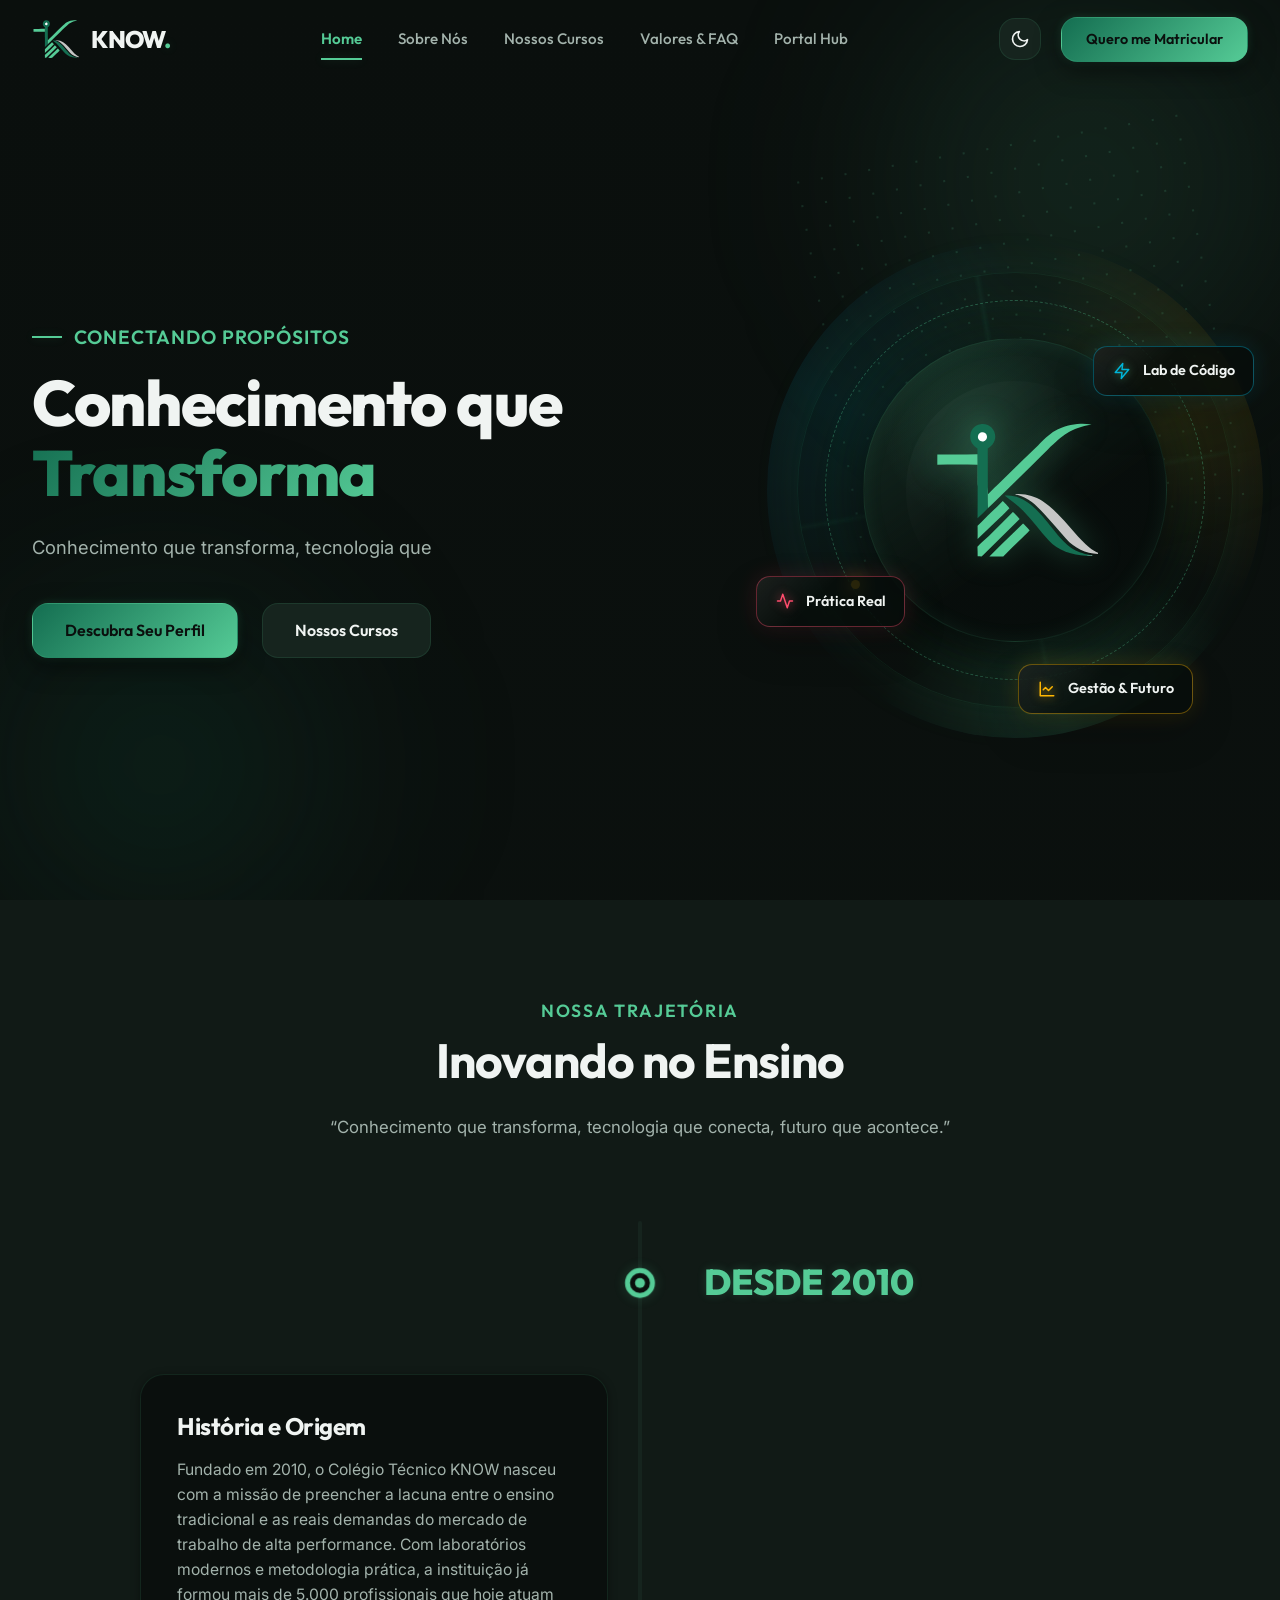
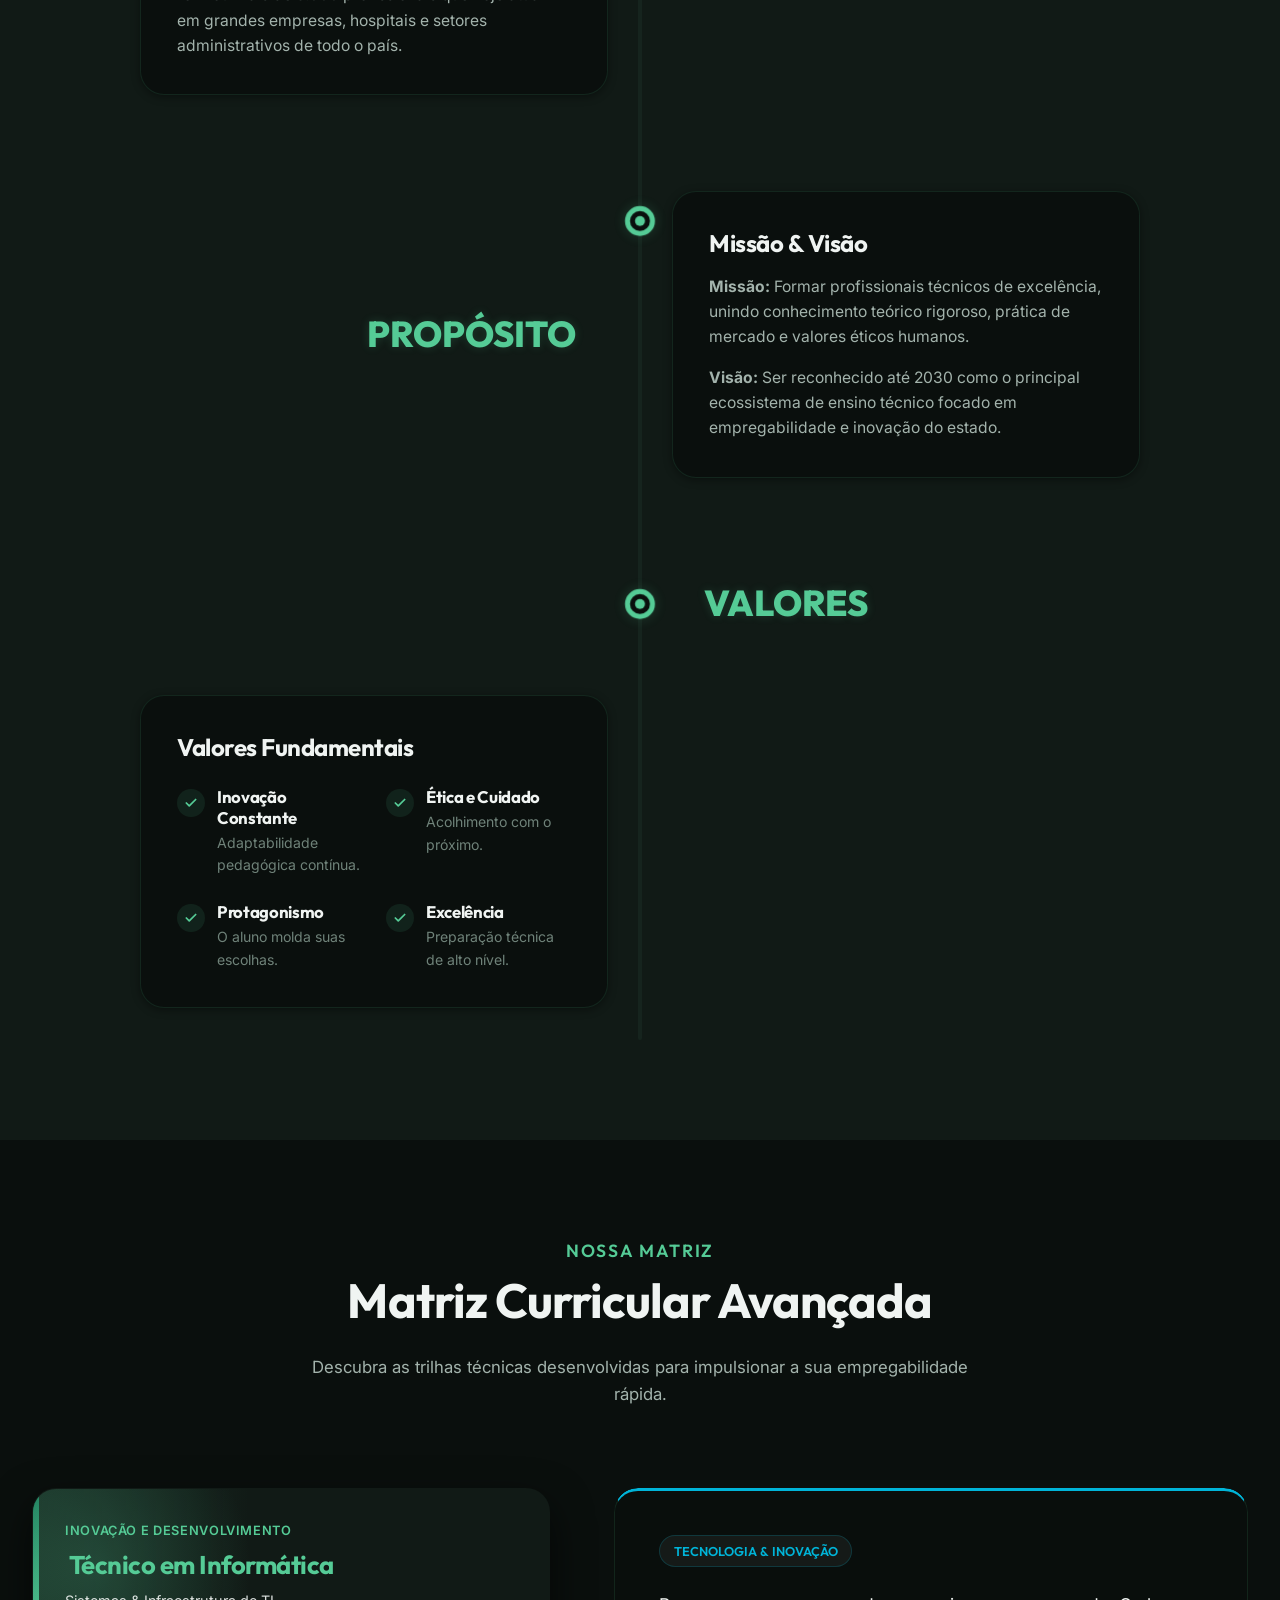
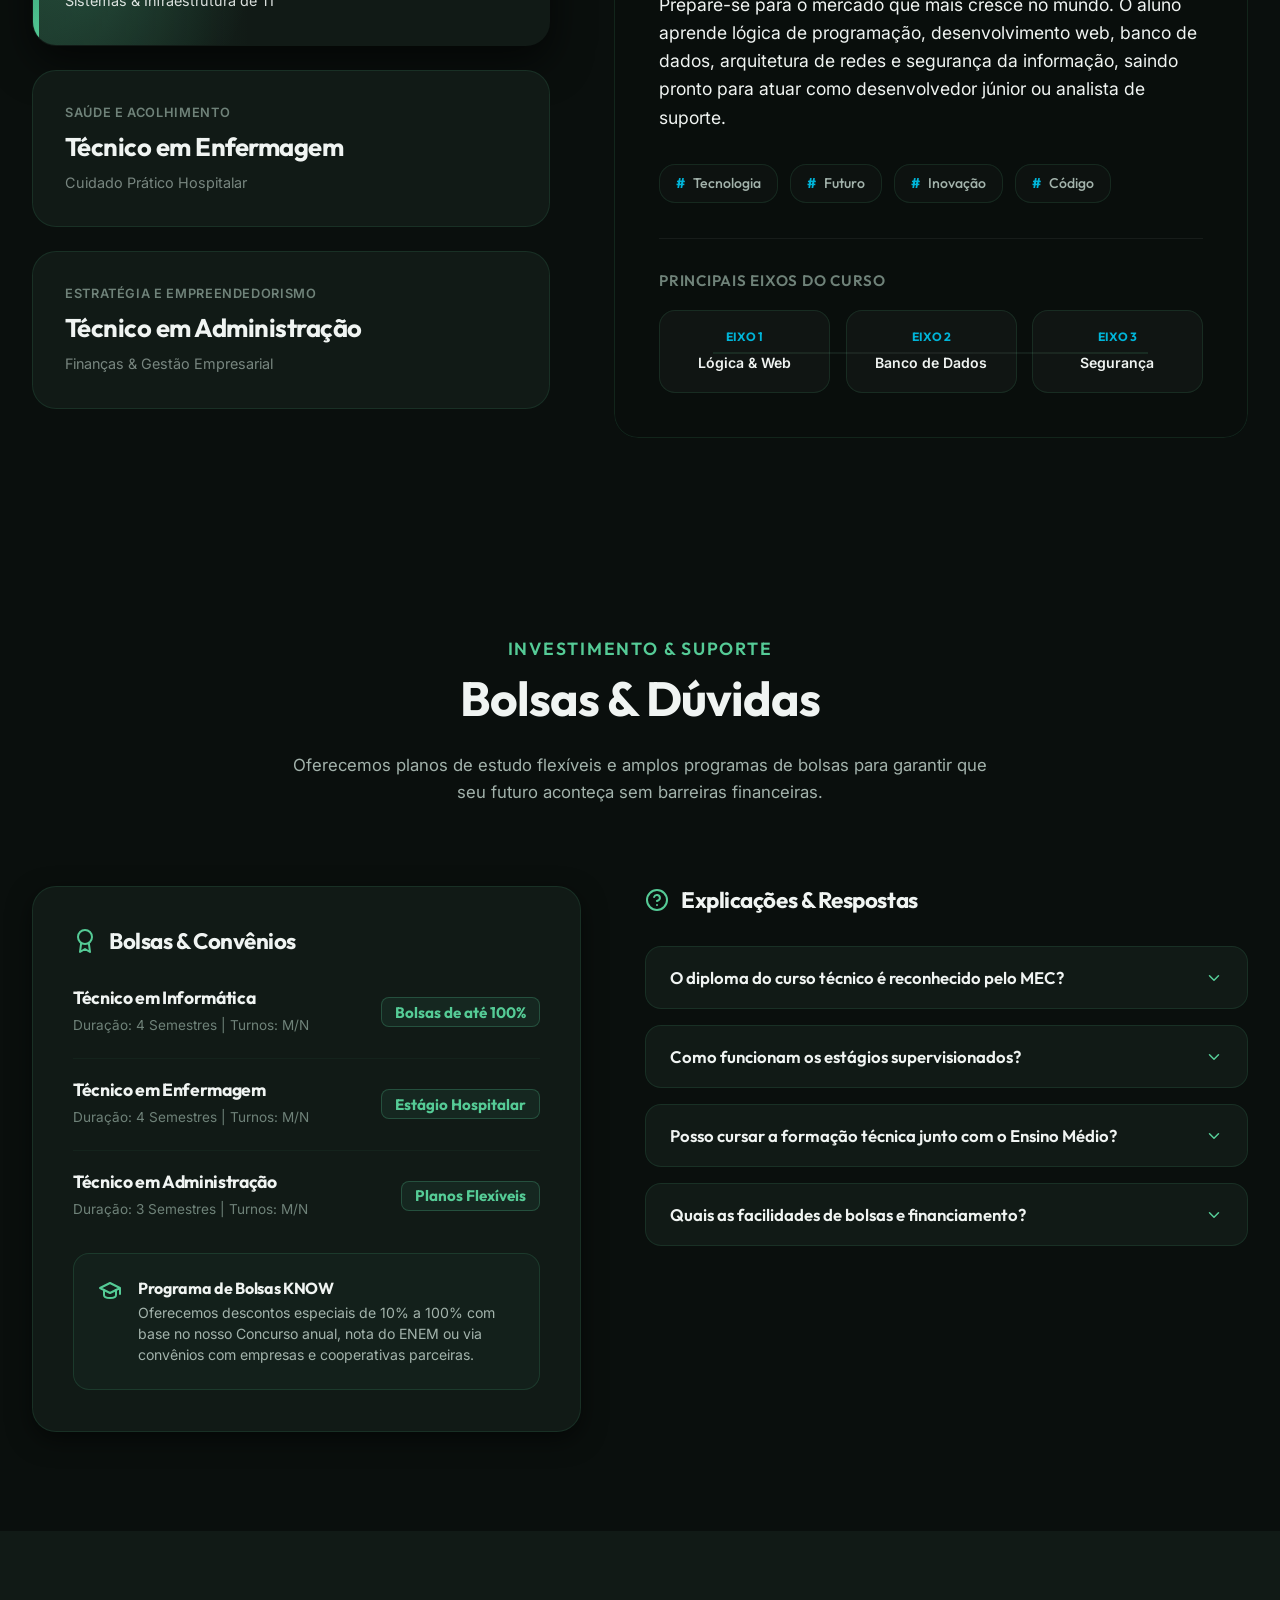
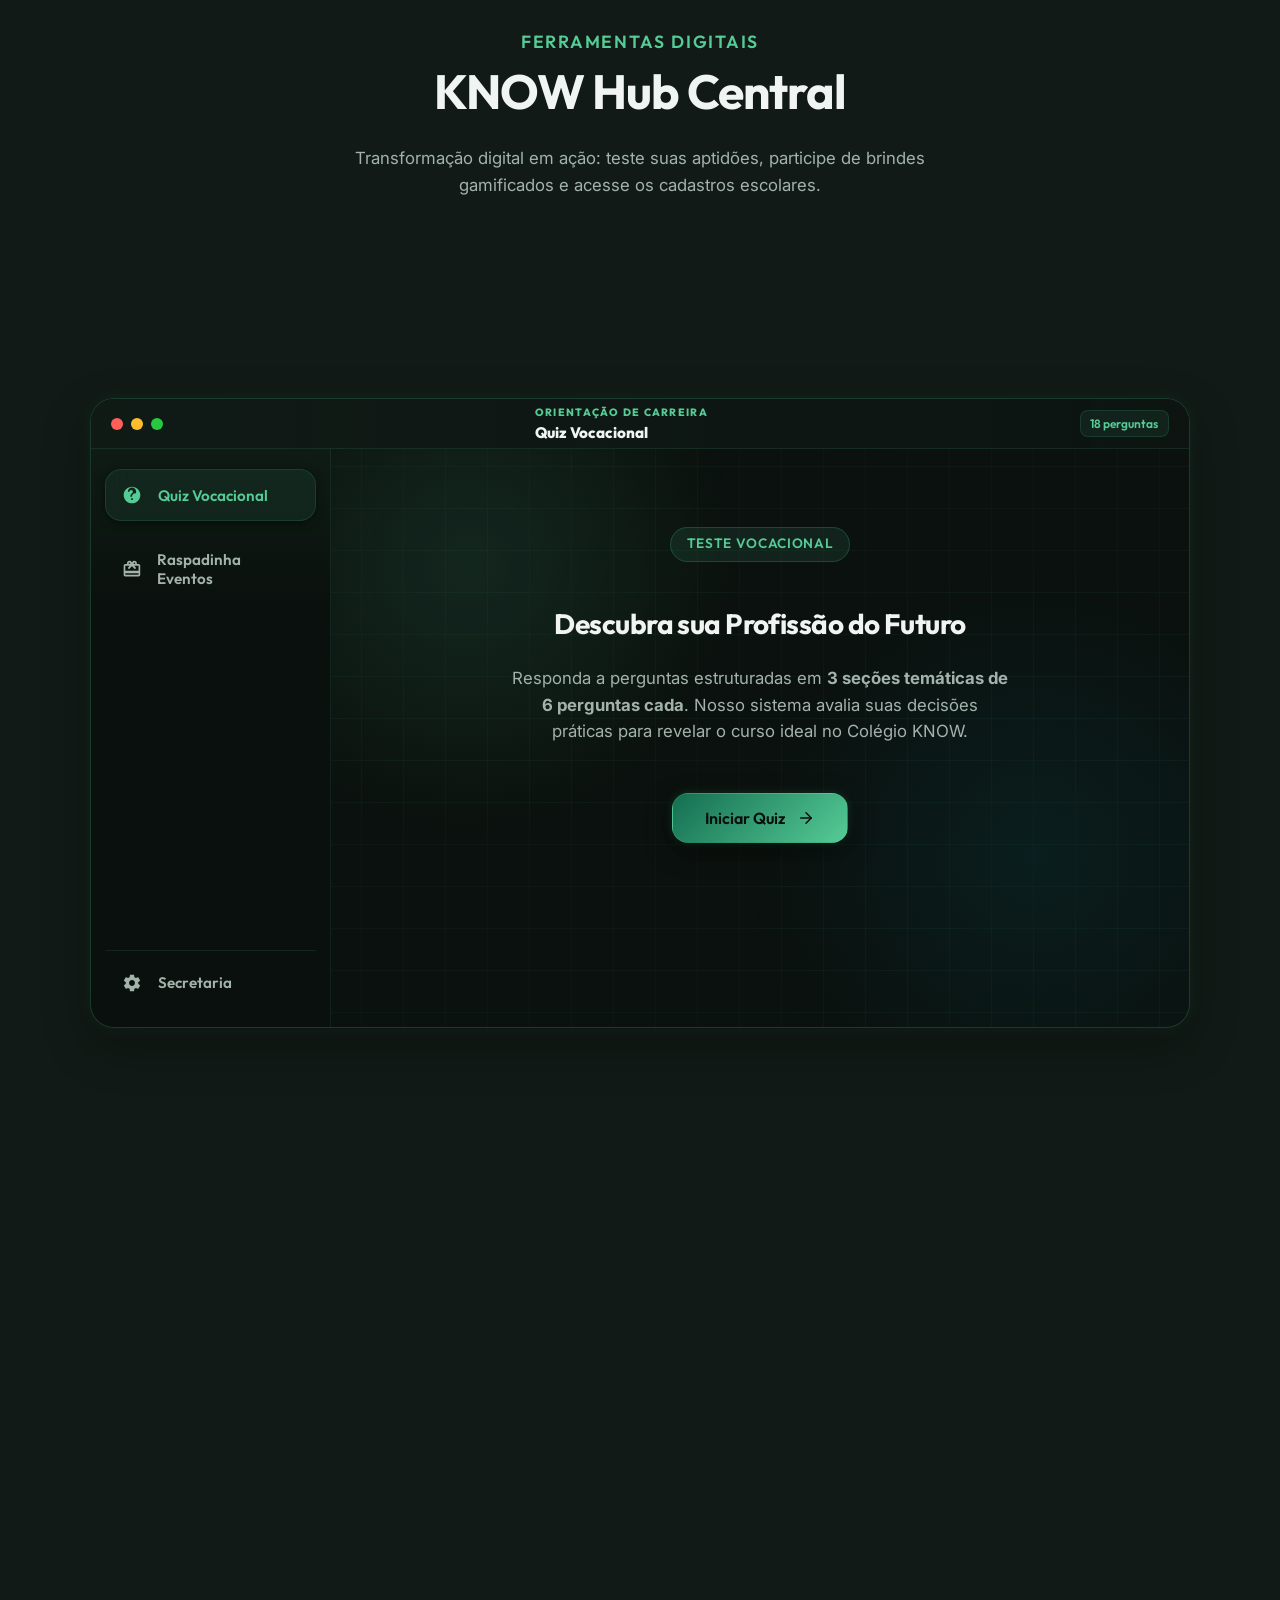
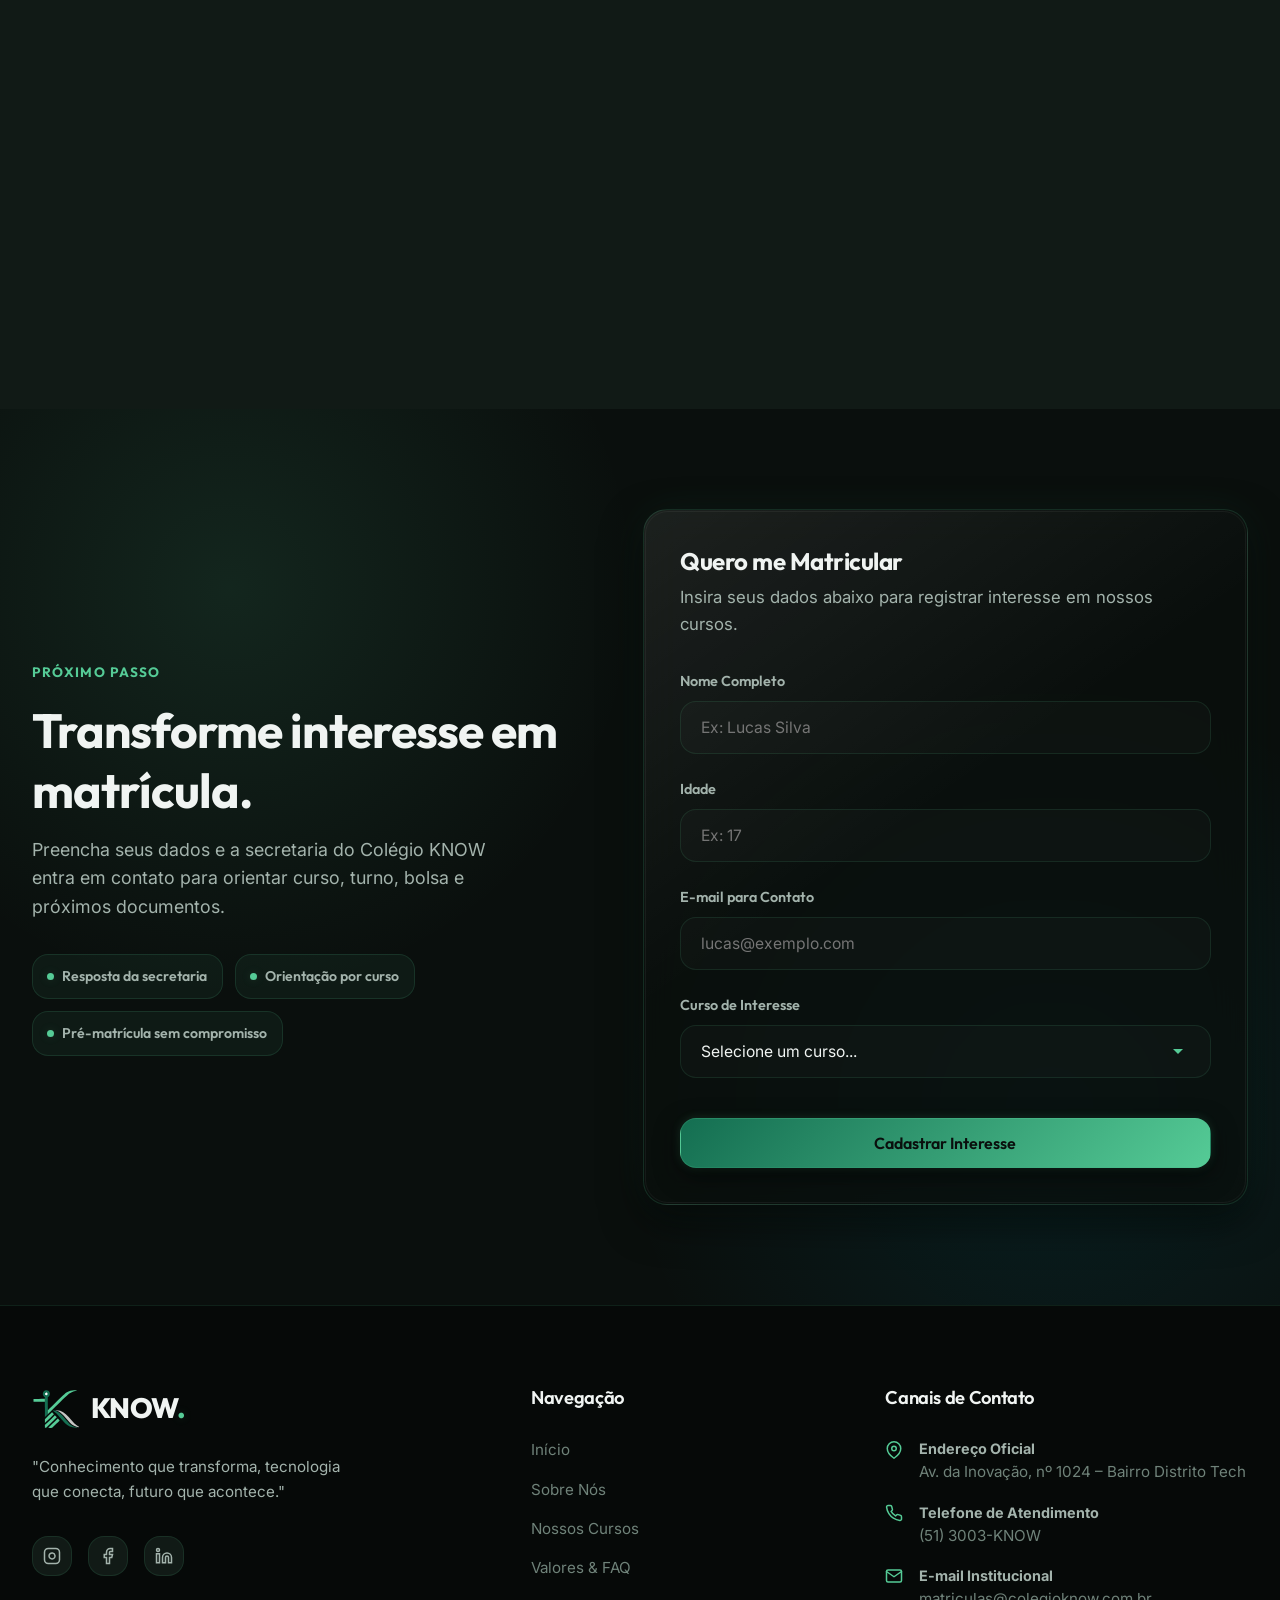
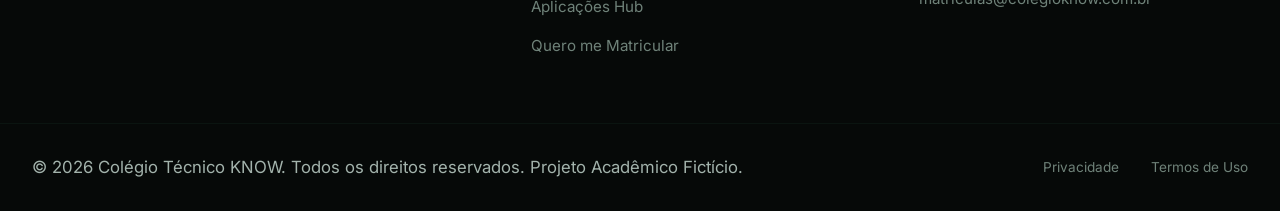
<file: index.html>
<!DOCTYPE html>
<html lang="pt-BR" data-theme="dark">
<head>
  <meta charset="UTF-8">
  <meta name="viewport" content="width=device-width, initial-scale=1.0">
  <meta name="description" content="Colégio Técnico KNOW - Conhecimento que transforma, tecnologia que conecta, futuro que acontece. Cursos técnicos em Informática, Enfermagem e Administração.">
  <link rel="icon" type="image/x-icon" href="/assets/logo-icon.svg">
  <title>Colégio Técnico KNOW | Ensino Técnico de Alta Performance</title>
  
  <!-- CSS Stylesheets -->
  <link rel="stylesheet" href="css/variables.css">
  <link rel="stylesheet" href="css/base.css">
  <link rel="stylesheet" href="css/layout.css">
  <link rel="stylesheet" href="css/courses.css">
  <link rel="stylesheet" href="css/widgets.css">

  <!-- Core Page Animation Helpers -->
  <style>
    /* Global scroll animation visibility utilities */
    .animate-in {
      opacity: 0;
      transform:
        translate3d(var(--reveal-x, 0), var(--reveal-y, 22px), 0)
        scale(var(--reveal-scale, 0.985));
      filter: blur(var(--reveal-blur, 5px));
      transition:
        opacity 0.85s cubic-bezier(0.16, 1, 0.3, 1),
        transform 0.85s cubic-bezier(0.16, 1, 0.3, 1),
        filter 0.85s cubic-bezier(0.16, 1, 0.3, 1);
      transition-delay: var(--reveal-delay, 0s);
      will-change: opacity, transform, filter;
    }
    .animate-in.fade-visible {
      opacity: 1;
      transform: translate3d(0, 0, 0) scale(1);
      filter: blur(0);
    }

    .courses-header,
    .finance-header,
    .hub-header,
    .about-header {
      --reveal-y: 18px;
      --reveal-blur: 4px;
    }

    .courses-nav-list,
    .tuition-card {
      --reveal-x: -26px;
      --reveal-y: 10px;
      --reveal-delay: 0.08s;
    }

    .courses-display,
    .faq-wrapper {
      --reveal-x: 26px;
      --reveal-y: 10px;
      --reveal-delay: 0.16s;
      --reveal-scale: 0.975;
    }

    .dashboard-window {
      --reveal-y: 32px;
      --reveal-scale: 0.975;
      --reveal-delay: 0.12s;
    }

    .enrollment-copy {
      --reveal-x: -24px;
      --reveal-y: 12px;
    }

    .enrollment-card {
      --reveal-x: 24px;
      --reveal-y: 12px;
      --reveal-delay: 0.12s;
      --reveal-scale: 0.975;
    }

    .fade-visible.courses-nav-list .courses-nav-item,
    .fade-visible.faq-wrapper .faq-item,
    .fade-visible.tuition-card .tuition-item,
    .fade-visible.dashboard-window .sidebar-btn {
      animation: revealChildItem 0.72s cubic-bezier(0.16, 1, 0.3, 1) both;
    }

    .fade-visible.courses-nav-list .courses-nav-item:nth-child(2),
    .fade-visible.faq-wrapper .faq-item:nth-of-type(2),
    .fade-visible.tuition-card .tuition-item:nth-child(2),
    .fade-visible.dashboard-window .sidebar-btn:nth-child(2) {
      animation-delay: 0.08s;
    }

    .fade-visible.courses-nav-list .courses-nav-item:nth-child(3),
    .fade-visible.faq-wrapper .faq-item:nth-of-type(3),
    .fade-visible.tuition-card .tuition-item:nth-child(3),
    .fade-visible.dashboard-window .sidebar-btn:nth-child(3) {
      animation-delay: 0.16s;
    }

    .fade-visible.faq-wrapper .faq-item:nth-of-type(4),
    .fade-visible.dashboard-window .sidebar-btn:nth-child(4) {
      animation-delay: 0.24s;
    }

    .fade-visible.tuition-card .scholarship-box,
    .fade-visible.dashboard-window .dashboard-canvas {
      animation: revealChildPanel 0.78s cubic-bezier(0.16, 1, 0.3, 1) 0.2s both;
    }

    @keyframes revealChildItem {
      from {
        opacity: 0;
        transform: translateY(14px);
        filter: blur(3px);
      }
      to {
        opacity: 1;
        transform: translateY(0);
        filter: blur(0);
      }
    }

    @keyframes revealChildPanel {
      from {
        opacity: 0;
        transform: translateY(18px) scale(0.985);
        filter: blur(4px);
      }
      to {
        opacity: 1;
        transform: translateY(0) scale(1);
        filter: blur(0);
      }
    }

    @media (prefers-reduced-motion: reduce) {
      .animate-in,
      .fade-visible.courses-nav-list .courses-nav-item,
      .fade-visible.faq-wrapper .faq-item,
      .fade-visible.tuition-card .tuition-item,
      .fade-visible.dashboard-window .sidebar-btn,
      .fade-visible.tuition-card .scholarship-box,
      .fade-visible.dashboard-window .dashboard-canvas {
        animation: none;
        transition: none;
        opacity: 1;
        transform: none;
        filter: none;
      }
    }
    
    /* Global course panel transition styling */
    .course-pane {
      display: none;
    }
    .course-pane.active {
      display: flex;
    }
  </style>
</head>
<body>

  <!-- ==========================================================================
       HEADER & NAVIGATION
       ========================================================================== -->
  <header class="header" id="main-header">
    <div class="container">
      <a class="logo" href="#home" id="nav-brand-logo">
        <img src="assets/logo-icon.svg" alt="Ícone Colégio KNOW" id="logo-icon-img">
        <span class="logo-text">KNOW<span>.</span></span>
      </a>
      
      <!-- Mobile menu trigger -->
      <div class="menu-btn" id="menu-btn" aria-label="Abrir Menu">
        <span></span>
        <span></span>
        <span></span>
      </div>

      <nav class="nav-menu" id="nav-menu">
        <a class="nav-link active" href="#home" id="link-home">Home</a>
        <a class="nav-link" href="#sobre" id="link-sobre">Sobre Nós</a>
        <a class="nav-link" href="#cursos" id="link-cursos">Nossos Cursos</a>
        <a class="nav-link" href="#financeiro" id="link-financeiro">Valores & FAQ</a>
        <a class="nav-link" href="#hub" id="link-hub">Portal Hub</a>
      </nav>

      <div class="nav-actions">
        <button class="theme-toggle" id="theme-toggle" title="Alternar Tema" aria-label="Alternar Tema Escuro e Claro">
          <!-- Sun Icon -->
          <svg class="sun-icon" width="20" height="20" viewBox="0 0 24 24" fill="none" stroke="currentColor" stroke-width="2" stroke-linecap="round" stroke-linejoin="round"><circle cx="12" cy="12" r="5"></circle><line x1="12" y1="1" x2="12" y2="3"></line><line x1="12" y1="21" x2="12" y2="23"></line><line x1="4.22" y1="4.22" x2="5.64" y2="5.64"></line><line x1="18.36" y1="18.36" x2="19.78" y2="19.78"></line><line x1="1" y1="12" x2="3" y2="12"></line><line x1="21" y1="12" x2="23" y2="12"></line><line x1="4.22" y1="19.78" x2="5.64" y2="18.36"></line><line x1="18.36" y1="5.64" x2="19.78" y2="4.22"></line></svg>
          <!-- Moon Icon -->
          <svg class="moon-icon" width="20" height="20" viewBox="0 0 24 24" fill="none" stroke="currentColor" stroke-width="2" stroke-linecap="round" stroke-linejoin="round"><path d="M21 12.79A9 9 0 1 1 11.21 3 7 7 0 0 0 21 12.79z"></path></svg>
        </button>
        <a class="btn btn-primary" href="#matricula" id="btn-header-cta" style="padding: 0.65rem 1.5rem; font-size: 0.9rem;">
          <span>Quero me Matricular</span>
        </a>
      </div>
    </div>
  </header>

  <main>
    <!-- ==========================================================================
         HOME (HERO BANNER)
         ========================================================================== -->
    <section class="hero-section" id="home">
      <div class="hero-bg">
        <div class="hero-glow-1"></div>
        <div class="hero-glow-2"></div>
        <div class="hero-grid"></div>
      </div>

      <div class="container hero-container">
        <div class="hero-content">
          <div class="hero-slogan">CONECTANDO PROPÓSITOS</div>
          <h1 class="hero-title">
            Conhecimento que <span class="text-gradient">Transforma</span>
          </h1>
          <p class="hero-description">
            <span id="hero-typing-text">Conhecimento que transforma...</span>
          </p>
          <div class="hero-actions">
            <a class="btn btn-primary" href="#hub" id="hero-btn-primary">
              <span>Descubra Seu Perfil</span>
            </a>
            <a class="btn btn-secondary" href="#cursos" id="hero-btn-secondary">
              <span>Nossos Cursos</span>
            </a>
          </div>
        </div>

        <div class="hero-graphic">
          <div class="hero-graphic-shell">
            <div class="hero-orbit-ring ring-outer"></div>
            <div class="hero-orbit-ring ring-inner"></div>
            <span class="hero-orbit-dot dot-3"></span>
            <div class="hero-graphic-circle"></div>
            <div class="hero-graphic-core">
              <img src="assets/logo-icon.svg" alt="Símbolo Colégio KNOW" id="hero-core-logo">
            </div>
            <!-- Floating Tech tags -->
            <div class="hero-floating-badge badge-1">
              <svg width="18" height="18" viewBox="0 0 24 24" fill="none" stroke="var(--brand-mint)" stroke-width="2" stroke-linecap="round" stroke-linejoin="round" style="filter: drop-shadow(0 0 4px rgba(85,203,150,0.5))"><polygon points="13 2 3 14 12 14 11 22 21 10 12 10 13 2"></polygon></svg>
              <span>Lab de Código</span>
            </div>
            <div class="hero-floating-badge badge-2">
              <svg width="18" height="18" viewBox="0 0 24 24" fill="none" stroke="var(--theme-enferm)" stroke-width="2" stroke-linecap="round" stroke-linejoin="round"><path d="M22 12h-4l-3 9L9 3l-3 9H2"></path></svg>
              <span>Prática Real</span>
            </div>
            <div class="hero-floating-badge badge-3">
              <svg width="18" height="18" viewBox="0 0 24 24" fill="none" stroke="var(--theme-admin)" stroke-width="2" stroke-linecap="round" stroke-linejoin="round"><path d="M3 3v18h18"></path><path d="m19 9-5 5-4-4-3 3"></path></svg>
              <span>Gestão & Futuro</span>
            </div>
          </div>
        </div>
      </div>
    </section>

    <!-- ==========================================================================
         SOBRE NÓS (HISTORY & VALUES STORYTELLING TIMELINE)
         ========================================================================== -->
    <section class="about-section section-padding" id="sobre">
      <div class="container">
        <div class="about-header animate-in">
          <h2><span>Nossa Trajetória</span>Inovando no Ensino</h2>
          <p>“Conhecimento que transforma, tecnologia que conecta, futuro que acontece.”</p>
        </div>

        <div class="storytelling-container" id="storytelling-container">
          <!-- Neon visual tracking track line -->
          <div class="storytelling-line"></div>
          <div class="storytelling-line-progress" id="storytelling-progress"></div>

          <!-- Chapter 1: História -->
          <div class="story-chapter">
            <div class="story-meta">
              <div class="story-date">DESDE 2010</div>
            </div>
            <div class="story-node"></div>
            <div class="story-content-box">
              <h3 class="story-title">História e Origem</h3>
              <p class="story-desc">Fundado em 2010, o Colégio Técnico KNOW nasceu com a missão de preencher a lacuna entre o ensino tradicional e as reais demandas do mercado de trabalho de alta performance. Com laboratórios modernos e metodologia prática, a instituição já formou mais de 5.000 profissionais que hoje atuam em grandes empresas, hospitais e setores administrativos de todo o país.</p>
            </div>
          </div>

          <!-- Chapter 2: Missão & Visão -->
          <div class="story-chapter">
            <div class="story-meta">
              <div class="story-date">PROPÓSITO</div>
            </div>
            <div class="story-node"></div>
            <div class="story-content-box">
              <h3 class="story-title">Missão & Visão</h3>
              <p class="story-desc" style="margin-bottom: 1rem;"><strong>Missão:</strong> Formar profissionais técnicos de excelência, unindo conhecimento teórico rigoroso, prática de mercado e valores éticos humanos.</p>
              <p class="story-desc"><strong>Visão:</strong> Ser reconhecido até 2030 como o principal ecossistema de ensino técnico focado em empregabilidade e inovação do estado.</p>
            </div>
          </div>

          <!-- Chapter 3: Valores -->
          <div class="story-chapter">
            <div class="story-meta">
              <div class="story-date">VALORES</div>
            </div>
            <div class="story-node"></div>
            <div class="story-content-box">
              <h3 class="story-title">Valores Fundamentais</h3>
              <div class="values-grid">
                <div class="value-item">
                  <div class="value-icon">
                    <svg width="14" height="14" viewBox="0 0 24 24" fill="none" stroke="currentColor" stroke-width="3" stroke-linecap="round" stroke-linejoin="round"><polyline points="20 6 9 17 4 12"></polyline></svg>
                  </div>
                  <div>
                    <h4>Inovação Constante</h4>
                    <p>Adaptabilidade pedagógica contínua.</p>
                  </div>
                </div>
                <div class="value-item">
                  <div class="value-icon">
                    <svg width="14" height="14" viewBox="0 0 24 24" fill="none" stroke="currentColor" stroke-width="3" stroke-linecap="round" stroke-linejoin="round"><polyline points="20 6 9 17 4 12"></polyline></svg>
                  </div>
                  <div>
                    <h4>Ética e Cuidado</h4>
                    <p>Acolhimento com o próximo.</p>
                  </div>
                </div>
                <div class="value-item">
                  <div class="value-icon">
                    <svg width="14" height="14" viewBox="0 0 24 24" fill="none" stroke="currentColor" stroke-width="3" stroke-linecap="round" stroke-linejoin="round"><polyline points="20 6 9 17 4 12"></polyline></svg>
                  </div>
                  <div>
                    <h4>Protagonismo</h4>
                    <p>O aluno molda suas escolhas.</p>
                  </div>
                </div>
                <div class="value-item">
                  <div class="value-icon">
                    <svg width="14" height="14" viewBox="0 0 24 24" fill="none" stroke="currentColor" stroke-width="3" stroke-linecap="round" stroke-linejoin="round"><polyline points="20 6 9 17 4 12"></polyline></svg>
                  </div>
                  <div>
                    <h4>Excelência</h4>
                    <p>Preparação técnica de alto nível.</p>
                  </div>
                </div>
              </div>
            </div>
          </div>
        </div>
      </div>
    </section>

    <!-- ==========================================================================
         NOSSOS CURSOS (INTERACTIVE ASYMMETRIC SPLIT SHOWCASE)
         ========================================================================== -->
    <section class="courses-section section-padding" id="cursos">
      <div class="container">
        <div class="courses-header animate-in">
          <h2><span>Nossa Matriz</span>Matriz Curricular Avançada</h2>
          <p>Descubra as trilhas técnicas desenvolvidas para impulsionar a sua empregabilidade rápida.</p>
        </div>

        <div class="courses-showcase">
          <!-- Course Selection Navigator (Left) -->
          <ul class="courses-nav-list animate-in">
            <li class="courses-nav-item active" data-target="pane-informatic" id="nav-item-info">
              <span class="courses-nav-tag">Inovação e Desenvolvimento</span>
              <h3 class="courses-nav-title">Técnico em Informática</h3>
              <span class="courses-nav-focus">Sistemas & Infraestrutura de TI</span>
            </li>
            <li class="courses-nav-item" data-target="pane-nursing" id="nav-item-nursing">
              <span class="courses-nav-tag">Saúde e Acolhimento</span>
              <h3 class="courses-nav-title">Técnico em Enfermagem</h3>
              <span class="courses-nav-focus">Cuidado Prático Hospitalar</span>
            </li>
            <li class="courses-nav-item" data-target="pane-admin" id="nav-item-admin">
              <span class="courses-nav-tag">Estratégia e Empreendedorismo</span>
              <h3 class="courses-nav-title">Técnico em Administração</h3>
              <span class="courses-nav-focus">Finanças & Gestão Empresarial</span>
            </li>
          </ul>

          <!-- Course Details Dynamic Screen (Right) -->
          <div class="courses-display animate-in">
            <!-- Pane 1: Informática -->
            <div class="course-pane pane-informatic active" id="pane-informatic">
              <div class="pane-card">
                <span class="pane-badge">TECNOLOGIA & INOVAÇÃO</span>
                <p class="pane-desc">Prepare-se para o mercado que mais cresce no mundo. O aluno aprende lógica de programação, desenvolvimento web, banco de dados, arquitetura de redes e segurança da informação, saindo pronto para atuar como desenvolvedor júnior ou analista de suporte.</p>
                
                <div class="pane-keywords">
                  <span class="keyword-tag">Tecnologia</span>
                  <span class="keyword-tag">Futuro</span>
                  <span class="keyword-tag">Inovação</span>
                  <span class="keyword-tag">Código</span>
                </div>

                <div class="curriculum-map">
                  <h4 class="curriculum-title">Principais Eixos do Curso</h4>
                  <div class="curriculum-steps">
                    <div class="curriculum-step">
                      <span class="step-num">Eixo 1</span>
                      <span class="step-name">Lógica & Web</span>
                    </div>
                    <div class="curriculum-step">
                      <span class="step-num">Eixo 2</span>
                      <span class="step-name">Banco de Dados</span>
                    </div>
                    <div class="curriculum-step">
                      <span class="step-num">Eixo 3</span>
                      <span class="step-name">Segurança</span>
                    </div>
                  </div>
                </div>
              </div>
            </div>

            <!-- Pane 2: Enfermagem -->
            <div class="course-pane pane-nursing" id="pane-nursing">
              <div class="pane-card">
                <span class="pane-badge">SAÚDE & CUIDADO</span>
                <p class="pane-desc">Formação técnica completa voltada para o cuidado e bem-estar do paciente. Com aulas práticas em laboratórios de última geração simulando ambientes hospitalares, o aluno aprende procedimentos de enfermagem, primeiros socorros, administração de medicamentos e biossegurança.</p>
                
                <div class="pane-keywords">
                  <span class="keyword-tag">Saúde</span>
                  <span class="keyword-tag">Cuidado</span>
                  <span class="keyword-tag">Confiança</span>
                  <span class="keyword-tag">Humanidade</span>
                </div>

                <div class="curriculum-map">
                  <h4 class="curriculum-title">Principais Eixos do Curso</h4>
                  <div class="curriculum-steps">
                    <div class="curriculum-step">
                      <span class="step-num">Eixo 1</span>
                      <span class="step-name">Fundamentos</span>
                    </div>
                    <div class="curriculum-step">
                      <span class="step-num">Eixo 2</span>
                      <span class="step-name">Enfermagem Clínica</span>
                    </div>
                    <div class="curriculum-step">
                      <span class="step-num">Eixo 3</span>
                      <span class="step-name">Prática Hospitalar</span>
                    </div>
                  </div>
                </div>
              </div>
            </div>

            <!-- Pane 3: Administração -->
            <div class="course-pane pane-admin" id="pane-admin">
              <div class="pane-card">
                <span class="pane-badge">GESTÃO & LIDERANÇA</span>
                <p class="pane-desc">O alicerce de qualquer empresa de sucesso. O curso capacita o aluno para gerenciar processos administrativos, planejar estratégias de marketing, controlar fluxo de caixa, coordenar equipes e desenvolver o espírito empreendedor para criar seu próprio negócio.</p>
                
                <div class="pane-keywords">
                  <span class="keyword-tag">Liderança</span>
                  <span class="keyword-tag">Estratégia</span>
                  <span class="keyword-tag">Organização</span>
                  <span class="keyword-tag">Finanças</span>
                </div>

                <div class="curriculum-map">
                  <h4 class="curriculum-title">Principais Eixos do Curso</h4>
                  <div class="curriculum-steps">
                    <div class="curriculum-step">
                      <span class="step-num">Eixo 1</span>
                      <span class="step-name">Empreendedorismo</span>
                    </div>
                    <div class="curriculum-step">
                      <span class="step-num">Eixo 2</span>
                      <span class="step-name">Finanças & Controles</span>
                    </div>
                    <div class="curriculum-step">
                      <span class="step-num">Eixo 3</span>
                      <span class="step-name">Gestão Estratégica</span>
                    </div>
                  </div>
                </div>
              </div>
            </div>
          </div>
        </div>
      </div>
    </section>

    <!-- ==========================================================================
         TUITION & FAQ SECTION (MENSALIDADES E EXPLICAÇÕES)
         ========================================================================== -->
    <section class="finance-section section-padding" id="financeiro">
      <div class="container">
        <div class="finance-header animate-in">
          <h2><span>Investimento & Suporte</span>Bolsas & Dúvidas</h2>
          <p>Oferecemos planos de estudo flexíveis e amplos programas de bolsas para garantir que seu futuro aconteça sem barreiras financeiras.</p>
        </div>

        <div class="finance-container">
          <!-- Left: Tuition & Scholarships info -->
          <div class="tuition-card animate-in">
            <h3 class="tuition-title">
              <svg width="24" height="24" viewBox="0 0 24 24" fill="none" stroke="var(--brand-mint)" stroke-width="2" stroke-linecap="round" stroke-linejoin="round"><circle cx="12" cy="8" r="7"></circle><polyline points="8.21 13.89 7 23 12 20 17 23 15.79 13.88"></polyline></svg>
              <span>Bolsas & Convênios</span>
            </h3>
            
            <div class="tuition-list">
              <div class="tuition-item">
                <div class="tuition-item-info">
                  <h4>Técnico em Informática</h4>
                  <span>Duração: 4 Semestres | Turnos: M/N</span>
                </div>
                <div class="tuition-price">
                  <span class="tuition-value" style="font-size: 0.95rem; font-weight: 700; background: rgba(85, 203, 150, 0.08); border: 1px solid rgba(85, 203, 150, 0.25); padding: 0.4rem 0.8rem; border-radius: 8px; color: var(--brand-mint); display: inline-block; white-space: nowrap;">Bolsas de até 100%</span>
                </div>
              </div>

              <div class="tuition-item">
                <div class="tuition-item-info">
                  <h4>Técnico em Enfermagem</h4>
                  <span>Duração: 4 Semestres | Turnos: M/N</span>
                </div>
                <div class="tuition-price">
                  <span class="tuition-value" style="font-size: 0.95rem; font-weight: 700; background: rgba(85, 203, 150, 0.08); border: 1px solid rgba(85, 203, 150, 0.25); padding: 0.4rem 0.8rem; border-radius: 8px; color: var(--brand-mint); display: inline-block; white-space: nowrap;">Estágio Hospitalar</span>
                </div>
              </div>

              <div class="tuition-item">
                <div class="tuition-item-info">
                  <h4>Técnico em Administração</h4>
                  <span>Duração: 3 Semestres | Turnos: M/N</span>
                </div>
                <div class="tuition-price">
                  <span class="tuition-value" style="font-size: 0.95rem; font-weight: 700; background: rgba(85, 203, 150, 0.08); border: 1px solid rgba(85, 203, 150, 0.25); padding: 0.4rem 0.8rem; border-radius: 8px; color: var(--brand-mint); display: inline-block; white-space: nowrap;">Planos Flexíveis</span>
                </div>
              </div>
            </div>

            <!-- Scholarship Box -->
            <div class="scholarship-box">
              <div class="scholarship-icon" style="color: var(--brand-mint)">
                <svg width="24" height="24" viewBox="0 0 24 24" fill="none" stroke="currentColor" stroke-width="2" stroke-linecap="round" stroke-linejoin="round"><path d="M22 10v6M2 10l10-5 10 5-10 5z"></path><path d="M6 12v5c0 2 2 3 6 3s6-1 6-3v-5"></path></svg>
              </div>
              <div class="scholarship-text">
                <h5>Programa de Bolsas KNOW</h5>
                <p>Oferecemos descontos especiais de 10% a 100% com base no nosso Concurso anual, nota do ENEM ou via convênios com empresas e cooperativas parceiras.</p>
              </div>
            </div>
          </div>

          <!-- Right: Interactive Accordion FAQ -->
          <div class="faq-wrapper animate-in">
            <h3 class="faq-title">
              <svg width="24" height="24" viewBox="0 0 24 24" fill="none" stroke="var(--brand-mint)" stroke-width="2" stroke-linecap="round" stroke-linejoin="round"><circle cx="12" cy="12" r="10"></circle><path d="M9.09 9a3 3 0 0 1 5.83 1c0 2-3 3-3 3"></path><line x1="12" y1="17" x2="12.01" y2="17"></line></svg>
              <span>Explicações & Respostas</span>
            </h3>

            <div class="faq-item">
              <button class="faq-trigger">
                <span>O diploma do curso técnico é reconhecido pelo MEC?</span>
                <svg class="faq-icon-arrow" width="18" height="18" viewBox="0 0 24 24" fill="none" stroke="currentColor" stroke-width="2" stroke-linecap="round" stroke-linejoin="round"><polyline points="6 9 12 15 18 9"></polyline></svg>
              </button>
              <div class="faq-content">
                <div class="faq-content-inner">
                  <p>Sim! Todos os cursos do Colégio Técnico KNOW são 100% autorizados e devidamente credenciados perante os órgãos estaduais de educação e o MEC. Nossos diplomas possuem validade nacional plena para fins profissionais e acadêmicos.</p>
                </div>
              </div>
            </div>

            <div class="faq-item">
              <button class="faq-trigger">
                <span>Como funcionam os estágios supervisionados?</span>
                <svg class="faq-icon-arrow" width="18" height="18" viewBox="0 0 24 24" fill="none" stroke="currentColor" stroke-width="2" stroke-linecap="round" stroke-linejoin="round"><polyline points="6 9 12 15 18 9"></polyline></svg>
              </button>
              <div class="faq-content">
                <div class="faq-content-inner">
                  <p>Mantemos parcerias e convênios formais com mais de 200 grandes empresas de tecnologia, hospitais de ponta e corporações locais. A escola auxilia na inserção rápida e faz a supervisão técnica completa para consolidar sua empregabilidade.</p>
                </div>
              </div>
            </div>

            <div class="faq-item">
              <button class="faq-trigger">
                <span>Posso cursar a formação técnica junto com o Ensino Médio?</span>
                <svg class="faq-icon-arrow" width="18" height="18" viewBox="0 0 24 24" fill="none" stroke="currentColor" stroke-width="2" stroke-linecap="round" stroke-linejoin="round"><polyline points="6 9 12 15 18 9"></polyline></svg>
              </button>
              <div class="faq-content">
                <div class="faq-content-inner">
                  <p>Com certeza! Nossa grade curricular e turnos flexíveis (matutino e noturno) foram estrategicamente estruturados para permitir que você estude em sua escola regular e concilie com o curso técnico simultaneamente, saindo formado em duas frentes.</p>
                </div>
              </div>
            </div>

            <div class="faq-item">
              <button class="faq-trigger">
                <span>Quais as facilidades de bolsas e financiamento?</span>
                <svg class="faq-icon-arrow" width="18" height="18" viewBox="0 0 24 24" fill="none" stroke="currentColor" stroke-width="2" stroke-linecap="round" stroke-linejoin="round"><polyline points="6 9 12 15 18 9"></polyline></svg>
              </button>
              <div class="faq-content">
                <div class="faq-content-inner">
                  <p>Além dos cupons instantâneos da nossa Raspadinha de Marketing (como descontos de 10% ou isenção da matrícula), você pode participar de provas de bolsas semestrais baseadas em mérito e usufruir de parcelamentos flexíveis sem juros.</p>
                </div>
              </div>
            </div>
          </div>
        </div>
      </div>
    </section>

    <!-- ==========================================================================
         HUB DE APLICAÇÕES INTERNAS (OS WINDOW STYLE DASHBOARD)
         ========================================================================== -->
    <section class="hub-section section-padding" id="hub">
      <div class="container">
        <div class="hub-header animate-in">
          <h2><span>Ferramentas Digitais</span>KNOW Hub Central</h2>
          <p>Transformação digital em ação: teste suas aptidões, participe de brindes gamificados e acesse os cadastros escolares.</p>
        </div>

        <div class="dashboard-pin-stage">
          <div class="dashboard-window animate-in" id="dashboard-window">
          <!-- OS Window Topbar -->
          <div class="window-bar">
            <div class="window-dots">
              <div class="window-dot red"></div>
              <div class="window-dot yellow"></div>
              <div class="window-dot green"></div>
            </div>
            <div class="window-title" id="window-title-text">
              <span class="window-title-kicker" id="window-title-kicker">KNOW Hub</span>
              <strong id="window-module-title">Quiz Vocacional</strong>
            </div>
            <div class="window-status" id="window-status">18 perguntas</div>
          </div>

          <!-- OS Window Body Grid -->
          <div class="window-body">
            <!-- Sidebar Navigation -->
            <aside class="dashboard-sidebar">
              <button class="sidebar-btn active" data-target="quiz-pane" data-title="Quiz Vocacional" data-kicker="Orientação de carreira" data-status="18 perguntas" id="sidebar-btn-quiz" aria-label="Quiz Vocacional">
                <svg viewBox="0 0 24 24"><path d="M12 2C6.48 2 2 6.48 2 12s4.48 10 10 10 10-4.48 10-10S17.52 2 12 2zm1 16h-2v-2h2v2zm1.07-7.75l-.9.92C12.45 11.9 12 12.5 12 14h-2v-.5c0-1.1.45-2.1 1.17-2.83l1.24-1.26c.37-.36.59-.86.59-1.41 0-1.1-.9-2-2-2s-2 .9-2 2H7c0-2.76 2.24-5 5-5s5 2.24 5 5c0 1.04-.42 1.99-1.07 2.25z"/></svg>
                <span>Quiz Vocacional</span>
              </button>
              
              <button class="sidebar-btn" data-target="scratch-pane" data-title="Raspadinha Eventos" data-kicker="Ativação presencial" data-status="Brindes KNOW" id="sidebar-btn-scratch" aria-label="Raspadinha Eventos">
                <svg viewBox="0 0 24 24"><path d="M20 6h-2.18c.11-.31.18-.65.18-1 0-1.66-1.34-3-3-3-1.05 0-1.96.54-2.5 1.35l-.5.67-.5-.68C10.96 2.54 10.05 2 9 2 7.34 2 6 3.34 6 5c0 .35.07.69.18 1H4c-1.11 0-1.99.89-1.99 2L2 19c0 1.11.89 2 2 2h16c1.11 0 2-.89 2-2V8c0-1.11-.89-2-2-2zm-5-2c.55 0 1 .45 1 1s-.45 1-1 1-1-.45-1-1 .45-1 1-1zM9 4c.55 0 1 .45 1 1s-.45 1-1 1-1-.45-1-1 .45-1 1-1zm11 15H4v-2h16v2zm0-5H4V8h5.08L7 10.83l1.41 1.42L12 8.67l3.59 3.58L17 10.83 14.92 8H20v6z"/></svg>
                <span>Raspadinha Eventos</span>
              </button>
              <button class="sidebar-btn sidebar-btn-admin" data-href="secretaria.html" data-title="Secretaria" data-kicker="Painel administrativo" data-status="Leads em tempo real" id="sidebar-btn-admin" aria-label="Secretaria">
                <svg viewBox="0 0 24 24"><path d="M19.43 12.98c.04-.32.07-.64.07-.98s-.03-.66-.07-.98l2.11-1.65c.19-.15.24-.42.12-.64l-2-3.46c-.12-.22-.39-.3-.61-.22l-2.49 1c-.52-.4-1.08-.73-1.69-.98l-.38-2.65C14.46 2.18 14.25 2 14 2h-4c-.25 0-.46.18-.49.42l-.38 2.65c-.61.25-1.17.59-1.69.98l-2.49-1c-.23-.09-.49 0-.61.22l-2 3.46c-.13.22-.07.49.12.64l2.11 1.65c-.04.32-.07.65-.07.98s.03.66.07.98l-2.11 1.65c-.19.15-.24.42-.12.64l2 3.46c.12.22.39.3.61.22l2.49-1c.52.4 1.08.73 1.69.98l.38 2.65c.03.24.24.42.49.42h4c.25 0 .46-.18.49-.42l.38-2.65c.61-.25 1.17-.59 1.69-.98l2.49 1c.23.09.49 0 .61-.22l2-3.46c.12-.22.07-.49-.12-.64l-2.11-1.65zM12 15.5c-1.93 0-3.5-1.57-3.5-3.5s1.57-3.5 3.5-3.5 3.5 1.57 3.5 3.5-1.57 3.5-3.5 3.5z"/></svg>
                <span>Secretaria</span>
              </button>
            </aside>

            <!-- Main Widget Panel Canvas -->
            <main class="dashboard-canvas">
              
              <!-- Tab 1: Quiz Vocacional -->
              <div class="widget-pane active" id="quiz-pane">
                <div class="quiz-widget" id="quiz-app">
                  <!-- Generated Reactively via js/quiz.js -->
                </div>
              </div>

              <!-- Tab 2: Raspadinha -->
              <div class="widget-pane" id="scratch-pane">
                <div class="scratch-widget" id="scratch-card-app">
                  <!-- Generated Reactively via js/scratchcard.js -->
                </div>
              </div>

            </main>
          </div>
          </div>
        </div>
      </div>
    </section>

    <!-- ==========================================================================
         FINAL CTA / MATRÍCULA
         ========================================================================== -->
    <section class="enrollment-section section-padding" id="matricula">
      <div class="container enrollment-container">
        <div class="enrollment-copy animate-in">
          <span class="enrollment-eyebrow">Próximo passo</span>
          <h2>Transforme interesse em matrícula.</h2>
          <p>Preencha seus dados e a secretaria do Colégio KNOW entra em contato para orientar curso, turno, bolsa e próximos documentos.</p>
          <div class="enrollment-points">
            <span>Resposta da secretaria</span>
            <span>Orientação por curso</span>
            <span>Pré-matrícula sem compromisso</span>
          </div>
        </div>

        <div class="enrollment-card animate-in">
          <div class="leads-widget">
            <div class="leads-header">
              <h3>Quero me Matricular</h3>
              <p>Insira seus dados abaixo para registrar interesse em nossos cursos.</p>
            </div>
            <div class="leads-form-wrapper">
              <form class="leads-form" id="leads-capture-form" novalidate>
                <div class="form-group">
                  <label class="form-label" for="lead-name">Nome Completo</label>
                  <div class="input-wrapper">
                    <input class="form-input" id="lead-name" type="text" placeholder="Ex: Lucas Silva" required>
                  </div>
                  <span class="error-message"></span>
                </div>
                <div class="form-group">
                  <label class="form-label" for="lead-age">Idade</label>
                  <div class="input-wrapper">
                    <input class="form-input" id="lead-age" type="number" placeholder="Ex: 17" required>
                  </div>
                  <span class="error-message"></span>
                </div>
                <div class="form-group">
                  <label class="form-label" for="lead-email">E-mail para Contato</label>
                  <div class="input-wrapper">
                    <input class="form-input" id="lead-email" type="email" placeholder="lucas@exemplo.com" required>
                  </div>
                  <span class="error-message"></span>
                </div>
                <div class="form-group">
                  <label class="form-label" for="lead-course">Curso de Interesse</label>
                  <div class="input-wrapper">
                    <select class="form-input" id="lead-course" required>
                      <option value="" disabled selected hidden>Selecione um curso...</option>
                      <option value="Técnico em Informática">Técnico em Informática</option>
                      <option value="Técnico em Enfermagem">Técnico em Enfermagem</option>
                      <option value="Técnico em Administração">Técnico em Administração</option>
                      <option value="Orientação de Carreira">Orientação de Carreira</option>
                    </select>
                  </div>
                  <span class="error-message"></span>
                </div>
                <button class="btn btn-primary" type="submit" style="margin-top: 1rem;">
                  <span>Cadastrar Interesse</span>
                </button>
              </form>
            </div>
          </div>
        </div>
      </div>
    </section>
  </main>

  <!-- ==========================================================================
       FOOTER
       ========================================================================== -->
  <footer class="footer">
    <div class="container footer-grid">
      
      <div class="footer-brand">
        <a class="logo" href="#home" id="footer-brand-logo">
          <img src="assets/logo-icon.svg" alt="Logo Colégio KNOW" id="footer-logo-img">
          <span class="logo-text">KNOW<span>.</span></span>
        </a>
        <p class="footer-slogan">"Conhecimento que transforma, tecnologia que conecta, futuro que acontece."</p>
        <div class="footer-socials">
          <a class="social-link" href="#" aria-label="Acesse nosso Instagram" title="Instagram">
            <svg width="18" height="18" viewBox="0 0 24 24" fill="none" stroke="currentColor" stroke-width="2"><rect x="2" y="2" width="20" height="20" rx="5" ry="5"></rect><path d="M16 11.37A4 4 0 1 1 12.63 8 4 4 0 0 1 16 11.37z"></path><line x1="17.5" y1="6.5" x2="17.51" y2="6.5"></line></svg>
          </a>
          <a class="social-link" href="#" aria-label="Acesse nosso Facebook" title="Facebook">
            <svg width="18" height="18" viewBox="0 0 24 24" fill="none" stroke="currentColor" stroke-width="2"><path d="M18 2h-3a5 5 0 0 0-5 5v3H7v4h3v8h4v-8h3l1-4h-4V7a1 1 0 0 1 1-1h3z"></path></svg>
          </a>
          <a class="social-link" href="#" aria-label="Acesse nosso LinkedIn" title="LinkedIn">
            <svg width="18" height="18" viewBox="0 0 24 24" fill="none" stroke="currentColor" stroke-width="2"><path d="M16 8a6 6 0 0 1 6 6v7h-4v-7a2 2 0 0 0-2-2 2 2 0 0 0-2 2v7h-4v-7a6 6 0 0 1 6-6z"></path><rect x="2" y="9" width="4" height="12"></rect><circle cx="4" cy="4" r="2"></circle></svg>
          </a>
        </div>
      </div>

      <div class="footer-nav">
        <h4 class="footer-title">Navegação</h4>
        <ul class="footer-links">
          <li><a href="#home">Início</a></li>
          <li><a href="#sobre">Sobre Nós</a></li>
          <li><a href="#cursos">Nossos Cursos</a></li>
          <li><a href="#financeiro">Valores & FAQ</a></li>
          <li><a href="#hub">Aplicações Hub</a></li>
          <li><a href="#matricula">Quero me Matricular</a></li>
        </ul>
      </div>

      <div class="footer-contact">
        <h4 class="footer-title">Canais de Contato</h4>
        <ul class="contact-list">
          <li class="contact-item">
            <span class="contact-icon" style="color: var(--brand-mint); display: flex; margin-top: 0.2rem;">
              <svg width="18" height="18" viewBox="0 0 24 24" fill="none" stroke="currentColor" stroke-width="2" stroke-linecap="round" stroke-linejoin="round"><path d="M21 10c0 7-9 13-9 13s-9-6-9-13a9 9 0 0 1 18 0z"></path><circle cx="12" cy="10" r="3"></circle></svg>
            </span>
            <div class="contact-text">
              <strong>Endereço Oficial</strong>
              Av. da Inovação, nº 1024 – Bairro Distrito Tech
            </div>
          </li>
          <li class="contact-item">
            <span class="contact-icon" style="color: var(--brand-mint); display: flex; margin-top: 0.2rem;">
              <svg width="18" height="18" viewBox="0 0 24 24" fill="none" stroke="currentColor" stroke-width="2" stroke-linecap="round" stroke-linejoin="round"><path d="M22 16.92v3a2 2 0 0 1-2.18 2 19.79 19.79 0 0 1-8.63-3.07 19.5 19.5 0 0 1-6-6 19.79 19.79 0 0 1-3.07-8.67A2 2 0 0 1 4.11 2h3a2 2 0 0 1 2 1.72 12.84 12.84 0 0 0 .7 2.81 2 2 0 0 1-.45 2.11L8.09 9.91a16 16 0 0 0 6 6l1.27-1.27a2 2 0 0 1 2.11-.45 12.84 12.84 0 0 0 2.81.7A2 2 0 0 1 22 16.92z"></path></svg>
            </span>
            <div class="contact-text">
              <strong>Telefone de Atendimento</strong>
              (51) 3003-KNOW
            </div>
          </li>
          <li class="contact-item">
            <span class="contact-icon" style="color: var(--brand-mint); display: flex; margin-top: 0.2rem;">
              <svg width="18" height="18" viewBox="0 0 24 24" fill="none" stroke="currentColor" stroke-width="2" stroke-linecap="round" stroke-linejoin="round"><path d="M4 4h16c1.1 0 2 .9 2 2v12c0 1.1-.9 2-2 2H4c-1.1 0-2-.9-2-2V6c0-1.1.9-2 2-2z"></path><polyline points="22,6 12,13 2,6"></polyline></svg>
            </span>
            <div class="contact-text">
              <strong>E-mail Institucional</strong>
              matriculas@colegioknow.com.br
            </div>
          </li>
        </ul>
      </div>
    </div>

    <div class="container footer-bottom">
      <p>&copy; 2026 Colégio Técnico KNOW. Todos os direitos reservados. Projeto Acadêmico Fictício.</p>
      <div class="footer-legal-links">
        <a href="#">Privacidade</a>
        <a href="#">Termos de Uso</a>
      </div>
    </div>
  </footer>

  <!-- Core JavaScript Modules -->
  <script src="js/quiz.js"></script>
  <script src="js/scratchcard.js"></script>
  <script src="js/leads.js"></script>
  <script src="js/app.js"></script>
</body>
</html>
</file>
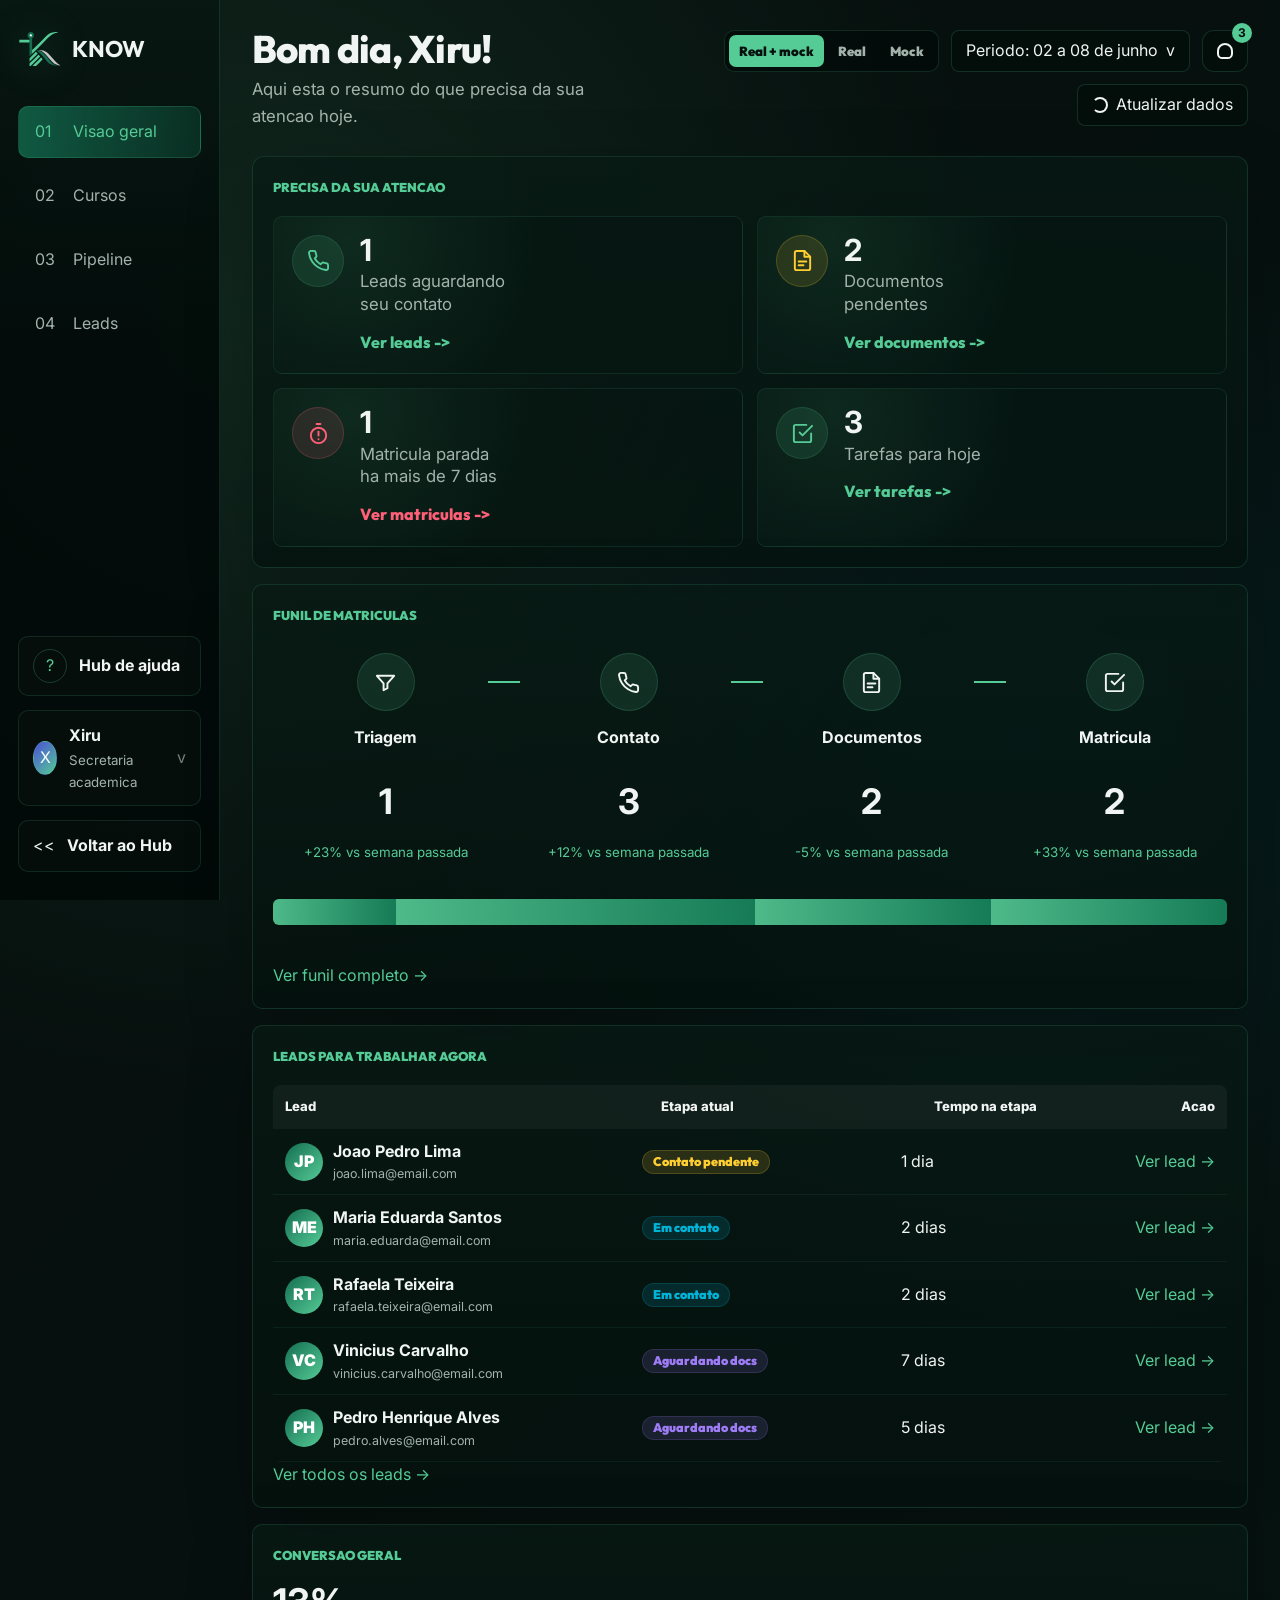
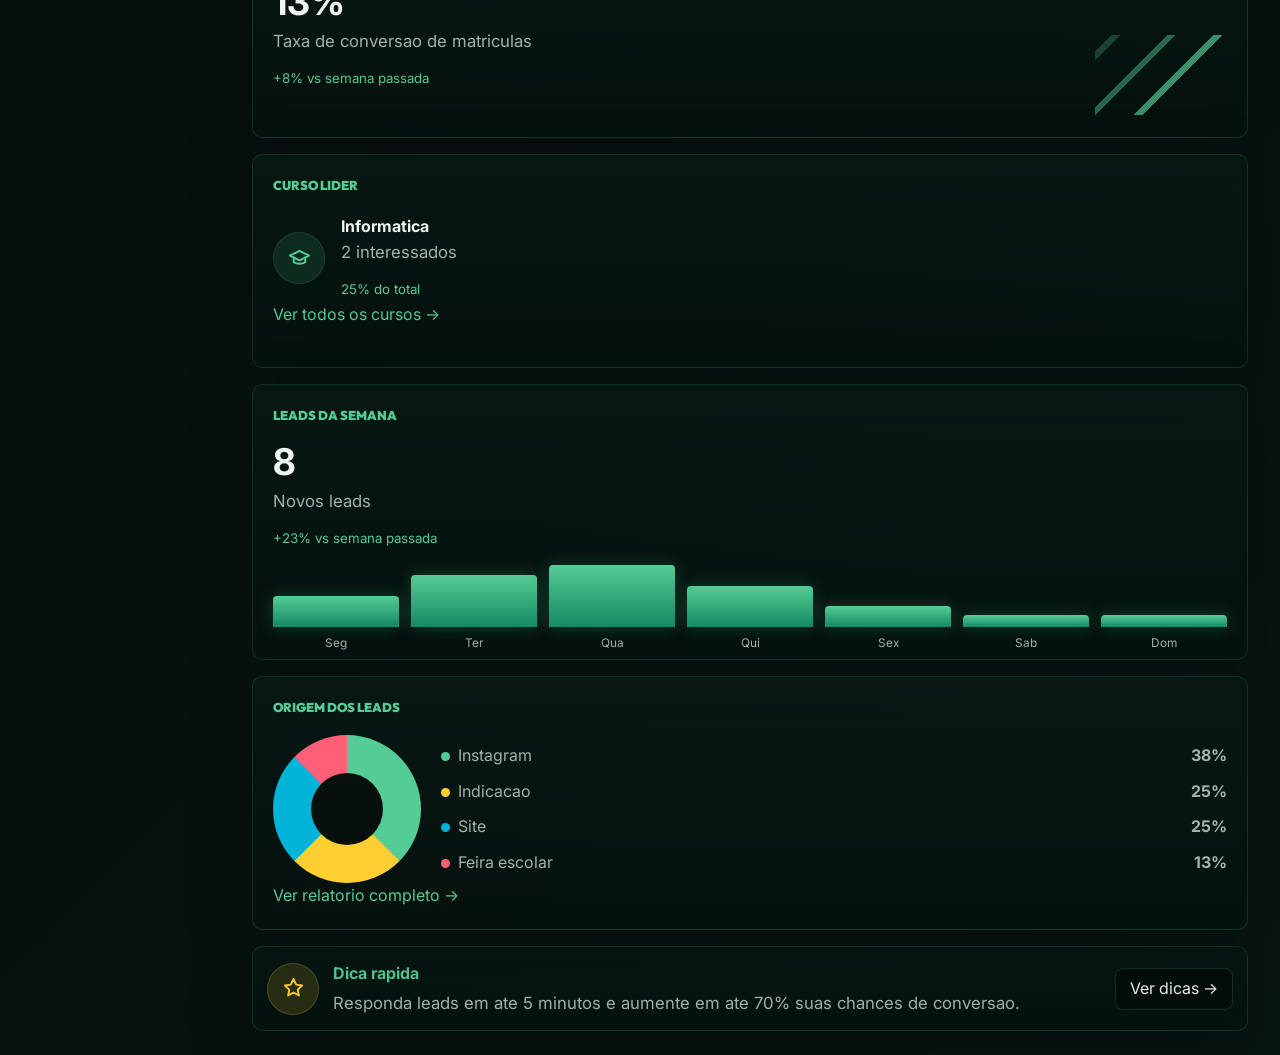
<file: secretaria.html>
<!DOCTYPE html>
<html lang="pt-BR">
<head>
  <meta charset="UTF-8">
  <meta name="viewport" content="width=device-width, initial-scale=1.0">
  <title>Secretaria KNOW | Painel de Leads</title>
  <link rel="stylesheet" href="css/variables.css">
  <link rel="stylesheet" href="css/base.css">
  <link rel="stylesheet" href="css/secretaria.css">
</head>
<body class="secretary-page">
  <div class="secretary-app">
    <aside class="secretary-sidebar" aria-label="Menu da Secretaria">
      <a class="secretary-logo" href="index.html#hub" aria-label="Voltar para o KNOW Hub">
        <span class="logo-symbol">
          <img src="assets/logo-icon.svg" alt="" aria-hidden="true">
        </span>
        <strong>KNOW</strong>
      </a>

      <nav class="secretary-menu" aria-label="Navegacao principal">
        <button class="menu-item active" type="button" data-view="overview">
          <span class="menu-index">01</span>
          <span>Visao geral</span>
        </button>
        <button class="menu-item" type="button" data-view="courses">
          <span class="menu-index">02</span>
          <span>Cursos</span>
        </button>
        <button class="menu-item" type="button" data-view="pipeline">
          <span class="menu-index">03</span>
          <span>Pipeline</span>
        </button>
        <button class="menu-item" type="button" data-view="leads">
          <span class="menu-index">04</span>
          <span>Leads</span>
        </button>
      </nav>

      <div class="sidebar-bottom">
        <button class="sidebar-card help-card" type="button">
          <span class="card-icon">?</span>
          <strong>Hub de ajuda</strong>
        </button>

        <div class="sidebar-card user-card">
          <span class="user-avatar">X</span>
          <div>
            <strong>Xiru</strong>
            <small>Secretaria academica</small>
          </div>
          <span class="chevron">v</span>
        </div>

        <a class="sidebar-card collapse-card hub-return-card" href="index.html#hub" aria-label="Voltar para o KNOW Hub">
          <span>&lt;&lt;</span>
          <strong>Voltar ao Hub</strong>
        </a>
      </div>
    </aside>

    <main class="secretary-content">
      <section class="secretary-view active" id="overview-view" data-view-panel="overview">
        <header class="overview-header">
          <div>
            <h1>Bom dia, Xiru!</h1>
            <p>Aqui esta o resumo do que precisa da sua atencao hoje.</p>
          </div>

          <div class="overview-actions">
            <div class="source-switch" role="group" aria-label="Fonte de dados">
              <button class="active" type="button" data-source="hybrid">Real + mock</button>
              <button type="button" data-source="real">Real</button>
              <button type="button" data-source="mock">Mock</button>
            </div>
            <button class="period-select" type="button">
              <span>Periodo: 02 a 08 de junho</span>
              <span>v</span>
            </button>
            <button class="notify-btn" type="button" aria-label="Notificacoes">
              <span class="icon-bell"></span>
              <strong>3</strong>
            </button>
            <button class="refresh-btn" type="button" id="refresh-data">
              <span class="icon-refresh"></span>
              Atualizar dados
            </button>
          </div>
        </header>

        <section class="attention-panel">
          <span class="section-label">Precisa da sua atencao</span>
          <div class="attention-grid">
            <article class="attention-card">
              <span class="attention-icon phone" aria-hidden="true">
                <svg viewBox="0 0 24 24"><path d="M22 16.9v3a2 2 0 0 1-2.2 2 19.8 19.8 0 0 1-8.6-3.1 19.5 19.5 0 0 1-6-6A19.8 19.8 0 0 1 2.1 4.2 2 2 0 0 1 4.1 2h3a2 2 0 0 1 2 1.7c.1 1 .4 2 .7 2.8a2 2 0 0 1-.5 2.1L8.1 9.9a16 16 0 0 0 6 6l1.3-1.2a2 2 0 0 1 2.1-.5c.9.3 1.8.6 2.8.7A2 2 0 0 1 22 16.9z"/></svg>
              </span>
              <div>
                <strong id="attention-contact">0</strong>
                <p>Leads aguardando<br>seu contato</p>
                <button type="button" data-jump-leads>Ver leads -></button>
              </div>
            </article>
            <article class="attention-card">
              <span class="attention-icon docs" aria-hidden="true">
                <svg viewBox="0 0 24 24"><path d="M14 2H6a2 2 0 0 0-2 2v16a2 2 0 0 0 2 2h12a2 2 0 0 0 2-2V8z"/><path d="M14 2v6h6"/><path d="M8 13h8"/><path d="M8 17h5"/></svg>
              </span>
              <div>
                <strong id="attention-docs">0</strong>
                <p>Documentos<br>pendentes</p>
                <button type="button">Ver documentos -></button>
              </div>
            </article>
            <article class="attention-card danger">
              <span class="attention-icon alert" aria-hidden="true">
                <svg viewBox="0 0 24 24"><path d="M10 2h4"/><path d="M12 14v-4"/><path d="M12 22a8 8 0 1 0 0-16 8 8 0 0 0 0 16z"/><path d="M12 18h.01"/></svg>
              </span>
              <div>
                <strong id="attention-stalled">0</strong>
                <p>Matricula parada<br>ha mais de 7 dias</p>
                <button type="button">Ver matriculas -></button>
              </div>
            </article>
            <article class="attention-card">
              <span class="attention-icon task" aria-hidden="true">
                <svg viewBox="0 0 24 24"><path d="M9 11l3 3L22 4"/><path d="M21 12v7a2 2 0 0 1-2 2H5a2 2 0 0 1-2-2V5a2 2 0 0 1 2-2h11"/></svg>
              </span>
              <div>
                <strong id="attention-tasks">3</strong>
                <p>Tarefas para hoje</p>
                <button type="button">Ver tarefas -></button>
              </div>
            </article>
          </div>
        </section>

        <section class="overview-grid">
          <article class="panel funnel-panel">
            <span class="section-label">Funil de matriculas</span>
            <div class="funnel-steps" id="funnel-steps"></div>
            <div class="funnel-bar" id="funnel-bar"></div>
            <button class="inline-link" type="button">Ver funil completo -></button>
          </article>

          <article class="panel work-panel">
            <span class="section-label">Leads para trabalhar agora</span>
            <div class="work-table">
              <div class="work-head">
                <span>Lead</span>
                <span>Etapa atual</span>
                <span>Tempo na etapa</span>
                <span>Acao</span>
              </div>
              <div id="work-leads"></div>
            </div>
            <button class="inline-link" type="button" data-jump-leads>Ver todos os leads -></button>
          </article>

          <article class="panel mini-panel">
            <span class="section-label">Conversao geral</span>
            <strong id="conversion-rate">0%</strong>
            <p>Taxa de conversao de matriculas</p>
            <small id="conversion-note">+8% vs semana passada</small>
            <div class="sparkline" aria-hidden="true"></div>
          </article>

          <article class="panel mini-panel course-leader">
            <span class="section-label">Curso lider</span>
            <div class="leader-row">
              <span class="leader-icon" aria-hidden="true">
                <svg viewBox="0 0 24 24"><path d="M22 10L12 5 2 10l10 5 10-5z"/><path d="M6 12v5c3 2 9 2 12 0v-5"/></svg>
              </span>
              <div>
                <strong id="leader-course">-</strong>
                <p id="leader-count">0 interessados</p>
                <small id="leader-percent">0% do total</small>
              </div>
            </div>
            <button class="inline-link" type="button">Ver todos os cursos -></button>
          </article>

          <article class="panel mini-panel week-panel">
            <span class="section-label">Leads da semana</span>
            <strong id="week-total">0</strong>
            <p>Novos leads</p>
            <small>+23% vs semana passada</small>
            <div class="week-bars" id="week-bars"></div>
          </article>

          <article class="panel mini-panel origin-panel">
            <span class="section-label">Origem dos leads</span>
            <div class="origin-wrap">
              <div class="origin-donut" id="origin-donut"></div>
              <div class="origin-legend" id="origin-legend"></div>
            </div>
            <button class="inline-link" type="button">Ver relatorio completo -></button>
          </article>
        </section>

        <section class="quick-tip">
          <span class="tip-icon" aria-hidden="true">
            <svg viewBox="0 0 24 24"><path d="M12 2l2.8 6 6.2.8-4.6 4.4 1.2 6.1L12 16.2 6.4 19.3l1.2-6.1L3 8.8 9.2 8z"/></svg>
          </span>
          <div>
            <strong>Dica rapida</strong>
            <p>Responda leads em ate 5 minutos e aumente em ate 70% suas chances de conversao.</p>
          </div>
          <button class="outline-action" type="button">Ver dicas -></button>
        </section>
      </section>

      <section class="secretary-view" id="courses-view" data-view-panel="courses">
        <div class="courses-layout">
          <div class="courses-main">
            <header class="leads-header">
              <div>
                <h1>Cursos</h1>
                <p>Acompanhe o desempenho dos cursos da escola e tome decisoes com base nos dados reais.</p>
              </div>
              <div class="leads-actions">
                <div class="source-switch compact" role="group" aria-label="Fonte de dados">
                  <button class="active" type="button" data-source="hybrid">Real + mock</button>
                  <button type="button" data-source="real">Real</button>
                  <button type="button" data-source="mock">Mock</button>
                </div>
                <button class="primary-action" type="button">+ Novo curso</button>
                <button class="ghost-action" type="button">Exportar relatorio</button>
              </div>
            </header>

            <section class="lead-kpis admin-kpis">
              <article>
                <span class="kpi-icon trend" aria-hidden="true">
                  <svg viewBox="0 0 24 24"><path d="M22 10L12 5 2 10l10 5 10-5z"/><path d="M6 12v5c3 2 9 2 12 0v-5"/></svg>
                </span>
                <span>Total de cursos</span>
                <strong id="course-total">3</strong>
                <small>ativos</small>
              </article>
              <article>
                <span class="kpi-icon user" aria-hidden="true">
                  <svg viewBox="0 0 24 24"><path d="M17 21v-2a4 4 0 0 0-4-4H7a4 4 0 0 0-4 4v2"/><path d="M10 11a4 4 0 1 0 0-8 4 4 0 0 0 0 8z"/><path d="M21 21v-2a4 4 0 0 0-3-3.9"/><path d="M16 3.1a4 4 0 0 1 0 7.8"/></svg>
                </span>
                <span>Total de interessados</span>
                <strong id="course-interested">0</strong>
                <small>leads no periodo</small>
              </article>
              <article>
                <span class="kpi-icon plus" aria-hidden="true">
                  <svg viewBox="0 0 24 24"><path d="M9 11l3 3L22 4"/><path d="M21 12v7a2 2 0 0 1-2 2H5a2 2 0 0 1-2-2V5a2 2 0 0 1 2-2h11"/></svg>
                </span>
                <span>Matriculas realizadas</span>
                <strong id="course-enrollments">0</strong>
                <small>no periodo</small>
              </article>
              <article>
                <span class="kpi-icon trend" aria-hidden="true">
                  <svg viewBox="0 0 24 24"><path d="M3 17l6-6 4 4 8-8"/><path d="M14 7h7v7"/></svg>
                </span>
                <span>Taxa de conversao media</span>
                <strong id="course-conversion">0%</strong>
                <small>+6% vs mes passado</small>
              </article>
            </section>

            <section class="course-toolbar">
              <button class="ghost-action" type="button">Periodo: Este mes</button>
              <select id="course-status-filter">
                <option value="all">Todos os status</option>
                <option value="Presencial">Presencial</option>
              </select>
              <select id="course-modality-filter">
                <option value="all">Todas as modalidades</option>
                <option value="Presencial">Presencial</option>
              </select>
              <label class="search-field">
                <input id="course-search" type="search" placeholder="Buscar curso...">
                <span>Buscar</span>
              </label>
            </section>

            <section class="course-table-card">
              <div class="course-table-head">
                <span>Curso</span>
                <span>Interessados</span>
                <span>Matriculas</span>
                <span>Taxa de conversao</span>
                <span>Desempenho</span>
                <span></span>
              </div>
              <div id="course-rows"></div>
              <div class="table-footer">
                <span id="course-table-count">Mostrando 0 cursos</span>
                <div class="pager">
                  <button type="button">&lt;</button>
                  <button class="active" type="button">1</button>
                  <button type="button">&gt;</button>
                </div>
              </div>
            </section>

            <section class="course-bottom-grid">
              <article class="panel course-chart-panel">
                <h2>Comparativo de desempenho</h2>
                <p>Visao geral da performance dos cursos</p>
                <div class="chart-legend">
                  <span style="--legend-color:#55cb96">Interessados</span>
                  <span style="--legend-color:#4d8dff">Matriculas</span>
                  <span style="--legend-color:#ff4d6d">Taxa de conversao</span>
                </div>
                <div class="course-compare" id="course-compare"></div>
              </article>
              <article class="panel course-chart-panel">
                <h2>Distribuicao de interessados</h2>
                <div class="course-donut-layout">
                  <div class="course-donut" id="course-donut"></div>
                  <div class="origin-legend" id="course-distribution"></div>
                </div>
              </article>
            </section>
          </div>

          <aside class="course-detail lead-detail" id="course-detail">
            <button class="close-detail" type="button" aria-label="Fechar painel">x</button>
            <div class="course-detail-head">
              <span class="course-detail-icon" id="course-detail-icon"></span>
              <div>
                <h2 id="course-detail-name">Enfermagem</h2>
                <span class="status-pill" id="course-detail-modality">Presencial</span>
              </div>
            </div>

            <div class="detail-tabs course-tabs" aria-label="Abas visuais do curso">
              <button class="active" type="button">Resumo</button>
              <span>Turmas</span>
              <span>Conteudo</span>
              <span>Desempenho</span>
              <span>Acoes</span>
            </div>

            <section class="summary-card">
              <div class="summary-row">
                <span>Sobre o curso</span>
                <p id="course-detail-about">Formacao completa para atuar na promocao, prevencao, recuperacao e reabilitacao.</p>
              </div>
              <div class="course-facts" id="course-detail-facts"></div>
            </section>

            <section class="next-step course-month-card">
              <span>Desempenho deste mes</span>
              <div class="course-month-stats">
                <div><strong id="course-month-interested">0</strong><small>Interessados</small></div>
                <div><strong id="course-month-enrollments">0</strong><small>Matriculas</small></div>
                <div><strong id="course-month-conversion">0%</strong><small>Conversao</small></div>
              </div>
              <div class="course-line-chart" id="course-line-chart"></div>
            </section>

            <section class="next-step">
              <span>Acoes rapidas</span>
              <div class="quick-actions-grid">
                <button class="ghost-action" type="button">Criar turma</button>
                <button class="ghost-action" type="button">Editar curso</button>
                <button class="ghost-action" type="button">Ver relatorio completo</button>
              </div>
            </section>
          </aside>
        </div>
      </section>

      <section class="secretary-view" id="pipeline-view" data-view-panel="pipeline">
        <header class="leads-header">
          <div>
            <h1>Pipeline</h1>
            <p>Acompanhe o funil de matriculas e movimente os leads pelas etapas.</p>
          </div>
          <div class="leads-actions">
            <button class="period-select" type="button">Periodo: Este mes <span>v</span></button>
            <button class="ghost-action" type="button">Filtros</button>
          </div>
        </header>

        <section class="lead-kpis admin-kpis">
          <article>
            <span class="kpi-icon user" aria-hidden="true">
              <svg viewBox="0 0 24 24"><path d="M17 21v-2a4 4 0 0 0-4-4H7a4 4 0 0 0-4 4v2"/><path d="M10 11a4 4 0 1 0 0-8 4 4 0 0 0 0 8z"/><path d="M21 21v-2a4 4 0 0 0-3-3.9"/><path d="M16 3.1a4 4 0 0 1 0 7.8"/></svg>
            </span>
            <span>Total de leads no funil</span>
            <strong id="pipeline-total">218</strong>
            <small>+18% vs mes passado</small>
          </article>
          <article>
            <span class="kpi-icon trend" aria-hidden="true">
              <svg viewBox="0 0 24 24"><path d="M3 17l6-6 4 4 8-8"/><path d="M14 7h7v7"/></svg>
            </span>
            <span>Taxa de conversao geral</span>
            <strong id="pipeline-rate">29%</strong>
            <small>+6% vs mes passado</small>
          </article>
          <article>
            <span class="kpi-icon plus" aria-hidden="true">
              <svg viewBox="0 0 24 24"><path d="M22 10L12 5 2 10l10 5 10-5z"/><path d="M6 12v5c3 2 9 2 12 0v-5"/></svg>
            </span>
            <span>Matriculas realizadas</span>
            <strong id="pipeline-enrollments">64</strong>
            <small>+12% vs mes passado</small>
          </article>
          <article>
            <span class="kpi-icon phone" aria-hidden="true">
              <svg viewBox="0 0 24 24"><path d="M10 2h4"/><path d="M12 14v-4"/><path d="M12 22a8 8 0 1 0 0-16 8 8 0 0 0 0 16z"/><path d="M12 18h.01"/></svg>
            </span>
            <span>Leads parados ha +7 dias</span>
            <strong id="pipeline-stalled">23</strong>
            <button class="inline-link" type="button" data-jump-leads>Ver leads -></button>
          </article>
        </section>

        <div class="pipeline-layout">
          <div class="pipeline-main">
            <section class="pipeline-board" id="pipeline-board"></section>
            <section class="pipeline-bottom-grid">
              <article class="panel stalled-panel">
                <h2>Leads parados ha mais de 7 dias</h2>
                <p>Leads que precisam de atencao imediata.</p>
                <div id="pipeline-stalled-list"></div>
                <button class="inline-link" type="button" data-jump-leads>Ver todos os leads parados -></button>
              </article>
              <article class="panel conversion-panel">
                <div class="panel-heading-inline">
                  <div>
                    <h2>Conversao ao longo do tempo</h2>
                    <p>Acompanhe a evolucao da taxa de conversao geral.</p>
                  </div>
                  <strong>29%</strong>
                </div>
                <div class="pipeline-line-chart" id="pipeline-line-chart"></div>
              </article>
            </section>
          </div>

          <aside class="pipeline-aside">
            <section class="panel">
              <h2>Resumo do funil</h2>
              <div class="funnel-summary" id="pipeline-summary"></div>
            </section>
            <section class="panel">
              <h2>Conversao por etapa</h2>
              <div class="stage-conversion" id="stage-conversion"></div>
            </section>
            <section class="panel bottleneck-panel">
              <h2>Gargalos do funil</h2>
              <p>Etapas que precisam de atencao</p>
              <div class="bottleneck-item warning">
                <strong>Muitos parados em Documentos</strong>
                <span>34 leads estao nesta etapa ha mais de 7 dias.</span>
                <button class="inline-link" type="button" data-jump-leads>Ver leads -></button>
              </div>
              <div class="bottleneck-item info">
                <strong>Queda na conversao</strong>
                <span>A conversao de Interessado para Documentos caiu 8%.</span>
                <button class="inline-link" type="button">Ver relatorio -></button>
              </div>
            </section>
          </aside>
        </div>
      </section>

      <section class="secretary-view" id="leads-view" data-view-panel="leads">
        <div class="leads-layout">
          <div class="leads-main">
            <header class="leads-header">
              <div>
                <h1>Leads</h1>
                <p>Gerencie e acompanhe todos os leads captados pela escola.</p>
              </div>
              <div class="leads-actions">
                <div class="source-switch compact" role="group" aria-label="Fonte de dados">
                  <button class="active" type="button" data-source="hybrid">Real + mock</button>
                  <button type="button" data-source="real">Real</button>
                  <button type="button" data-source="mock">Mock</button>
                </div>
                <button class="primary-action" type="button">+ Novo lead</button>
                <button class="ghost-action" type="button">Importar leads</button>
                <button class="ghost-action" type="button">Filtros</button>
              </div>
            </header>

            <section class="lead-kpis">
              <article>
                <span class="kpi-icon user" aria-hidden="true">
                  <svg viewBox="0 0 24 24"><path d="M20 21a8 8 0 0 0-16 0"/><path d="M12 11a4 4 0 1 0 0-8 4 4 0 0 0 0 8z"/></svg>
                </span>
                <span>Total de leads</span>
                <strong id="lead-total">0</strong>
                <small>+18% vs mes passado</small>
              </article>
              <article>
                <span class="kpi-icon plus" aria-hidden="true">
                  <svg viewBox="0 0 24 24"><path d="M12 5v14"/><path d="M5 12h14"/></svg>
                </span>
                <span>Novos esta semana</span>
                <strong id="lead-new-week">0</strong>
                <small>+12% vs semana passada</small>
              </article>
              <article>
                <span class="kpi-icon phone" aria-hidden="true">
                  <svg viewBox="0 0 24 24"><path d="M22 16.9v3a2 2 0 0 1-2.2 2 19.8 19.8 0 0 1-8.6-3.1 19.5 19.5 0 0 1-6-6A19.8 19.8 0 0 1 2.1 4.2 2 2 0 0 1 4.1 2h3a2 2 0 0 1 2 1.7c.1 1 .4 2 .7 2.8a2 2 0 0 1-.5 2.1L8.1 9.9a16 16 0 0 0 6 6l1.3-1.2a2 2 0 0 1 2.1-.5c.9.3 1.8.6 2.8.7A2 2 0 0 1 22 16.9z"/></svg>
                </span>
                <span>Em contato</span>
                <strong id="lead-in-contact">0</strong>
                <small id="lead-contact-percent">0% do total</small>
              </article>
              <article>
                <span class="kpi-icon trend" aria-hidden="true">
                  <svg viewBox="0 0 24 24"><path d="M3 17l6-6 4 4 8-8"/><path d="M14 7h7v7"/></svg>
                </span>
                <span>Conversao geral</span>
                <strong id="lead-conversion">0%</strong>
                <small>+8% vs mes passado</small>
              </article>
            </section>

            <section class="lead-filters">
              <label class="search-field">
                <input id="lead-search" type="search" placeholder="Buscar por nome, telefone, email ou curso...">
                <span>Buscar</span>
              </label>
              <select id="status-filter">
                <option value="all">Todos os status</option>
                <option value="Contato pendente">Contato pendente</option>
                <option value="Em contato">Em contato</option>
                <option value="Aguardando docs">Aguardando docs</option>
                <option value="Interessado">Interessado</option>
                <option value="Triagem">Triagem</option>
              </select>
              <select id="course-filter">
                <option value="all">Todos os cursos</option>
                <option value="Informatica">Informatica</option>
                <option value="Enfermagem">Enfermagem</option>
                <option value="Administracao">Administracao</option>
                <option value="Design Grafico">Design Grafico</option>
              </select>
              <select id="origin-filter">
                <option value="all">Todas as origens</option>
                <option value="Instagram">Instagram</option>
                <option value="Indicacao">Indicacao</option>
                <option value="Site">Site</option>
                <option value="Feira escolar">Feira escolar</option>
              </select>
              <button class="ghost-action" type="button">Mais filtros</button>
            </section>

            <section class="lead-table-card">
              <table class="leads-table">
                <thead>
                  <tr>
                    <th>Lead</th>
                    <th>Curso de interesse</th>
                    <th>Origem</th>
                    <th>Status</th>
                    <th>Ultimo contato</th>
                    <th>Acoes</th>
                  </tr>
                </thead>
                <tbody id="lead-table-body"></tbody>
              </table>
              <div class="table-footer">
                <span id="table-count">Mostrando 0 leads</span>
                <div class="pager">
                  <button type="button">&lt;</button>
                  <button class="active" type="button">1</button>
                  <button type="button">2</button>
                  <button type="button">3</button>
                  <span>...</span>
                  <button type="button">28</button>
                  <button type="button">&gt;</button>
                </div>
                <button type="button">8 por pagina v</button>
              </div>
            </section>
          </div>

          <aside class="lead-detail" id="lead-detail">
            <button class="close-detail" type="button" aria-label="Fechar painel">x</button>
            <div class="detail-person">
              <span class="detail-avatar" id="detail-avatar">JL</span>
              <button class="star-btn" type="button">*</button>
              <h2 id="detail-name">Joao Pedro Lima</h2>
              <span class="status-pill yellow" id="detail-status">Contato pendente</span>
              <p class="contact-line"><span>Tel</span><span id="detail-phone">(11) 98765-4321</span></p>
              <p class="contact-line"><span>Email</span><span id="detail-email">joao.lima@email.com</span></p>
              <p class="contact-line"><span>Origem</span><span id="detail-origin">Instagram</span></p>
              <small id="detail-date">Cadastrado em 02/06/2025 as 09:15</small>
            </div>

            <div class="detail-actions">
              <button class="outline-action" type="button">Registrar contato</button>
              <button class="ghost-action" type="button">Agendar retorno</button>
              <button class="ghost-action" type="button">...</button>
            </div>

            <div class="detail-tabs" aria-label="Abas visuais do lead">
              <button class="active" type="button">Resumo</button>
              <span>Historico</span>
              <span>Observacoes</span>
              <span>Documentos</span>
            </div>

            <section class="summary-card">
              <div class="summary-row">
                <span>Curso de interesse</span>
                <strong id="detail-course">Informatica</strong>
                <small>1 opcao</small>
              </div>
              <div class="summary-grid">
                <div>
                  <span>Etapa atual</span>
                  <strong id="detail-stage">Contato pendente</strong>
                </div>
                <div>
                  <span>Tempo na etapa</span>
                  <strong id="detail-time">1 dia</strong>
                </div>
              </div>
              <div class="summary-row">
                <span>Interesse</span>
                <strong class="stars">* * * * -</strong>
              </div>
              <div class="summary-row">
                <span>Observacoes rapidas</span>
                <p id="detail-note">Interessado no periodo noturno. Perguntou sobre bolsas.</p>
                <button class="ghost-action visual-only" type="button">Ver todas as observacoes -></button>
              </div>
            </section>

            <section class="next-step">
              <span>Proximo passo sugerido</span>
              <p id="detail-next">Fazer primeiro contato por WhatsApp</p>
              <button class="primary-action" type="button">Marcar como contactado</button>
            </section>
          </aside>
        </div>
      </section>
    </main>
  </div>

  <script src="js/secretaria-dashboard.js"></script>
</body>
</html>
</file>
<file: css/variables.css>
/* css/variables.css - Colégio Técnico KNOW Design Tokens */

@import url('https://fonts.googleapis.com/css2?family=Inter:wght@300;400;500;600;700&family=Outfit:wght@400;500;600;700;800&display=swap');

:root {
  /* Color Palette - HSL values based on the official Logo */
  --hue-green-deep: 160;
  --hue-green-mint: 152;
  --hue-gray-sage: 168;
  
  /* Fonts */
  --font-headings: 'Outfit', -apple-system, BlinkMacSystemFont, "Segoe UI", Roboto, sans-serif;
  --font-body: 'Inter', -apple-system, BlinkMacSystemFont, "Segoe UI", Roboto, sans-serif;

  /* Animation Timings */
  --transition-fast: 0.2s cubic-bezier(0.4, 0, 0.2, 1);
  --transition-normal: 0.35s cubic-bezier(0.4, 0, 0.2, 1);
  --transition-slow: 0.6s cubic-bezier(0.4, 0, 0.2, 1);
  --transition-spring: 0.5s cubic-bezier(0.175, 0.885, 0.32, 1.275);

  /* Layout Constants */
  --nav-height: 80px;
  --nav-height-shrunk: 65px;
  --border-radius-sm: 8px;
  --border-radius-md: 16px;
  --border-radius-lg: 24px;
  --border-radius-full: 9999px;
  
  /* Shadows & Glows */
  --glow-mint-sm: 0 0 10px hsla(152, 53%, 56%, 0.2);
  --glow-mint-md: 0 0 20px hsla(152, 53%, 56%, 0.4);
  --glow-mint-lg: 0 0 35px hsla(152, 53%, 56%, 0.6);
  --glow-deep-sm: 0 0 10px hsla(160, 69%, 26%, 0.3);
  
  /* Theme Settings - Dark Mode (Default Premium Theme) */
  --bg-primary: #0a0f0d;
  --bg-secondary: #111a16;
  --bg-tertiary: #16241e;
  --bg-glass: rgba(10, 15, 13, 0.75);
  --border-glass: rgba(85, 203, 150, 0.12);
  --border-glass-hover: rgba(85, 203, 150, 0.3);
  
  --text-primary: #f0f4f2;
  --text-secondary: #a3b3ac;
  --text-muted: #6f8279;
  
  --brand-deep: #146E51;
  --brand-mint: #55CB96;
  --brand-mint-hover: #6ae0ab;
  --brand-sage: #7C9993;
  --brand-light: #C2CBCC;
  
  --gradient-brand: linear-gradient(135deg, #146E51 0%, #55CB96 100%);
  --gradient-dark: linear-gradient(180deg, #0a0f0d 0%, #111a16 100%);
  --gradient-glass: linear-gradient(135deg, rgba(20, 110, 81, 0.1) 0%, rgba(85, 203, 150, 0.05) 100%);
  
  --shadow-sm: 0 2px 8px rgba(0, 0, 0, 0.4);
  --shadow-md: 0 8px 24px rgba(0, 0, 0, 0.5);
  --shadow-lg: 0 16px 40px rgba(0, 0, 0, 0.6);
  
  /* Specific Course Subtheme Colors */
  --theme-info: #00b4d8;
  --theme-info-rgb: 0, 180, 216;
  --theme-enferm: #ff4d6d;
  --theme-enferm-rgb: 255, 77, 109;
  --theme-admin: #ffb703;
  --theme-admin-rgb: 255, 183, 3;
}

/* Light Theme overrides if toggled */
[data-theme="light"] {
  --bg-primary: #f4f8f6;
  --bg-secondary: #ffffff;
  --bg-tertiary: #e9f2ee;
  --bg-glass: rgba(244, 248, 246, 0.8);
  --border-glass: rgba(20, 110, 81, 0.08);
  --border-glass-hover: rgba(20, 110, 81, 0.2);
  
  --text-primary: #111a16;
  --text-secondary: #4a5c54;
  --text-muted: #7c9389;
  
  --gradient-dark: linear-gradient(180deg, #f4f8f6 0%, #ffffff 100%);
  --gradient-glass: linear-gradient(135deg, rgba(20, 110, 81, 0.04) 0%, rgba(85, 203, 150, 0.08) 100%);
  
  --shadow-sm: 0 2px 8px rgba(20, 110, 81, 0.06);
  --shadow-md: 0 8px 24px rgba(20, 110, 81, 0.1);
  --shadow-lg: 0 16px 40px rgba(20, 110, 81, 0.14);
}
</file>
<file: css/base.css>
/* css/base.css - Reset e Estilos Globais */

*, *::before, *::after {
  box-sizing: border-box;
  margin: 0;
  padding: 0;
}

html {
  scroll-behavior: smooth;
  font-size: 16px;
  -webkit-font-smoothing: antialiased;
  -moz-osx-font-smoothing: grayscale;
}

body {
  font-family: var(--font-body);
  background-color: var(--bg-primary);
  background-image: var(--gradient-dark);
  color: var(--text-primary);
  line-height: 1.6;
  overflow-x: hidden;
  transition: background-color var(--transition-slow), color var(--transition-slow);
  min-height: 100vh;
}

/* Custom Scrollbar */
::-webkit-scrollbar {
  width: 10px;
  height: 10px;
}

::-webkit-scrollbar-track {
  background: var(--bg-primary);
}

::-webkit-scrollbar-thumb {
  background: var(--bg-tertiary);
  border: 2px solid var(--bg-primary);
  border-radius: var(--border-radius-full);
}

::-webkit-scrollbar-thumb:hover {
  background: var(--brand-mint);
  box-shadow: var(--glow-mint-sm);
}

/* Typography Selection */
::selection {
  background-color: var(--brand-mint);
  color: #0a0f0d;
}

/* Headings */
h1, h2, h3, h4, h5, h6 {
  font-family: var(--font-headings);
  font-weight: 700;
  line-height: 1.25;
  color: var(--text-primary);
  letter-spacing: -0.02em;
}

h1 {
  font-size: clamp(2.5rem, 5vw, 4.5rem);
  font-weight: 800;
}

h2 {
  font-size: clamp(1.8rem, 4vw, 3rem);
  position: relative;
  margin-bottom: 1.5rem;
}

h3 {
  font-size: clamp(1.4rem, 3vw, 2rem);
}

p {
  color: var(--text-secondary);
  font-size: 1.05rem;
  font-weight: 400;
}

a {
  color: inherit;
  text-decoration: none;
  transition: color var(--transition-fast);
}

button, input, select, textarea {
  font-family: inherit;
  font-size: inherit;
  color: inherit;
  background: none;
  border: none;
  outline: none;
}

/* Shared Containers */
.container {
  width: 100%;
  max-width: 1280px;
  margin: 0 auto;
  padding: 0 2rem;
}

@media (max-width: 768px) {
  .container {
    padding: 0 1.25rem;
  }
}

/* Common Interactive Elements */
.btn {
  display: inline-flex;
  align-items: center;
  justify-content: center;
  gap: 0.75rem;
  padding: 0.875rem 2rem;
  font-family: var(--font-headings);
  font-weight: 600;
  border-radius: var(--border-radius-md);
  cursor: pointer;
  transition: all var(--transition-spring);
  position: relative;
  overflow: hidden;
  user-select: none;
  font-size: 1rem;
}

.btn-primary {
  background: var(--gradient-brand);
  color: #0a0f0d;
  box-shadow: var(--shadow-md), var(--glow-mint-sm);
  border: 1px solid rgba(85, 203, 150, 0.2);
}

.btn-primary::after {
  content: '';
  position: absolute;
  top: 0;
  left: -50%;
  width: 200%;
  height: 100%;
  background: linear-gradient(
    90deg,
    rgba(255, 255, 255, 0) 0%,
    rgba(255, 255, 255, 0.25) 50%,
    rgba(255, 255, 255, 0) 100%
  );
  transform: skewX(-25deg);
  transition: 0.75s ease;
  opacity: 0;
}

.btn-primary:hover {
  transform: translateY(-3px);
  box-shadow: var(--shadow-lg), var(--glow-mint-md);
  border-color: rgba(85, 203, 150, 0.5);
}

.btn-primary:hover::after {
  left: 125%;
  opacity: 1;
}

.btn-primary:active {
  transform: translateY(-1px);
}

.btn-secondary {
  background: var(--bg-tertiary);
  color: var(--text-primary);
  border: 1px solid var(--border-glass);
  backdrop-filter: blur(10px);
}

.btn-secondary:hover {
  background: var(--border-glass-hover);
  border-color: var(--brand-mint);
  transform: translateY(-3px);
  box-shadow: var(--shadow-md), var(--glow-mint-sm);
}

.btn-secondary:active {
  transform: translateY(-1px);
}

/* Glassmorphism panels */
.glass-panel {
  background: var(--bg-glass);
  backdrop-filter: blur(16px) saturate(120%);
  -webkit-backdrop-filter: blur(16px) saturate(120%);
  border: 1px solid var(--border-glass);
  border-radius: var(--border-radius-lg);
  padding: 2.5rem;
  box-shadow: var(--shadow-lg);
  transition: border-color var(--transition-normal), box-shadow var(--transition-normal);
}

.glass-panel:hover {
  border-color: var(--border-glass-hover);
}

/* Highlight badge */
.badge {
  display: inline-flex;
  align-items: center;
  padding: 0.35rem 0.95rem;
  border-radius: var(--border-radius-full);
  font-family: var(--font-headings);
  font-size: 0.85rem;
  font-weight: 600;
  text-transform: uppercase;
  letter-spacing: 0.05em;
  background: rgba(85, 203, 150, 0.1);
  color: var(--brand-mint);
  border: 1px solid rgba(85, 203, 150, 0.2);
  margin-bottom: 1.25rem;
}

/* Helper utilities */
.text-gradient {
  background: var(--gradient-brand);
  -webkit-background-clip: text;
  -webkit-text-fill-color: transparent;
  background-clip: text;
}

.section-padding {
  padding: 100px 0;
}

@media (max-width: 768px) {
  .section-padding {
    padding: 70px 0;
  }
}

@keyframes widgetFadeInUp {
  from { opacity: 0; transform: translateY(12px); }
  to { opacity: 1; transform: translateY(0); }
}

.widget-animate {
  animation: widgetFadeInUp 0.4s cubic-bezier(0.4, 0, 0.2, 1) forwards;
}
</file>
<file: css/layout.css>
/* css/layout.css - Navbar, Hero, Sobre Nós e Rodapé */

/* ==========================================================================
   NAVBAR
   ========================================================================== */
.header {
  position: fixed;
  top: 0;
  left: 0;
  width: 100%;
  height: var(--nav-height);
  z-index: 1000;
  display: flex;
  align-items: center;
  transition: all var(--transition-normal);
  background: transparent;
  border-bottom: 1px solid transparent;
  animation: headerEntrance 0.8s cubic-bezier(0.16, 1, 0.3, 1) both;
}

.header.scrolled {
  height: var(--nav-height-shrunk);
  background: var(--bg-glass);
  backdrop-filter: blur(16px);
  -webkit-backdrop-filter: blur(16px);
  border-bottom: 1px solid var(--border-glass);
  box-shadow: var(--shadow-sm);
}

.header .container {
  display: flex;
  align-items: center;
  justify-content: space-between;
  width: 100%;
}

/* Brand Logo */
.logo {
  display: flex;
  align-items: center;
  gap: 0.75rem;
  font-family: var(--font-headings);
  font-size: 1.5rem;
  font-weight: 800;
  color: var(--text-primary);
  user-select: none;
  animation: navItemEntrance 0.7s cubic-bezier(0.16, 1, 0.3, 1) 0.12s both;
}

.logo img {
  height: 42px;
  width: auto;
  transition: transform var(--transition-spring);
}

.logo:hover img {
  transform: rotate(-10deg) scale(1.1);
}

.logo-text {
  letter-spacing: -0.03em;
  font-weight: 800;
}

.logo-text span {
  color: var(--brand-mint);
  text-shadow: var(--glow-mint-sm);
}

/* Nav Menu */
.nav-menu {
  display: flex;
  align-items: center;
  gap: 2.25rem;
  list-style: none;
}

.nav-link {
  font-family: var(--font-headings);
  font-size: 0.95rem;
  font-weight: 500;
  color: var(--text-secondary);
  position: relative;
  padding: 0.5rem 0;
  cursor: pointer;
  animation: navItemEntrance 0.65s cubic-bezier(0.16, 1, 0.3, 1) both;
}

.nav-menu .nav-link:nth-child(1) { animation-delay: 0.18s; }
.nav-menu .nav-link:nth-child(2) { animation-delay: 0.24s; }
.nav-menu .nav-link:nth-child(3) { animation-delay: 0.3s; }
.nav-menu .nav-link:nth-child(4) { animation-delay: 0.36s; }
.nav-menu .nav-link:nth-child(5) { animation-delay: 0.42s; }

.nav-link::after {
  content: '';
  position: absolute;
  bottom: 0;
  left: 0;
  width: 0;
  height: 2px;
  background-color: var(--brand-mint);
  box-shadow: var(--glow-mint-sm);
  transition: width var(--transition-normal);
}

.nav-link:hover {
  color: var(--text-primary);
}

.nav-link:hover::after {
  width: 100%;
}

.nav-link.active {
  color: var(--brand-mint);
  font-weight: 600;
}

.nav-link.active::after {
  width: 100%;
}

/* Actions in Nav (Theme & CTA) */
.nav-actions {
  display: flex;
  align-items: center;
  gap: 1.25rem;
  animation: navItemEntrance 0.7s cubic-bezier(0.16, 1, 0.3, 1) 0.48s both;
}

.theme-toggle {
  background: var(--bg-tertiary);
  border: 1px solid var(--border-glass);
  color: var(--text-primary);
  width: 42px;
  height: 42px;
  border-radius: var(--border-radius-md);
  display: flex;
  align-items: center;
  justify-content: center;
  cursor: pointer;
  transition: all var(--transition-fast);
}

.theme-toggle:hover {
  background: var(--border-glass-hover);
  border-color: var(--brand-mint);
  color: var(--brand-mint);
  box-shadow: var(--glow-mint-sm);
}

.theme-toggle .sun-icon {
  display: none;
}

[data-theme="light"] .theme-toggle .moon-icon {
  display: none;
}

[data-theme="light"] .theme-toggle .sun-icon {
  display: block;
}

/* Mobile Menu Trigger */
.menu-btn {
  display: none;
  flex-direction: column;
  justify-content: space-between;
  width: 30px;
  height: 20px;
  cursor: pointer;
  z-index: 1001;
}

.menu-btn span {
  display: block;
  height: 2.5px;
  width: 100%;
  background-color: var(--text-primary);
  border-radius: var(--border-radius-full);
  transition: all var(--transition-normal);
}

@media (max-width: 992px) {
  .menu-btn {
    display: flex;
  }
  
  .nav-menu {
    position: fixed;
    top: 0;
    right: -100%;
    width: 300px;
    height: 100vh;
    background: var(--bg-secondary);
    border-left: 1px solid var(--border-glass);
    flex-direction: column;
    justify-content: center;
    align-items: flex-start;
    padding: 3rem;
    gap: 2rem;
    z-index: 999;
    transition: right var(--transition-normal);
    box-shadow: var(--shadow-lg);
  }
  
  .nav-menu.open {
    right: 0;
  }
  
  .menu-btn.open span:nth-child(1) {
    transform: translateY(8.5px) rotate(45deg);
  }
  
  .menu-btn.open span:nth-child(2) {
    opacity: 0;
  }
  
  .menu-btn.open span:nth-child(3) {
    transform: translateY(-8.5px) rotate(-45deg);
  }
  
  .nav-actions {
    display: none; /* Relocate inside mobile nav if needed, or hide */
  }
}

/* ==========================================================================
   HERO SECTION
   ========================================================================== */
.hero-section {
  min-height: 100vh;
  display: flex;
  align-items: center;
  position: relative;
  padding-top: var(--nav-height);
  overflow: hidden;
}

/* Interactive abstract background */
.hero-bg {
  position: absolute;
  top: 0;
  left: 0;
  width: 100%;
  height: 100%;
  z-index: 1;
  pointer-events: none;
}

.hero-glow-1 {
  position: absolute;
  top: -10%;
  right: -10%;
  width: 50%;
  height: 60%;
  background: radial-gradient(circle, rgba(85, 203, 150, 0.15) 0%, rgba(0, 0, 0, 0) 70%);
  filter: blur(80px);
  animation: heroAtmosphereIn 1.3s ease-out 0.15s both;
}

.hero-glow-2 {
  position: absolute;
  bottom: -10%;
  left: -10%;
  width: 45%;
  height: 50%;
  background: radial-gradient(circle, rgba(20, 110, 81, 0.2) 0%, rgba(0, 0, 0, 0) 70%);
  filter: blur(80px);
  animation: heroAtmosphereIn 1.35s ease-out 0.22s both;
}

/* Decorative geometric grids */
.hero-grid {
  position: absolute;
  right: 5%;
  top: 15%;
  width: 400px;
  height: 400px;
  background-image: radial-gradient(rgba(85, 203, 150, 0.15) 1.5px, transparent 1.5px);
  background-size: 24px 24px;
  transform: rotate(-10deg);
  z-index: 1;
  animation: heroGridEntrance 1.1s cubic-bezier(0.16, 1, 0.3, 1) 0.28s both;
}

.hero-container {
  display: grid;
  grid-template-columns: 1.2fr 0.8fr;
  align-items: center;
  gap: 3rem;
  position: relative;
  z-index: 2;
}

.hero-content {
  display: flex;
  flex-direction: flex-start;
  flex-direction: column;
}

.hero-slogan {
  font-size: 1.2rem;
  color: var(--brand-mint);
  font-family: var(--font-headings);
  font-weight: 600;
  letter-spacing: 0.05em;
  margin-bottom: 1rem;
  display: flex;
  align-items: center;
  gap: 0.75rem;
  animation: heroTextEntrance 0.75s cubic-bezier(0.16, 1, 0.3, 1) 0.25s both;
}

.hero-slogan::before {
  content: '';
  display: block;
  width: 30px;
  height: 2px;
  background-color: var(--brand-mint);
  box-shadow: var(--glow-mint-sm);
}

.hero-title {
  margin-bottom: 1.5rem;
  line-height: 1.1;
  animation: heroTitleEntrance 0.82s cubic-bezier(0.16, 1, 0.3, 1) 0.34s both;
}

.hero-description {
  font-size: 1.15rem;
  color: var(--text-secondary);
  margin-bottom: 2.5rem;
  max-width: 600px;
  animation: heroTextEntrance 0.78s cubic-bezier(0.16, 1, 0.3, 1) 0.46s both;
}

.hero-actions {
  display: flex;
  align-items: center;
  gap: 1.5rem;
  flex-wrap: wrap;
  animation: heroTextEntrance 0.78s cubic-bezier(0.16, 1, 0.3, 1) 0.58s both;
}

/* Graphic Hero Right */
.hero-graphic {
  position: relative;
  display: flex;
  align-items: center;
  justify-content: center;
  z-index: 2;
  perspective: 900px;
  animation: heroVisualEntrance 0.95s cubic-bezier(0.16, 1, 0.3, 1) 0.42s both;
}

.hero-graphic-shell {
  --hero-shift-x: 0px;
  --hero-shift-y: 0px;
  --hero-tilt-x: 0deg;
  --hero-tilt-y: 0deg;
  --hero-look-x: 0px;
  --hero-look-y: 0px;
  --hero-core-x: 0px;
  --hero-core-y: 0px;
  --hero-logo-x: 0px;
  --hero-logo-y: 0px;
  width: min(380px, 82vw);
  aspect-ratio: 1;
  position: relative;
  isolation: isolate;
  cursor: pointer;
  transition: transform 0.55s cubic-bezier(0.16, 1, 0.3, 1);
}

.hero-graphic-shell::before {
  content: '';
  position: absolute;
  inset: -58px;
  border-radius: 50%;
  background:
    conic-gradient(
      from 120deg,
      transparent 0deg,
      rgba(85, 203, 150, 0.28) 48deg,
      transparent 96deg,
      rgba(var(--theme-info-rgb), 0.18) 176deg,
      transparent 245deg,
      rgba(var(--theme-admin-rgb), 0.18) 306deg,
      transparent 360deg
    );
  opacity: 0.52;
  filter: blur(0.5px);
  animation: rotateCounter 22s linear infinite;
  z-index: -2;
}

.hero-graphic-shell::after {
  content: '';
  position: absolute;
  inset: -28px;
  border-radius: 50%;
  background:
    radial-gradient(circle at 50% 50%, rgba(85, 203, 150, 0.14), transparent 48%),
    linear-gradient(90deg, transparent 49%, rgba(85, 203, 150, 0.14) 50%, transparent 51%),
    linear-gradient(0deg, transparent 49%, rgba(85, 203, 150, 0.1) 50%, transparent 51%);
  opacity: 0.4;
  z-index: -1;
  transform: rotate(-10deg);
  transition: opacity var(--transition-normal), transform var(--transition-normal);
}

.hero-graphic-circle {
  width: 100%;
  height: 100%;
  border-radius: 50%;
  border: 1px dashed rgba(85, 203, 150, 0.35);
  position: absolute;
  inset: 0;
  animation: rotateClockwise 30s linear infinite;
  box-shadow: inset 0 0 40px rgba(85, 203, 150, 0.04);
}

.hero-orbit-ring {
  position: absolute;
  border-radius: 50%;
  pointer-events: none;
}

.hero-orbit-ring.ring-outer {
  inset: -28px;
  border: 1px solid rgba(85, 203, 150, 0.08);
  box-shadow: 0 0 50px rgba(85, 203, 150, 0.08);
}

.hero-orbit-ring.ring-inner {
  inset: 42px;
  border: 1px solid rgba(255, 255, 255, 0.06);
  border-left-color: rgba(85, 203, 150, 0.24);
  border-bottom-color: rgba(var(--theme-info-rgb), 0.18);
  animation: rotateClockwise 18s linear infinite;
}

.hero-orbit-dot {
  position: absolute;
  width: 9px;
  height: 9px;
  border-radius: 50%;
  background: var(--brand-mint);
  box-shadow: 0 0 18px rgba(85, 203, 150, 0.85);
  z-index: 4;
}

.hero-orbit-dot.dot-1 {
  top: 2%;
  left: 54%;
}

.hero-orbit-dot.dot-2 {
  right: 4%;
  bottom: 27%;
  background: var(--theme-info);
  box-shadow: 0 0 18px rgba(var(--theme-info-rgb), 0.8);
}

.hero-orbit-dot.dot-3 {
  left: 7%;
  bottom: 24%;
  background: var(--theme-admin);
  box-shadow: 0 0 18px rgba(var(--theme-admin-rgb), 0.75);
}

.hero-graphic-core {
  position: absolute;
  top: 10%;
  left: 10%;
  width: 80%;
  height: 80%;
  border-radius: 50%;
  background:
    radial-gradient(circle at 38% 30%, rgba(85, 203, 150, 0.16), transparent 34%),
    linear-gradient(145deg, rgba(20, 110, 81, 0.16), rgba(7, 12, 10, 0.94) 62%),
    var(--bg-tertiary);
  border: 1px solid var(--border-glass);
  backdrop-filter: blur(10px);
  display: flex;
  align-items: center;
  justify-content: center;
  box-shadow:
    var(--shadow-lg),
    inset 0 0 20px rgba(85, 203, 150, 0.08),
    0 0 90px rgba(85, 203, 150, 0.1);
  animation: floatEffect 6s ease-in-out infinite;
  overflow: hidden;
  transition: transform 0.26s cubic-bezier(0.16, 1, 0.3, 1), box-shadow var(--transition-normal), border-color var(--transition-normal);
}

.hero-graphic-core::before {
  content: '';
  position: absolute;
  inset: 14%;
  border-radius: 50%;
  background: linear-gradient(135deg, rgba(255, 255, 255, 0.1), transparent 48%);
  opacity: 0.38;
  pointer-events: none;
}

.hero-graphic-core img {
  width: 55%;
  height: auto;
  filter: drop-shadow(0 0 15px rgba(85, 203, 150, 0.3));
  position: relative;
  z-index: 2;
  transition: transform 0.24s cubic-bezier(0.16, 1, 0.3, 1), filter var(--transition-normal);
}

.hero-floating-badge {
  position: absolute;
  --badge-accent: var(--brand-mint);
  padding: 0.8rem 1.15rem;
  border-radius: 14px;
  background:
    linear-gradient(135deg, rgba(255, 255, 255, 0.08), transparent 42%),
    rgba(7, 13, 11, 0.86);
  border: 1px solid color-mix(in srgb, var(--badge-accent), transparent 62%);
  backdrop-filter: blur(8px);
  display: flex;
  align-items: center;
  gap: 0.75rem;
  box-shadow: 0 18px 42px rgba(0, 0, 0, 0.24), 0 0 24px color-mix(in srgb, var(--badge-accent), transparent 86%);
  font-family: var(--font-headings);
  font-size: 0.9rem;
  font-weight: 600;
  white-space: nowrap;
  z-index: 5;
  transition: transform 0.45s cubic-bezier(0.16, 1, 0.3, 1), border-color var(--transition-normal), box-shadow var(--transition-normal), background var(--transition-normal);
}

.hero-floating-badge svg {
  stroke: var(--badge-accent);
  filter: drop-shadow(0 0 5px color-mix(in srgb, var(--badge-accent), transparent 35%));
}

.hero-floating-badge.badge-1 {
  --badge-accent: var(--theme-info);
  top: 12%;
  right: -13%;
  animation: floatEffect 5s ease-in-out infinite alternate;
}

.hero-floating-badge.badge-2 {
  --badge-accent: var(--theme-enferm);
  bottom: 14%;
  left: -18%;
  animation: floatEffect 7s ease-in-out infinite alternate;
}

.hero-floating-badge.badge-3 {
  --badge-accent: var(--theme-admin);
  right: 3%;
  bottom: -9%;
  animation: floatEffect 6.5s ease-in-out infinite alternate;
}

.hero-graphic-shell:hover,
.hero-graphic-shell.is-magnetized {
  transform:
    translate3d(var(--hero-shift-x), calc(-8px + var(--hero-shift-y)), 0)
    rotateX(var(--hero-tilt-x))
    rotateY(var(--hero-tilt-y));
}

.hero-graphic-shell:hover::after {
  opacity: 0.68;
  transform: rotate(0deg) scale(1.03);
}

.hero-graphic-shell:hover .hero-graphic-circle,
.hero-graphic-shell:hover .hero-orbit-ring.ring-inner {
  animation-duration: 10s;
}

.hero-graphic-shell:hover .hero-graphic-core,
.hero-graphic-shell.is-magnetized .hero-graphic-core {
  transform: translate3d(var(--hero-core-x), var(--hero-core-y), 0) scale(1.04);
  border-color: rgba(85, 203, 150, 0.34);
  box-shadow:
    var(--shadow-lg),
    inset 0 0 30px rgba(85, 203, 150, 0.13),
    0 0 120px rgba(85, 203, 150, 0.2);
}

.hero-graphic-shell:hover .hero-graphic-core img,
.hero-graphic-shell.is-magnetized .hero-graphic-core img {
  transform: translate3d(var(--hero-logo-x), var(--hero-logo-y), 0) scale(1.08) rotate(-2deg);
  filter: drop-shadow(0 0 25px rgba(85, 203, 150, 0.55));
}

.hero-graphic-shell:hover .hero-floating-badge {
  animation-play-state: paused;
  background:
    linear-gradient(135deg, rgba(255, 255, 255, 0.12), transparent 42%),
    rgba(7, 13, 11, 0.95);
  border-color: color-mix(in srgb, var(--badge-accent), transparent 35%);
  box-shadow: 0 22px 54px rgba(0, 0, 0, 0.34), 0 0 34px color-mix(in srgb, var(--badge-accent), transparent 78%);
}

.hero-graphic-shell:hover .badge-1 {
  transform: translate(16px, -14px);
}

.hero-graphic-shell:hover .badge-2 {
  transform: translate(-16px, 12px);
}

.hero-graphic-shell:hover .badge-3 {
  transform: translate(12px, 18px);
}

/* Animations */
@keyframes rotateClockwise {
  from { transform: rotate(0deg); }
  to { transform: rotate(360deg); }
}

@keyframes rotateCounter {
  from { transform: rotate(360deg); }
  to { transform: rotate(0deg); }
}

@keyframes floatEffect {
  0% { transform: translateY(0); }
  50% { transform: translateY(-12px); }
  100% { transform: translateY(0); }
}

@keyframes headerEntrance {
  from {
    opacity: 0;
    transform: translateY(-18px);
  }
  to {
    opacity: 1;
    transform: translateY(0);
  }
}

@keyframes navItemEntrance {
  from {
    opacity: 0;
    transform: translateY(-8px);
  }
  to {
    opacity: 1;
    transform: translateY(0);
  }
}

@keyframes heroTextEntrance {
  from {
    opacity: 0;
    transform: translateY(18px);
    filter: blur(4px);
  }
  to {
    opacity: 1;
    transform: translateY(0);
    filter: blur(0);
  }
}

@keyframes heroTitleEntrance {
  from {
    opacity: 0;
    transform: translateY(22px) scale(0.98);
    filter: blur(5px);
  }
  to {
    opacity: 1;
    transform: translateY(0) scale(1);
    filter: blur(0);
  }
}

@keyframes heroVisualEntrance {
  from {
    opacity: 0;
    transform: translate3d(26px, 18px, 0) scale(0.94);
    filter: blur(6px);
  }
  to {
    opacity: 1;
    transform: translate3d(0, 0, 0) scale(1);
    filter: blur(0);
  }
}

@keyframes heroAtmosphereIn {
  from {
    opacity: 0;
    transform: scale(0.86);
  }
  to {
    opacity: 1;
    transform: scale(1);
  }
}

@keyframes heroGridEntrance {
  from {
    opacity: 0;
    transform: translate(18px, -12px) rotate(-10deg) scale(0.96);
  }
  to {
    opacity: 1;
    transform: translate(0, 0) rotate(-10deg) scale(1);
  }
}

@media (max-width: 992px) {
  .hero-container {
    grid-template-columns: 1fr;
    text-align: center;
    gap: 4rem;
  }
  
  .hero-content {
    align-items: center;
  }
  
  .hero-slogan {
    justify-content: center;
  }
  
  .hero-actions {
    justify-content: center;
  }
  
  .hero-graphic {
    order: -1; /* Display logo graphic at the top in mobile */
  }

  .hero-floating-badge.badge-1 {
    right: -2%;
  }

  .hero-floating-badge.badge-2 {
    left: -4%;
  }

  .hero-floating-badge.badge-3 {
    right: 12%;
    bottom: -5%;
  }
}

@media (max-width: 576px) {
  .hero-graphic-shell {
    width: min(320px, 76vw);
  }

  .hero-graphic-shell::before {
    inset: -32px;
  }

  .hero-floating-badge {
    padding: 0.65rem 0.85rem;
    font-size: 0.76rem;
    gap: 0.5rem;
  }

  .hero-floating-badge.badge-1 {
    top: 8%;
    right: -7%;
  }

  .hero-floating-badge.badge-2 {
    left: -8%;
    bottom: 10%;
  }

  .hero-floating-badge.badge-3 {
    right: 5%;
    bottom: -10%;
  }
}

@media (prefers-reduced-motion: reduce) {
  .header,
  .logo,
  .nav-link,
  .nav-actions,
  .hero-glow-1,
  .hero-glow-2,
  .hero-grid,
  .hero-slogan,
  .hero-title,
  .hero-description,
  .hero-actions,
  .hero-graphic,
  .hero-graphic-circle,
  .hero-graphic-core,
  .hero-graphic-shell::before,
  .hero-orbit-ring.ring-inner,
  .hero-floating-badge,
  .story-chapter .story-content-box,
  .story-chapter .story-meta {
    animation: none;
    transition: none;
    opacity: 1;
    transform: none;
    filter: none;
  }
}

/* ==========================================================================
   ABOUT US - STORYTELLING LAYOUT (SOBRE NÓS)
   ========================================================================== */
.about-section {
  position: relative;
  overflow: hidden;
  background-color: var(--bg-secondary);
}

.about-header {
  text-align: center;
  max-width: 700px;
  margin: 0 auto 5rem;
}

.about-header h2 span {
  display: block;
  font-size: 1.1rem;
  color: var(--brand-mint);
  text-transform: uppercase;
  letter-spacing: 0.1em;
  margin-bottom: 0.5rem;
  font-weight: 600;
}

/* The vertical storytelling timeline */
.storytelling-container {
  position: relative;
  max-width: 1000px;
  margin: 0 auto;
  padding: 2rem 0;
}

/* Core glowing neon track */
.storytelling-line {
  position: absolute;
  top: 0;
  left: 50%;
  transform: translateX(-50%);
  width: 4px;
  height: 100%;
  background: var(--bg-tertiary);
  border-radius: var(--border-radius-full);
  z-index: 1;
}

.storytelling-line-progress {
  position: absolute;
  top: 0;
  left: 50%;
  transform: translateX(-50%);
  width: 4px;
  height: 0; /* Animated via JS */
  background: var(--gradient-brand);
  border-radius: var(--border-radius-full);
  box-shadow: var(--glow-mint-sm);
  z-index: 2;
  transition: height 0.1s ease-out;
}

/* Individual chapters of the story */
.story-chapter {
  display: grid;
  grid-template-columns: 1fr 1fr;
  gap: 4rem;
  position: relative;
  margin-bottom: 6rem;
  z-index: 3;
}

.story-chapter .story-content-box,
.story-chapter .story-meta {
  opacity: 0;
  filter: blur(5px);
  transition:
    opacity 0.82s cubic-bezier(0.16, 1, 0.3, 1),
    transform 0.82s cubic-bezier(0.16, 1, 0.3, 1),
    filter 0.82s cubic-bezier(0.16, 1, 0.3, 1);
  will-change: opacity, transform, filter;
}

.story-chapter .story-content-box {
  transform: translateY(24px) scale(0.985);
}

.story-chapter .story-meta {
  transform: translateX(18px);
  transition-delay: 0.08s;
}

.story-chapter:nth-child(even) .story-meta {
  transform: translateX(-18px);
}

.story-chapter.active .story-content-box,
.story-chapter.active .story-meta {
  opacity: 1;
  transform: translate(0, 0) scale(1);
  filter: blur(0);
}

.story-chapter:last-child {
  margin-bottom: 0;
}

.story-content-box {
  padding: 2.25rem;
  border-radius: var(--border-radius-lg);
  background: var(--bg-primary);
  border: 1px solid var(--border-glass);
  box-shadow: var(--shadow-sm);
  position: relative;
  overflow: hidden;
  transition:
    opacity 0.82s cubic-bezier(0.16, 1, 0.3, 1),
    transform 0.42s cubic-bezier(0.16, 1, 0.3, 1),
    filter 0.82s cubic-bezier(0.16, 1, 0.3, 1),
    border-color 0.42s ease,
    box-shadow 0.42s ease,
    background 0.42s ease;
}

.story-content-box::before {
  content: '';
  position: absolute;
  inset: 0;
  background:
    linear-gradient(120deg, transparent 0%, rgba(85, 203, 150, 0.12) 48%, transparent 58%),
    radial-gradient(circle at 20% 0%, rgba(85, 203, 150, 0.08), transparent 42%);
  opacity: 0;
  transform: translateX(-18%);
  transition: opacity 0.42s ease, transform 0.58s cubic-bezier(0.16, 1, 0.3, 1);
  pointer-events: none;
}

.story-content-box:hover {
  background:
    linear-gradient(145deg, rgba(85, 203, 150, 0.045), transparent 42%),
    var(--bg-primary);
  border-color: rgba(85, 203, 150, 0.34);
  box-shadow:
    0 18px 42px rgba(0, 0, 0, 0.18),
    0 0 28px rgba(85, 203, 150, 0.1);
}

.story-content-box:hover::before {
  opacity: 1;
  transform: translateX(0);
}

.story-chapter:nth-child(odd) .story-content-box:hover {
  transform: translate3d(6px, -8px, 0) scale(1.012);
}

.story-chapter:nth-child(even) .story-content-box:hover {
  transform: translate3d(-6px, -8px, 0) scale(1.012);
}

.story-content-box:hover .story-title {
  color: var(--brand-mint);
  transform: translateY(-1px);
}

.story-content-box:hover .story-desc,
.story-content-box:hover .value-item {
  transform: translateY(-1px);
}

.story-content-box:hover .value-icon {
  transform: scale(1.08);
  box-shadow: 0 0 18px rgba(85, 203, 150, 0.16);
}

.story-node {
  position: absolute;
  left: 50%;
  top: 30px;
  transform: translate(-50%, -50%);
  width: 24px;
  height: 24px;
  border-radius: 50%;
  background: var(--bg-primary);
  border: 4px solid var(--brand-deep);
  box-shadow: var(--shadow-sm);
  z-index: 4;
  transition: all var(--transition-normal);
}

.story-chapter.active .story-node {
  border-color: var(--brand-mint);
  box-shadow: var(--glow-mint-sm);
  transform: translate(-50%, -50%) scale(1.25);
}

.story-chapter.active .story-node::after {
  content: '';
  position: absolute;
  top: 50%;
  left: 50%;
  transform: translate(-50%, -50%);
  width: 8px;
  height: 8px;
  border-radius: 50%;
  background: var(--brand-mint);
}

/* Chapter positioning */
.story-chapter:nth-child(odd) .story-content-box {
  grid-column: 1;
}

.story-chapter:nth-child(odd) .story-meta {
  grid-column: 2;
  padding-left: 2rem;
  display: flex;
  align-items: center;
}

.story-chapter:nth-child(even) .story-content-box {
  grid-column: 2;
}

.story-chapter:nth-child(even) .story-meta {
  grid-column: 1;
  padding-right: 2rem;
  text-align: right;
  display: flex;
  align-items: center;
  justify-content: flex-end;
}

.story-date {
  font-family: var(--font-headings);
  font-size: 2.25rem;
  font-weight: 800;
  color: var(--brand-sage);
  opacity: 0.4;
  transition: all var(--transition-normal);
}

.story-chapter.active .story-date {
  color: var(--brand-mint);
  opacity: 1;
  text-shadow: var(--glow-mint-sm);
}

.story-title {
  font-size: 1.5rem;
  margin-bottom: 1rem;
  transition: color 0.32s ease, transform 0.32s ease;
}

.story-desc {
  color: var(--text-secondary);
  font-size: 0.98rem;
  transition: transform 0.32s ease;
}

/* Grid of values */
.values-grid {
  display: grid;
  grid-template-columns: repeat(2, 1fr);
  gap: 1.5rem;
  margin-top: 1.5rem;
}

.value-item {
  display: flex;
  align-items: flex-start;
  gap: 0.75rem;
  transition: transform 0.32s ease;
}

.value-icon {
  background: rgba(85, 203, 150, 0.1);
  color: var(--brand-mint);
  border-radius: 50%;
  width: 28px;
  height: 28px;
  display: flex;
  align-items: center;
  justify-content: center;
  font-size: 0.8rem;
  flex-shrink: 0;
  margin-top: 0.2rem;
  transition: transform 0.32s ease, box-shadow 0.32s ease;
}

@media (prefers-reduced-motion: reduce) {
  .story-content-box,
  .story-content-box::before,
  .story-title,
  .story-desc,
  .value-item,
  .value-icon {
    transition: none;
  }

  .story-chapter:nth-child(odd) .story-content-box:hover,
  .story-chapter:nth-child(even) .story-content-box:hover,
  .story-content-box:hover .story-title,
  .story-content-box:hover .story-desc,
  .story-content-box:hover .value-item,
  .story-content-box:hover .value-icon {
    transform: none;
  }
}

.value-item h4 {
  font-size: 1.05rem;
  margin-bottom: 0.25rem;
}

.value-item p {
  font-size: 0.88rem;
  color: var(--text-muted);
}

/* Responsive storytelling */
@media (max-width: 768px) {
  .storytelling-line {
    left: 20px;
    transform: none;
  }
  
  .storytelling-line-progress {
    left: 20px;
    transform: none;
  }
  
  .story-node {
    left: 20px;
    transform: translate(-50%, -50%);
  }
  
  .story-chapter.active .story-node {
    transform: translate(-50%, -50%) scale(1.1);
  }
  
  .story-chapter {
    grid-template-columns: 1fr;
    gap: 1.5rem;
    margin-bottom: 4rem;
    padding-left: 45px;
  }
  
  .story-chapter:nth-child(odd) .story-content-box,
  .story-chapter:nth-child(even) .story-content-box {
    grid-column: 1;
  }
  
  .story-chapter:nth-child(odd) .story-meta,
  .story-chapter:nth-child(even) .story-meta {
    grid-column: 1;
    grid-row: 1;
    padding: 0;
    text-align: left;
    justify-content: flex-start;
  }
  
  .story-date {
    font-size: 1.5rem;
    margin-bottom: 0.5rem;
  }
  
  .values-grid {
    grid-template-columns: 1fr;
  }
}

/* ==========================================================================
   FOOTER (RODAPÉ)
   ========================================================================== */
.footer {
  background: #060908;
  border-top: 1px solid var(--border-glass);
  padding: 80px 0 30px;
  position: relative;
  z-index: 5;
}

.footer-grid {
  display: grid;
  grid-template-columns: 1.2fr 0.8fr 1fr;
  gap: 4rem;
  margin-bottom: 4rem;
}

.footer-brand {
  display: flex;
  flex-direction: column;
  gap: 1.5rem;
}

.footer-brand .logo {
  font-size: 1.75rem;
}

.footer-slogan {
  color: var(--text-secondary);
  font-size: 0.95rem;
  max-width: 320px;
}

.footer-socials {
  display: flex;
  align-items: center;
  gap: 1rem;
  margin-top: 0.5rem;
}

.social-link {
  width: 40px;
  height: 40px;
  border-radius: var(--border-radius-md);
  background: var(--bg-secondary);
  border: 1px solid var(--border-glass);
  display: flex;
  align-items: center;
  justify-content: center;
  color: var(--text-secondary);
  transition: all var(--transition-fast);
}

.social-link:hover {
  background: var(--brand-mint);
  color: #0a0f0d;
  transform: translateY(-3px);
  box-shadow: var(--glow-mint-sm);
  border-color: var(--brand-mint);
}

.footer-nav {
  display: flex;
  flex-direction: column;
  gap: 1.25rem;
}

.footer-title {
  font-size: 1.15rem;
  font-weight: 600;
  margin-bottom: 0.5rem;
}

.footer-links {
  list-style: none;
  display: flex;
  flex-direction: column;
  gap: 0.85rem;
}

.footer-links a {
  color: var(--text-muted);
  font-size: 0.95rem;
  transition: color var(--transition-fast);
}

.footer-links a:hover {
  color: var(--brand-mint);
}

.footer-contact {
  display: flex;
  flex-direction: column;
  gap: 1.25rem;
}

.contact-list {
  list-style: none;
  display: flex;
  flex-direction: column;
  gap: 1rem;
}

.contact-item {
  display: flex;
  align-items: flex-start;
  gap: 1rem;
  color: var(--text-muted);
  font-size: 0.95rem;
}

.contact-icon {
  color: var(--brand-mint);
  margin-top: 0.2rem;
  flex-shrink: 0;
}

.contact-text strong {
  display: block;
  color: var(--text-secondary);
  font-size: 0.9rem;
}

.footer-bottom {
  border-top: 1px solid rgba(85, 203, 150, 0.05);
  padding-top: 30px;
  display: flex;
  align-items: center;
  justify-content: space-between;
  color: var(--text-muted);
  font-size: 0.85rem;
}

.footer-legal-links {
  display: flex;
  gap: 2rem;
}

.footer-legal-links a:hover {
  color: var(--text-secondary);
}

@media (max-width: 992px) {
  .footer-grid {
    grid-template-columns: 1.2fr 1fr;
    gap: 3rem;
  }
  
  .footer-grid > *:last-child {
    grid-column: span 2;
  }
}

@media (max-width: 768px) {
  .footer-grid {
    grid-template-columns: 1fr;
    gap: 2.5rem;
  }
  
  .footer-grid > *:last-child {
    grid-column: span 1;
  }
  
  .footer-bottom {
    flex-direction: column;
    gap: 1.5rem;
    text-align: center;
  }
  
  .footer-legal-links {
    justify-content: center;
    gap: 1.5rem;
  }
}

/* ==========================================================================
   TUITION & FAQ SECTION (MENSALIDADES E EXPLICAÇÕES)
   ========================================================================== */
.finance-section {
  background-color: var(--bg-primary);
  position: relative;
  overflow: hidden;
}

.finance-container {
  display: grid;
  grid-template-columns: 1fr 1.1fr;
  gap: 4rem;
  align-items: start;
}

.finance-header {
  text-align: center;
  max-width: 700px;
  margin: 0 auto 5rem;
}

.finance-header h2 span {
  display: block;
  font-size: 1.1rem;
  color: var(--brand-mint);
  text-transform: uppercase;
  letter-spacing: 0.1em;
  margin-bottom: 0.5rem;
  font-weight: 600;
}

/* Tuition Table/List Card */
.tuition-card {
  padding: 2.5rem;
  border-radius: var(--border-radius-lg);
  background: var(--bg-secondary);
  border: 1px solid var(--border-glass);
  box-shadow: var(--shadow-md);
  display: flex;
  flex-direction: column;
  gap: 2rem;
}

.tuition-title {
  font-size: 1.4rem;
  display: flex;
  align-items: center;
  gap: 0.75rem;
}

.tuition-list {
  display: flex;
  flex-direction: column;
  gap: 1.25rem;
}

.tuition-item {
  display: flex;
  justify-content: space-between;
  align-items: center;
  padding-bottom: 1.25rem;
  border-bottom: 1px solid rgba(85, 203, 150, 0.05);
}

.tuition-item:last-child {
  border-bottom: none;
  padding-bottom: 0;
}

.tuition-item-info h4 {
  font-size: 1.1rem;
  margin-bottom: 0.2rem;
}

.tuition-item-info span {
  font-size: 0.85rem;
  color: var(--text-muted);
}

.tuition-price {
  text-align: right;
}

.tuition-value {
  font-family: var(--font-headings);
  font-size: 1.6rem;
  font-weight: 800;
  color: var(--brand-mint);
  display: block;
  line-height: 1;
}

.tuition-period {
  font-size: 0.8rem;
  color: var(--text-muted);
}

/* Scholarship Box */
.scholarship-box {
  background: rgba(85, 203, 150, 0.04);
  border: 1px solid rgba(85, 203, 150, 0.15);
  border-radius: var(--border-radius-md);
  padding: 1.5rem;
  display: flex;
  gap: 1rem;
  align-items: start;
}

.scholarship-icon {
  color: var(--brand-mint);
  flex-shrink: 0;
}

.scholarship-text h5 {
  font-size: 1rem;
  margin-bottom: 0.25rem;
  color: var(--text-primary);
}

.scholarship-text p {
  font-size: 0.88rem;
  color: var(--text-secondary);
  line-height: 1.5;
}

/* FAQ Accordion */
.faq-wrapper {
  display: flex;
  flex-direction: column;
  gap: 1rem;
}

.faq-title {
  font-size: 1.4rem;
  margin-bottom: 1rem;
  display: flex;
  align-items: center;
  gap: 0.75rem;
}

.faq-item {
  border-radius: var(--border-radius-md);
  background: var(--bg-secondary);
  border: 1px solid var(--border-glass);
  overflow: hidden;
  transform-origin: top center;
  transition:
    border-color var(--transition-normal),
    box-shadow var(--transition-normal),
    background var(--transition-normal),
    transform 0.34s cubic-bezier(0.16, 1, 0.3, 1);
}

.faq-item:hover {
  transform: translateX(3px);
  border-color: rgba(85, 203, 150, 0.18);
}

.faq-trigger {
  width: 100%;
  padding: 1.25rem 1.5rem;
  display: flex;
  align-items: center;
  justify-content: space-between;
  cursor: pointer;
  text-align: left;
  font-family: var(--font-headings);
  font-weight: 600;
  font-size: 1.05rem;
  color: var(--text-primary);
  background: transparent;
  border: none;
  outline: none;
  transition: color var(--transition-fast);
}

.faq-trigger:hover {
  color: var(--brand-mint);
}

.faq-icon-arrow {
  color: var(--brand-mint);
  transition: transform var(--transition-normal);
  flex-shrink: 0;
}

.faq-item.active {
  background:
    linear-gradient(180deg, rgba(85, 203, 150, 0.045), transparent 70%),
    var(--bg-secondary);
  border-color: rgba(85, 203, 150, 0.25);
  box-shadow: var(--shadow-sm);
  animation: faqItemSettle 0.36s cubic-bezier(0.16, 1, 0.3, 1) both;
}

.faq-item.active .faq-trigger {
  color: var(--brand-mint);
}

.faq-item.active .faq-icon-arrow {
  animation: faqArrowSettle 0.44s cubic-bezier(0.16, 1, 0.3, 1) both;
  transform: rotate(180deg);
}

.faq-content {
  max-height: 0;
  opacity: 0;
  overflow: hidden;
  transition:
    max-height 0.52s cubic-bezier(0.16, 1, 0.3, 1),
    opacity 0.28s ease;
}

.faq-item.active .faq-content {
  opacity: 1;
}

.faq-content-inner {
  min-height: 0;
  overflow: hidden;
  padding: 0 1.5rem;
  transform: translateY(-6px);
  transition:
    padding 0.46s cubic-bezier(0.16, 1, 0.3, 1),
    transform 0.46s cubic-bezier(0.16, 1, 0.3, 1);
}

.faq-item.active .faq-content-inner {
  padding-bottom: 1.5rem;
  transform: translateY(0);
  animation: faqAnswerReveal 0.46s cubic-bezier(0.16, 1, 0.3, 1) both;
}

.faq-content p {
  font-size: 0.95rem;
  color: var(--text-secondary);
  line-height: 1.6;
  margin-bottom: 0.45rem;
}

@keyframes faqItemSettle {
  0% {
    transform: translateY(-2px) scale(0.992);
  }
  100% {
    transform: translateY(0) scale(1);
  }
}

@keyframes faqArrowSettle {
  0% {
    transform: rotate(0deg) scale(0.86);
  }
  60% {
    transform: rotate(190deg) scale(1.08);
  }
  100% {
    transform: rotate(180deg) scale(1);
  }
}

@keyframes faqAnswerReveal {
  from {
    opacity: 0;
    transform: translateY(-8px);
    filter: blur(3px);
  }
  to {
    opacity: 1;
    transform: translateY(0);
    filter: blur(0);
  }
}

@media (max-width: 992px) {
  .finance-container {
    grid-template-columns: 1fr;
    gap: 3rem;
  }
}

@media (prefers-reduced-motion: reduce) {
  .faq-item,
  .faq-icon-arrow,
  .faq-content,
  .faq-content-inner {
    animation: none;
    transition: none;
    filter: none;
  }

  .faq-item:hover {
    transform: none;
  }
}
</file>
<file: css/courses.css>
/* css/courses.css - Layout Assimétrico Interativo de Cursos (Sem Grid Cards) */

.courses-section {
  position: relative;
  overflow: hidden;
  background-color: var(--bg-primary);
}

.courses-header {
  text-align: center;
  max-width: 700px;
  margin: 0 auto 5rem;
}

.courses-header h2 span {
  display: block;
  font-size: 1.1rem;
  color: var(--brand-mint);
  text-transform: uppercase;
  letter-spacing: 0.1em;
  margin-bottom: 0.5rem;
  font-weight: 600;
}

/* Split-screen layout style */
.courses-showcase {
  display: grid;
  grid-template-columns: 0.9fr 1.1fr;
  gap: 4rem;
  min-height: 550px;
  align-items: start;
}

/* Course Navigator (Left Column) */
.courses-nav-list {
  display: flex;
  flex-direction: column;
  gap: 1.5rem;
  list-style: none;
}

.courses-nav-item {
  padding: 2rem;
  border-radius: var(--border-radius-lg);
  background: var(--bg-secondary);
  border: 1px solid var(--border-glass);
  cursor: pointer;
  display: flex;
  flex-direction: column;
  gap: 0.5rem;
  transition: all var(--transition-spring);
  position: relative;
  overflow: hidden;
}

.courses-nav-item::before {
  content: '';
  position: absolute;
  left: 0;
  top: 0;
  height: 100%;
  width: 0;
  background: var(--gradient-brand);
  transition: width var(--transition-normal);
  z-index: 1;
}

.courses-nav-item::after {
  content: '';
  position: absolute;
  inset: 0;
  background:
    linear-gradient(90deg, rgba(85, 203, 150, 0.14), transparent 42%),
    radial-gradient(circle at 12% 50%, rgba(85, 203, 150, 0.18), transparent 34%);
  opacity: 0;
  transform: translateX(-18px);
  transition: opacity 0.35s ease, transform 0.45s cubic-bezier(0.16, 1, 0.3, 1);
  z-index: 1;
  pointer-events: none;
}

.courses-nav-item > * {
  position: relative;
  z-index: 2;
}

.courses-nav-tag {
  font-size: 0.8rem;
  font-weight: 600;
  text-transform: uppercase;
  color: var(--text-muted);
  letter-spacing: 0.05em;
  transition: color var(--transition-normal);
}

.courses-nav-title {
  font-size: 1.6rem;
  font-weight: 700;
  transition: color var(--transition-normal), transform var(--transition-normal);
}

.courses-nav-focus {
  font-size: 0.9rem;
  color: var(--text-secondary);
  opacity: 0.7;
  transition: color var(--transition-normal);
}

/* Hover State */
.courses-nav-item:hover {
  transform: translateX(8px);
  border-color: rgba(85, 203, 150, 0.25);
  box-shadow: var(--shadow-md);
}

/* Active State */
.courses-nav-item.active {
  border-color: transparent;
  box-shadow: var(--shadow-lg);
  animation: courseFocusLock 0.45s cubic-bezier(0.16, 1, 0.3, 1) both;
}

.courses-nav-item.active::before {
  width: 6px;
}

.courses-nav-item.active::after {
  opacity: 1;
  transform: translateX(0);
}

.courses-nav-item.active .courses-nav-title {
  color: var(--brand-mint);
  transform: translateX(4px);
}

.courses-nav-item.active .courses-nav-tag {
  color: var(--brand-mint);
}

.courses-nav-item.active .courses-nav-focus {
  color: var(--text-primary);
  opacity: 0.9;
}

/* Dynamic Content Display (Right Column) */
.courses-display {
  position: relative;
  border-radius: var(--border-radius-lg);
  overflow: hidden;
  height: 100%;
  min-height: 520px;
}

.course-pane {
  position: absolute;
  top: 0;
  left: 0;
  width: 100%;
  height: 100%;
  opacity: 0;
  pointer-events: none;
  transform: scale(0.96) translateY(15px);
  transition: opacity var(--transition-normal) ease-out, transform var(--transition-normal) ease-out;
  display: flex;
  flex-direction: column;
  gap: 2rem;
  z-index: 1;
}

.course-pane.active {
  opacity: 1;
  pointer-events: auto;
  transform: scale(1) translateY(0);
  z-index: 2;
}

/* Specific Course Pane Theming via local classes */
.course-pane.pane-informatic {
  --course-color: var(--theme-info);
  --course-glow: 0 0 25px rgba(var(--theme-info-rgb), 0.35);
}

.course-pane.pane-nursing {
  --course-color: var(--theme-enferm);
  --course-glow: 0 0 25px rgba(var(--theme-enferm-rgb), 0.35);
}

.course-pane.pane-admin {
  --course-color: var(--theme-admin);
  --course-glow: 0 0 25px rgba(var(--theme-admin-rgb), 0.35);
}

/* Glass card styling of pane */
.pane-card {
  padding: 2.75rem;
  height: 100%;
  display: flex;
  flex-direction: column;
  gap: 1.5rem;
  background: var(--bg-glass);
  border: 1px solid var(--border-glass);
  border-top: 3px solid var(--course-color);
  box-shadow: var(--shadow-lg), var(--course-glow);
  border-radius: var(--border-radius-lg);
  backdrop-filter: blur(16px);
  -webkit-backdrop-filter: blur(16px);
}

.course-pane.active .pane-card {
  animation:
    coursePaneSwitch 0.64s cubic-bezier(0.16, 1, 0.3, 1) both,
    paneGlowPulse 4s ease-in-out 0.64s infinite alternate;
}

.course-pane.active .pane-badge,
.course-pane.active .pane-desc,
.course-pane.active .pane-keywords,
.course-pane.active .curriculum-map {
  animation: coursePaneContentIn 0.56s cubic-bezier(0.16, 1, 0.3, 1) both;
}

.course-pane.active .pane-desc {
  animation-delay: 0.07s;
}

.course-pane.active .pane-keywords {
  animation-delay: 0.14s;
}

.course-pane.active .curriculum-map {
  animation-delay: 0.2s;
}

.course-pane.active .keyword-tag,
.course-pane.active .curriculum-step {
  animation: courseMicroPop 0.44s cubic-bezier(0.16, 1, 0.3, 1) both;
}

.course-pane.active .keyword-tag:nth-child(2),
.course-pane.active .curriculum-step:nth-child(2) {
  animation-delay: 0.06s;
}

.course-pane.active .keyword-tag:nth-child(3),
.course-pane.active .curriculum-step:nth-child(3) {
  animation-delay: 0.12s;
}

.course-pane.active .keyword-tag:nth-child(4) {
  animation-delay: 0.18s;
}

@keyframes paneGlowPulse {
  0% { box-shadow: var(--shadow-lg), var(--course-glow); }
  100% { box-shadow: var(--shadow-lg), 0 0 35px rgba(var(--theme-info-rgb), 0.15); /* overridden by dynamic color variable */ }
}

@keyframes courseFocusLock {
  0% {
    transform: translateX(0) scale(0.985);
  }
  52% {
    transform: translateX(10px) scale(1.015);
  }
  100% {
    transform: translateX(4px) scale(1);
  }
}

@keyframes coursePaneSwitch {
  0% {
    opacity: 0;
    transform: translate3d(28px, 0, 0) scale(0.965);
    filter: blur(8px) saturate(0.85);
  }
  58% {
    opacity: 1;
    transform: translate3d(-3px, 0, 0) scale(1.006);
    filter: blur(0) saturate(1.05);
  }
  100% {
    opacity: 1;
    transform: translate3d(0, 0, 0) scale(1);
    filter: blur(0) saturate(1);
  }
}

@keyframes coursePaneContentIn {
  from {
    opacity: 0;
    transform: translateY(12px);
    filter: blur(4px);
  }
  to {
    opacity: 1;
    transform: translateY(0);
    filter: blur(0);
  }
}

@keyframes courseMicroPop {
  0% {
    opacity: 0;
    transform: translateY(8px) scale(0.94);
  }
  100% {
    opacity: 1;
    transform: translateY(0) scale(1);
  }
}

.pane-badge {
  display: inline-flex;
  padding: 0.3rem 0.85rem;
  border-radius: var(--border-radius-full);
  background: rgba(255, 255, 255, 0.05);
  border: 1px solid rgba(255, 255, 255, 0.08);
  font-family: var(--font-headings);
  font-size: 0.8rem;
  font-weight: 600;
  width: max-content;
  color: var(--course-color);
  border-color: rgba(var(--theme-info-rgb), 0.2); /* dynamically maps */
}

.pane-desc {
  font-size: 1.1rem;
  color: var(--text-primary);
  line-height: 1.6;
}

/* Design keywords list */
.pane-keywords {
  display: flex;
  flex-wrap: wrap;
  gap: 0.75rem;
  margin: 0.5rem 0;
}

.keyword-tag {
  background: rgba(255, 255, 255, 0.02);
  border: 1px solid var(--border-glass);
  padding: 0.45rem 1rem;
  border-radius: var(--border-radius-md);
  font-size: 0.88rem;
  color: var(--text-secondary);
  font-family: var(--font-headings);
  font-weight: 500;
  display: flex;
  align-items: center;
  gap: 0.5rem;
  transition: all var(--transition-fast);
}

.keyword-tag::before {
  content: '#';
  color: var(--course-color);
  font-weight: 700;
}

.keyword-tag:hover {
  border-color: var(--course-color);
  color: var(--text-primary);
  transform: translateY(-2px);
}

/* Curriculum Tree Map */
.curriculum-map {
  margin-top: auto;
  border-top: 1px solid rgba(255, 255, 255, 0.06);
  padding-top: 2rem;
}

.curriculum-title {
  font-size: 0.95rem;
  font-weight: 600;
  text-transform: uppercase;
  color: var(--text-muted);
  letter-spacing: 0.05em;
  margin-bottom: 1.25rem;
}

.curriculum-steps {
  display: grid;
  grid-template-columns: repeat(3, 1fr);
  gap: 1rem;
  position: relative;
}

.curriculum-step {
  background: rgba(255, 255, 255, 0.03);
  border: 1px solid var(--border-glass);
  border-radius: var(--border-radius-md);
  padding: 1rem;
  text-align: center;
  position: relative;
  z-index: 2;
  transition: all var(--transition-normal);
}

.curriculum-step:hover {
  background: rgba(255, 255, 255, 0.05);
  border-color: var(--course-color);
  box-shadow: 0 4px 12px rgba(0, 0, 0, 0.2);
}

.step-num {
  font-family: var(--font-headings);
  font-size: 0.75rem;
  font-weight: 700;
  color: var(--course-color);
  text-transform: uppercase;
  display: block;
  margin-bottom: 0.25rem;
}

.step-name {
  font-size: 0.88rem;
  font-weight: 600;
  color: var(--text-primary);
}

/* Connective lines between steps */
.curriculum-steps::after {
  content: '';
  position: absolute;
  top: 50%;
  left: 10%;
  width: 80%;
  height: 2px;
  background: linear-gradient(90deg, 
    var(--border-glass) 0%, 
    rgba(255, 255, 255, 0.05) 50%, 
    var(--border-glass) 100%
  );
  z-index: 1;
}

/* Responsive adjustment */
@media (max-width: 992px) {
  .courses-showcase {
    grid-template-columns: 1fr;
    gap: 3rem;
  }
  
  .courses-nav-list {
    flex-direction: row;
    overflow-x: auto;
    padding-bottom: 1rem;
    gap: 1rem;
    scrollbar-width: thin;
  }
  
  .courses-nav-item {
    flex: 1 0 280px;
    padding: 1.5rem;
  }
  
  .courses-display {
    min-height: auto;
  }
  
  .course-pane {
    position: relative;
  }

  .course-pane.active {
    position: relative;
  }
}

@media (max-width: 576px) {
  .curriculum-steps {
    grid-template-columns: 1fr;
    gap: 1.25rem;
  }
  
  .curriculum-steps::after {
    display: none;
  }
  
  .pane-card {
    padding: 1.5rem;
  }
}

@media (prefers-reduced-motion: reduce) {
  .courses-nav-item.active,
  .course-pane.active .pane-card,
  .course-pane.active .pane-badge,
  .course-pane.active .pane-desc,
  .course-pane.active .pane-keywords,
  .course-pane.active .curriculum-map,
  .course-pane.active .keyword-tag,
  .course-pane.active .curriculum-step {
    animation: none;
    filter: none;
  }

  .courses-nav-item::after {
    transition: none;
  }
}
</file>
<file: css/widgets.css>
/* css/widgets.css - Hub de Aplicações & Estilos das Ferramentas Internas */

.hub-section {
  --hub-pin-scroll: clamp(680px, 82vh, 900px);
  position: relative;
  overflow-x: clip;
  overflow-y: visible;
  background-color: var(--bg-secondary);
  min-height: calc(100vh + var(--hub-pin-scroll) + 340px);
  padding-bottom: 0;
}

.hub-section > .container {
  max-width: none;
  min-height: inherit;
  padding-left: 0;
  padding-right: 0;
}

.hub-header {
  text-align: center;
  max-width: 700px;
  margin: 0 auto 4rem;
  padding: 0 2rem;
}

.hub-header h2 span {
  display: block;
  font-size: 1.1rem;
  color: var(--brand-mint);
  text-transform: uppercase;
  letter-spacing: 0.1em;
  margin-bottom: 0.5rem;
  font-weight: 600;
}

/* ==========================================================================
   DASHBOARD WINDOW SHELL
   ========================================================================== */
.dashboard-pin-stage {
  position: sticky;
  top: 0;
  z-index: 1100;
  height: 100vh;
  display: flex;
  align-items: center;
  justify-content: center;
  margin-top: 0;
  pointer-events: none;
}

.dashboard-window {
  --dashboard-width: min(1100px, calc(100vw - 32px));
  --dashboard-height: 630px;
  --dashboard-radius: var(--border-radius-lg);
  --dashboard-progress: 0;
  --dashboard-shadow-y: 18px;
  --dashboard-shadow-blur: 48px;
  --dashboard-glow-blur: 18px;
  --dashboard-glow-opacity: 0.08;
  --dashboard-border-opacity: 0.22;
  width: var(--dashboard-width);
  height: var(--dashboard-height);
  max-width: none;
  margin: 0;
  border-radius: var(--dashboard-radius);
  overflow: hidden;
  border: 1px solid rgba(85, 203, 150, var(--dashboard-border-opacity));
  background: var(--bg-glass);
  backdrop-filter: blur(20px);
  box-shadow:
    0 var(--dashboard-shadow-y) var(--dashboard-shadow-blur) rgba(0, 0, 0, 0.28),
    0 0 var(--dashboard-glow-blur) rgba(85, 203, 150, var(--dashboard-glow-opacity));
  display: grid;
  grid-template-rows: 50px 1fr;
  pointer-events: auto;
  transition:
    border-color 0.25s ease,
    box-shadow 0.25s ease,
    backdrop-filter 0.25s ease;
  will-change: width, height, border-radius, box-shadow;
}

.dashboard-window.is-immersive {
  border-color: transparent;
  backdrop-filter: blur(24px);
  grid-template-rows: 64px 1fr;
}

/* OS Window Top Control Bar */
.window-bar {
  background:
    linear-gradient(90deg, rgba(16, 26, 22, 0.92), rgba(12, 20, 17, 0.72)),
    rgba(16, 26, 22, 0.7);
  border-bottom: 1px solid rgba(85, 203, 150, 0.12);
  padding: 0 1.25rem;
  display: flex;
  align-items: center;
  justify-content: space-between;
  gap: 1.25rem;
  user-select: none;
}

.window-dots {
  display: flex;
  gap: 0.5rem;
}

.window-dot {
  width: 12px;
  height: 12px;
  border-radius: 50%;
}

.window-dot.red { background-color: #ff5f56; }
.window-dot.yellow { background-color: #ffbd2e; }
.window-dot.green { background-color: #27c93f; }

.window-title {
  font-family: var(--font-headings);
  display: flex;
  flex-direction: column;
  align-items: flex-start;
  gap: 0.5rem;
  min-width: 0;
}

.window-title::before {
  content: none;
}

.window-title-kicker {
  color: var(--brand-mint);
  font-size: 0.66rem;
  font-weight: 800;
  letter-spacing: 0.12em;
  line-height: 1;
  text-transform: uppercase;
}

.window-title strong {
  color: var(--text-primary);
  font-size: 0.95rem;
  font-weight: 800;
  line-height: 1;
  overflow: hidden;
  text-overflow: ellipsis;
  white-space: nowrap;
}

.window-status {
  font-size: 0.75rem;
  color: var(--brand-mint);
  font-family: var(--font-headings);
  font-weight: 600;
  background: rgba(85, 203, 150, 0.08);
  padding: 0.2rem 0.6rem;
  border-radius: var(--border-radius-sm);
  border: 1px solid rgba(85, 203, 150, 0.15);
}

/* Dashboard Body grid */
.window-body {
  display: grid;
  grid-template-columns: 240px 1fr;
  height: calc(var(--dashboard-height) - 50px);
  transition:
    height 0.2s ease-out,
    grid-template-columns 0.35s cubic-bezier(0.22, 1, 0.36, 1);
}

.dashboard-window.is-immersive .window-body {
  grid-template-columns: 96px 1fr;
  height: calc(var(--dashboard-height) - 64px);
}

/* Dashboard Sidebar Navigator */
.dashboard-sidebar {
  background:
    linear-gradient(180deg, rgba(85, 203, 150, 0.06), transparent 28%),
    rgba(10, 15, 13, 0.48);
  border-right: 1px solid rgba(85, 203, 150, 0.1);
  padding: 1.25rem 0.85rem;
  display: flex;
  flex-direction: column;
  gap: 0.75rem;
}

.sidebar-btn {
  width: 100%;
  padding: 0.95rem 1rem;
  border-radius: var(--border-radius-md);
  display: flex;
  align-items: center;
  gap: 1rem;
  color: var(--text-secondary);
  font-family: var(--font-headings);
  font-size: 0.95rem;
  font-weight: 600;
  cursor: pointer;
  transition: all var(--transition-fast);
  text-align: left;
  border: 1px solid transparent;
}

.sidebar-btn-admin {
  margin-top: auto;
  border-top: 1px solid rgba(85, 203, 150, 0.12);
  border-radius: 0;
  padding-top: 1.35rem;
}

.sidebar-btn svg {
  width: 20px;
  height: 20px;
  fill: currentColor;
  transition: transform var(--transition-fast);
}

.sidebar-btn:hover {
  background: rgba(255, 255, 255, 0.03);
  color: var(--text-primary);
  border-color: var(--border-glass);
}

.sidebar-btn:hover svg {
  transform: scale(1.1);
}

.sidebar-btn.active {
  background: rgba(85, 203, 150, 0.08);
  border-color: rgba(85, 203, 150, 0.15);
  color: var(--brand-mint);
  box-shadow: var(--shadow-sm);
}

.dashboard-window.is-immersive .dashboard-sidebar {
  padding: 1rem 0.7rem;
  align-items: center;
}

.dashboard-window.is-immersive .sidebar-btn {
  min-height: 74px;
  padding: 0.7rem 0.45rem;
  flex-direction: column;
  justify-content: center;
  gap: 0.42rem;
  text-align: center;
  font-size: 0.68rem;
  line-height: 1.1;
  border-radius: 18px;
}

.dashboard-window.is-immersive .sidebar-btn svg {
  width: 22px;
  height: 22px;
}

.dashboard-window.is-immersive .sidebar-btn span {
  max-width: 68px;
  overflow: hidden;
  text-overflow: ellipsis;
}

.dashboard-window.is-immersive .sidebar-btn-admin {
  width: 100%;
  padding-top: 1rem;
}

/* Main Dashboard Canvas Widget Viewport */
.dashboard-canvas {
  padding: 2.25rem;
  overflow-y: hidden;
  position: relative;
  display: flex;
  flex-direction: column;
  background:
    linear-gradient(rgba(85, 203, 150, 0.045) 1px, transparent 1px),
    linear-gradient(90deg, rgba(85, 203, 150, 0.035) 1px, transparent 1px);
  background-size: 42px 42px;
  background-position: center;
}

.dashboard-canvas::before {
  content: '';
  position: absolute;
  inset: 0;
  background:
    radial-gradient(circle at 16% 20%, rgba(85, 203, 150, 0.12), transparent 32%),
    radial-gradient(circle at 82% 70%, rgba(0, 180, 216, 0.08), transparent 36%);
  pointer-events: none;
}

.dashboard-window.is-immersive .dashboard-canvas {
  padding: clamp(1.25rem, 2.4vw, 2.5rem);
}

/* Widget General States */
.widget-pane {
  display: none;
  animation: widgetFadeIn 0.4s ease-out;
  flex-direction: column;
  height: 100%;
  min-height: 0;
  position: relative;
  z-index: 1;
}

.widget-pane.active {
  display: flex;
}

@keyframes widgetFadeIn {
  from { opacity: 0; transform: translateY(10px); }
  to { opacity: 1; transform: translateY(0); }
}

@media (max-width: 768px) {
  .window-body {
    grid-template-columns: 1fr;
  }
  
  .dashboard-sidebar {
    flex-direction: row;
    overflow-x: auto;
    border-right: none;
    border-bottom: 1px solid var(--border-glass);
    padding: 1rem;
    scrollbar-width: none;
  }
  
  .sidebar-btn {
    white-space: nowrap;
    padding: 0.75rem 1rem;
  }
  
  .dashboard-canvas {
    padding: 1.5rem;
  }
}

/* ==========================================================================
   WIDGET 1: QUIZ PROFISSÃO DO FUTURO
   ========================================================================== */
.quiz-widget {
  text-align: center;
  max-width: 650px;
  margin: 0 auto;
  width: 100%;
  display: flex;
  flex-direction: column;
  align-items: center;
  justify-content: center;
  min-height: 400px;
}

.quiz-welcome {
  display: flex;
  flex-direction: column;
  gap: 1.5rem;
  align-items: center;
}

.quiz-welcome h3 {
  font-size: 1.75rem;
}

.quiz-welcome p {
  max-width: 500px;
  margin-bottom: 1.5rem;
}

.quiz-welcome-visual {
  display: none;
}

/* Quiz Progress */
.quiz-progress-wrapper {
  width: 100%;
  margin-bottom: 2rem;
}

.quiz-progress-text {
  display: flex;
  justify-content: space-between;
  font-size: 0.85rem;
  font-family: var(--font-headings);
  font-weight: 600;
  color: var(--text-muted);
  margin-bottom: 0.5rem;
}

.quiz-progress-bar {
  width: 100%;
  height: 6px;
  background: var(--bg-tertiary);
  border-radius: var(--border-radius-full);
  overflow: hidden;
}

.quiz-progress-fill {
  width: 0%;
  height: 100%;
  background: var(--gradient-brand);
  border-radius: var(--border-radius-full);
  box-shadow: var(--glow-mint-sm);
  transition: width var(--transition-normal);
}

/* Quiz Cards */
.quiz-card {
  width: 100%;
  display: flex;
  flex-direction: column;
  gap: 2rem;
}

.quiz-question {
  font-size: 1.35rem;
  font-weight: 700;
  line-height: 1.4;
  color: var(--text-primary);
  margin-bottom: 0.5rem;
}

.quiz-options {
  display: flex;
  flex-direction: column;
  gap: 1rem;
  width: 100%;
}

.quiz-option {
  width: 100%;
  padding: 1.25rem 1.5rem;
  border-radius: var(--border-radius-md);
  background: rgba(255, 255, 255, 0.02);
  border: 1px solid var(--border-glass);
  text-align: left;
  cursor: pointer;
  display: flex;
  align-items: center;
  gap: 1rem;
  transition: all var(--transition-spring);
}

.option-letter {
  width: 32px;
  height: 32px;
  border-radius: 50%;
  background: var(--bg-tertiary);
  border: 1px solid var(--border-glass);
  display: flex;
  align-items: center;
  justify-content: center;
  font-family: var(--font-headings);
  font-weight: 700;
  color: var(--text-secondary);
  flex-shrink: 0;
  transition: all var(--transition-fast);
}

.option-text {
  font-size: 0.98rem;
  font-weight: 500;
  color: var(--text-secondary);
  transition: color var(--transition-fast);
}

.quiz-option:hover {
  background: rgba(255, 255, 255, 0.04);
  border-color: rgba(85, 203, 150, 0.3);
  transform: translateX(5px);
}

.quiz-option:hover .option-letter {
  background: var(--brand-mint);
  border-color: var(--brand-mint);
  color: #0a0f0d;
  box-shadow: var(--glow-mint-sm);
}

.quiz-option:hover .option-text {
  color: var(--text-primary);
}

/* Selected state */
.quiz-option.selected {
  background: rgba(85, 203, 150, 0.06);
  border-color: var(--brand-mint);
}

.quiz-option.selected .option-letter {
  background: var(--brand-mint);
  border-color: var(--brand-mint);
  color: #0a0f0d;
  box-shadow: var(--glow-mint-sm);
}

.quiz-option.selected .option-text {
  color: var(--text-primary);
  font-weight: 600;
}

/* Quiz Result Panel */
.quiz-result {
  display: flex;
  flex-direction: column;
  align-items: center;
  gap: 1.5rem;
  animation: widgetFadeIn 0.6s ease-out;
}

.result-badge {
  background: rgba(85, 203, 150, 0.1);
  color: var(--brand-mint);
  border: 1px solid rgba(85, 203, 150, 0.2);
  padding: 0.5rem 1.25rem;
  border-radius: var(--border-radius-full);
  font-family: var(--font-headings);
  font-weight: 700;
  font-size: 0.9rem;
}

.result-course-title {
  font-size: 2.25rem;
  margin-bottom: 0.5rem;
}

.result-career-text {
  font-weight: 600;
  color: var(--brand-mint);
  font-size: 1.1rem;
}

.result-description {
  color: var(--text-secondary);
  font-size: 1rem;
  max-width: 520px;
  line-height: 1.6;
  margin-bottom: 1.5rem;
}

.dashboard-window.is-immersive .quiz-widget {
  max-width: none;
  height: 100%;
  min-height: 0;
  align-items: stretch;
}

.dashboard-window.is-immersive .quiz-welcome,
.dashboard-window.is-immersive .quiz-result {
  width: min(1120px, 100%);
  min-height: 100%;
  margin: 0 auto;
  display: grid;
  grid-template-columns: minmax(280px, 0.92fr) minmax(360px, 1.08fr);
  grid-template-areas:
    "badge visual"
    "title visual"
    "copy visual"
    "action visual";
  align-items: center;
  grid-template-rows: repeat(4, min-content);
  align-content: center;
  row-gap: 1rem;
  column-gap: clamp(2rem, 5vw, 5rem);
  text-align: left;
}

.dashboard-window.is-immersive .quiz-welcome .badge,
.dashboard-window.is-immersive .quiz-result .result-badge {
  grid-area: badge;
  align-self: end;
  justify-self: start;
}

.dashboard-window.is-immersive .quiz-welcome h3,
.dashboard-window.is-immersive .quiz-result .result-course-title {
  grid-area: title;
}

.dashboard-window.is-immersive .quiz-welcome p,
.dashboard-window.is-immersive .quiz-result .result-description {
  grid-area: copy;
  align-self: start;
}

.dashboard-window.is-immersive .quiz-welcome .btn,
.dashboard-window.is-immersive .quiz-result .hero-actions {
  grid-area: action;
  align-self: start;
}

.dashboard-window.is-immersive .quiz-welcome::after {
  content: none;
}

.dashboard-window.is-immersive .quiz-welcome-visual {
  grid-area: visual;
  position: relative;
  min-height: min(520px, 62vh);
  border-radius: 30px;
  border: 1px solid rgba(85, 203, 150, 0.16);
  background:
    radial-gradient(circle at 28% 24%, rgba(85, 203, 150, 0.18), transparent 34%),
    linear-gradient(135deg, rgba(85, 203, 150, 0.12), rgba(0, 180, 216, 0.055) 52%, rgba(255, 255, 255, 0.025)),
    rgba(7, 13, 11, 0.54);
  display: flex;
  align-items: flex-end;
  padding: clamp(1.35rem, 2.8vw, 2.4rem);
  overflow: hidden;
  box-shadow:
    inset 0 1px 0 rgba(255, 255, 255, 0.05),
    0 24px 60px rgba(0, 0, 0, 0.18);
}

.dashboard-window.is-immersive .quiz-welcome-visual::before {
  content: '';
  position: absolute;
  inset: 18px;
  border-radius: 24px;
  border: 1px solid rgba(85, 203, 150, 0.08);
  background:
    linear-gradient(rgba(85, 203, 150, 0.08) 1px, transparent 1px),
    linear-gradient(90deg, rgba(85, 203, 150, 0.06) 1px, transparent 1px);
  background-size: 46px 46px;
  mask-image: linear-gradient(to bottom, rgba(0, 0, 0, 0.72), transparent 82%);
  pointer-events: none;
}

.dashboard-window.is-immersive .quiz-visual-orbit {
  position: absolute;
  top: 13%;
  right: 10%;
  width: clamp(150px, 16vw, 230px);
  aspect-ratio: 1;
  border-radius: 50%;
  border: 1px solid rgba(85, 203, 150, 0.22);
  opacity: 0.85;
}

.dashboard-window.is-immersive .quiz-visual-orbit::before,
.dashboard-window.is-immersive .quiz-visual-orbit::after {
  content: '';
  position: absolute;
  border-radius: inherit;
  inset: 18%;
  border: 1px dashed rgba(85, 203, 150, 0.2);
}

.dashboard-window.is-immersive .quiz-visual-orbit::after {
  inset: 38%;
  border-style: solid;
  background: rgba(85, 203, 150, 0.08);
}

.dashboard-window.is-immersive .quiz-visual-orbit span {
  position: absolute;
  width: 10px;
  height: 10px;
  border-radius: 50%;
  background: var(--brand-mint);
  box-shadow: 0 0 18px rgba(85, 203, 150, 0.5);
}

.dashboard-window.is-immersive .quiz-visual-orbit span:first-child {
  top: 13%;
  left: 23%;
}

.dashboard-window.is-immersive .quiz-visual-orbit span:last-child {
  right: 17%;
  bottom: 25%;
  background: var(--theme-info);
  box-shadow: 0 0 18px rgba(0, 180, 216, 0.38);
}

.dashboard-window.is-immersive .quiz-visual-grid {
  position: relative;
  z-index: 1;
  width: 100%;
  display: grid;
  grid-template-columns: 1.1fr 0.9fr;
  gap: 0.8rem;
}

.dashboard-window.is-immersive .quiz-metric {
  min-height: 132px;
  padding: 1.1rem;
  border-radius: 22px;
  border: 1px solid rgba(85, 203, 150, 0.13);
  background: rgba(4, 10, 8, 0.48);
  display: flex;
  flex-direction: column;
  justify-content: flex-end;
}

.dashboard-window.is-immersive .quiz-metric.is-primary {
  grid-row: span 2;
  min-height: 276px;
  background:
    linear-gradient(145deg, rgba(85, 203, 150, 0.2), transparent 58%),
    rgba(4, 10, 8, 0.5);
}

.dashboard-window.is-immersive .quiz-metric span {
  color: var(--text-primary);
  font-family: var(--font-headings);
  font-size: clamp(3rem, 5vw, 5.8rem);
  font-weight: 900;
  letter-spacing: 0;
  line-height: 0.86;
}

.dashboard-window.is-immersive .quiz-metric strong {
  color: var(--brand-mint);
  font-family: var(--font-headings);
  font-size: clamp(1.05rem, 1.6vw, 1.8rem);
  font-weight: 800;
  line-height: 1;
  margin-top: 0.5rem;
}

.dashboard-window.is-immersive #btn-start-quiz {
  width: min(430px, 100%);
  min-height: 58px;
  justify-content: space-between;
  padding-inline: 1.45rem;
  border: 1px solid rgba(85, 203, 150, 0.42);
  box-shadow:
    0 16px 36px rgba(85, 203, 150, 0.18),
    inset 0 1px 0 rgba(255, 255, 255, 0.18);
}

.dashboard-window.is-immersive #btn-start-quiz:hover {
  transform: translateY(-2px);
  box-shadow:
    0 20px 44px rgba(85, 203, 150, 0.24),
    inset 0 1px 0 rgba(255, 255, 255, 0.2);
}

.dashboard-window.is-immersive .quiz-welcome h3,
.dashboard-window.is-immersive .result-course-title {
  font-size: clamp(2.2rem, 4vw, 4.6rem);
  line-height: 0.98;
  max-width: 620px;
}

.dashboard-window.is-immersive .quiz-welcome p,
.dashboard-window.is-immersive .result-description {
  max-width: 560px;
  font-size: 1.05rem;
}

.dashboard-window.is-immersive .quiz-card {
  height: 100%;
  display: grid;
  grid-template-columns: minmax(320px, 0.85fr) minmax(420px, 1.15fr);
  grid-template-rows: auto 1fr;
  grid-template-areas:
    "progress progress"
    "question options";
  align-items: center;
  gap: clamp(1.5rem, 3vw, 3.5rem);
}

.dashboard-window.is-immersive .quiz-progress-wrapper {
  grid-area: progress;
  width: min(980px, 100%);
  margin: 0 auto;
}

.dashboard-window.is-immersive .quiz-question {
  grid-area: question;
  min-height: 320px;
  margin: 0;
  padding: clamp(1.6rem, 3vw, 3rem);
  border-radius: 28px;
  border: 1px solid rgba(85, 203, 150, 0.13);
  background:
    linear-gradient(145deg, rgba(85, 203, 150, 0.13), transparent 48%),
    rgba(255, 255, 255, 0.035);
  display: flex;
  align-items: flex-end;
  font-size: clamp(1.7rem, 2.6vw, 3.25rem);
  line-height: 1.08;
  text-align: left;
}

.dashboard-window.is-immersive .quiz-options {
  grid-area: options;
  justify-content: center;
  gap: 1rem;
}

.dashboard-window.is-immersive .quiz-option {
  min-height: 92px;
  padding: 1.25rem 1.35rem;
  border-radius: 18px;
  background: rgba(7, 13, 11, 0.56);
}

.dashboard-window.is-immersive .option-text {
  font-size: 1rem;
  line-height: 1.35;
}

/* ==========================================================================
   WIDGET 2: RASPADINHA DE MARKETING
   ========================================================================== */
.scratch-widget {
  text-align: center;
  max-width: 500px;
  margin: 0 auto;
  width: 100%;
  display: flex;
  flex-direction: column;
  align-items: center;
  justify-content: center;
  gap: 2rem;
  min-height: 400px;
}

.scratch-header h3 {
  font-size: 1.5rem;
  margin-bottom: 0.5rem;
}

.scratch-header p {
  font-size: 0.95rem;
}

/* Canvas Box shell */
.scratch-card-wrapper {
  width: 320px;
  height: 320px;
  position: relative;
  border-radius: var(--border-radius-lg);
  overflow: hidden;
  background: var(--bg-tertiary);
  border: 2px dashed rgba(85, 203, 150, 0.25);
  display: flex;
  align-items: center;
  justify-content: center;
  box-shadow: var(--shadow-md);
  user-select: none;
}

.scratch-card-wrapper::after {
  content: '';
  position: absolute;
  top: 0;
  left: 0;
  width: 100%;
  height: 100%;
  box-shadow: inset 0 0 20px rgba(0, 0, 0, 0.5);
  pointer-events: none;
}

.scratch-canvas {
  position: absolute;
  top: 0;
  left: 0;
  width: 100%;
  height: 100%;
  z-index: 10;
  cursor: crosshair;
}

.scratch-prize-reveal {
  position: absolute;
  top: 0;
  left: 0;
  width: 100%;
  height: 100%;
  display: flex;
  flex-direction: column;
  align-items: center;
  justify-content: center;
  padding: 2rem;
  text-align: center;
  z-index: 5;
}

.scratch-prize-icon {
  font-size: 3.5rem;
  margin-bottom: 1rem;
  animation: prizeFloat 2.5s ease-in-out infinite;
}

@keyframes prizeFloat {
  0% { transform: translateY(0) scale(1); }
  50% { transform: translateY(-8px) scale(1.05); }
  100% { transform: translateY(0) scale(1); }
}

.scratch-prize-title {
  font-family: var(--font-headings);
  font-size: 1.15rem;
  font-weight: 700;
  color: var(--brand-mint);
  margin-bottom: 0.5rem;
}

.scratch-prize-label {
  font-size: 1.25rem;
  font-weight: 800;
  color: var(--text-primary);
  line-height: 1.3;
}

/* Anti-fraud locked view */
.scratch-locked {
  display: flex;
  flex-direction: column;
  align-items: center;
  gap: 1.5rem;
  animation: widgetFadeIn 0.5s ease-out;
}

.locked-icon {
  font-size: 3rem;
  color: var(--brand-mint);
  background: rgba(85, 203, 150, 0.08);
  border-radius: 50%;
  width: 70px;
  height: 70px;
  display: flex;
  align-items: center;
  justify-content: center;
  border: 1px solid rgba(85, 203, 150, 0.2);
}

.locked-timer {
  font-family: var(--font-headings);
  font-size: 1.5rem;
  font-weight: 700;
  color: var(--text-primary);
}

.scratch-locked-copy {
  display: flex;
  flex-direction: column;
  align-items: center;
  gap: 0.85rem;
  text-align: center;
}

.locked-eyebrow {
  color: var(--brand-mint);
  font-family: var(--font-headings);
  font-size: 0.78rem;
  font-weight: 800;
  letter-spacing: 0.12em;
  text-transform: uppercase;
}

.scratch-lock-panel {
  width: min(360px, 100%);
  padding: 1.4rem;
  border-radius: 24px;
  border: 1px solid rgba(85, 203, 150, 0.14);
  background:
    radial-gradient(circle at 50% 0%, rgba(85, 203, 150, 0.14), transparent 58%),
    rgba(7, 13, 11, 0.58);
  display: flex;
  flex-direction: column;
  align-items: center;
  gap: 1rem;
  text-align: center;
  box-shadow: inset 0 1px 0 rgba(255, 255, 255, 0.04);
}

.locked-note {
  color: var(--text-muted);
  font-size: 0.88rem;
  line-height: 1.45;
  max-width: 280px;
}

.dashboard-window.is-immersive .scratch-widget {
  max-width: none;
  height: 100%;
  min-height: 0;
  justify-content: center;
}

.dashboard-window.is-immersive .scratch-playable,
.dashboard-window.is-immersive .scratch-locked {
  width: min(1080px, 100%);
  min-height: 100%;
  margin: 0 auto;
  display: grid !important;
  grid-template-columns: minmax(320px, 0.88fr) minmax(360px, 1.12fr);
  align-items: center;
  gap: clamp(2rem, 5vw, 5rem);
  text-align: left;
}

.dashboard-window.is-immersive .scratch-locked {
  width: min(980px, 100%);
  grid-template-columns: minmax(300px, 0.95fr) minmax(320px, 0.78fr);
  grid-template-areas: "copy panel";
  justify-content: center;
}

.dashboard-window.is-immersive .scratch-locked-copy {
  grid-area: copy;
  align-items: flex-start;
  text-align: left;
}

.dashboard-window.is-immersive .scratch-lock-panel {
  grid-area: panel;
  width: min(420px, 100%);
  padding: clamp(1.5rem, 3vw, 2.4rem);
  border-radius: 30px;
}

.dashboard-window.is-immersive .scratch-header {
  align-self: center;
}

.dashboard-window.is-immersive .scratch-header h3,
.dashboard-window.is-immersive .scratch-locked-copy h3 {
  font-size: clamp(2.1rem, 3.5vw, 4.2rem);
  line-height: 1;
  max-width: 520px;
}

.dashboard-window.is-immersive .scratch-header p,
.dashboard-window.is-immersive .scratch-locked-copy p {
  max-width: 480px;
  font-size: 1.02rem;
}

.dashboard-window.is-immersive .scratch-lock-panel .locked-text {
  max-width: none;
  margin: 0;
  color: var(--text-secondary);
  font-family: var(--font-headings);
  font-size: 0.86rem;
  font-weight: 700;
  letter-spacing: 0.08em;
  text-transform: uppercase;
}

.dashboard-window.is-immersive .scratch-lock-panel .locked-timer {
  font-size: clamp(2.7rem, 5vw, 4.6rem);
  line-height: 0.95;
  color: var(--text-primary);
  text-shadow: 0 0 24px rgba(85, 203, 150, 0.18);
}

.dashboard-window.is-immersive .scratch-lock-panel .btn {
  width: 100%;
  justify-content: center;
  margin-top: 0.25rem;
}

.dashboard-window.is-immersive .scratch-card-wrapper {
  width: min(430px, 34vw);
  height: min(430px, 34vw);
  min-width: 320px;
  min-height: 320px;
  justify-self: center;
  border-radius: 30px;
  border-style: solid;
  background:
    radial-gradient(circle at 50% 0%, rgba(85, 203, 150, 0.16), transparent 55%),
    var(--bg-tertiary);
}

.dashboard-window.is-immersive #scratch-actions-area {
  grid-column: 2;
  justify-self: center;
}

.dashboard-window.is-immersive .scratch-locked .locked-icon,
.dashboard-window.is-immersive .scratch-locked .locked-timer,
.dashboard-window.is-immersive .scratch-locked .locked-text,
.dashboard-window.is-immersive .scratch-locked .btn {
  grid-column: 2;
  justify-self: center;
}

/* Raspadinha 3x3: grade com tres tentativas */
.scratch-playable {
  display: flex;
  flex-direction: column;
  align-items: center;
  gap: 1.25rem;
}

.scratch-eyebrow {
  display: inline-flex;
  margin-bottom: 0.55rem;
  color: var(--brand-mint);
  font-family: var(--font-headings);
  font-size: 0.76rem;
  font-weight: 800;
  letter-spacing: 0.14em;
  text-transform: uppercase;
}

.scratch-card-wrapper {
  width: min(430px, calc(100vw - 44px));
  height: auto;
  aspect-ratio: 1;
  padding: 12px;
  border-radius: 28px;
  border: 1px solid rgba(85, 203, 150, 0.24);
  border-style: solid;
  background:
    radial-gradient(circle at 50% 0%, rgba(85, 203, 150, 0.18), transparent 58%),
    linear-gradient(145deg, rgba(10, 35, 28, 0.94), rgba(5, 13, 11, 0.98));
  box-shadow:
    0 24px 54px rgba(0, 0, 0, 0.32),
    inset 0 1px 0 rgba(255, 255, 255, 0.06);
}

.scratch-card-wrapper::after {
  border-radius: inherit;
  box-shadow: inset 0 0 28px rgba(0, 0, 0, 0.48);
}

.scratch-grid {
  width: 100%;
  height: 100%;
  display: grid;
  grid-template-columns: repeat(3, minmax(0, 1fr));
  gap: 10px;
}

.scratch-cell {
  appearance: none;
  padding: 0;
  position: relative;
  min-width: 0;
  min-height: 0;
  overflow: hidden;
  border: 1px solid rgba(85, 203, 150, 0.2);
  border-radius: 18px;
  background:
    radial-gradient(circle at 50% 0%, rgba(85, 203, 150, 0.18), transparent 70%),
    rgba(8, 20, 16, 0.88);
  color: var(--text-primary);
  font: inherit;
  cursor: crosshair;
  box-shadow:
    inset 0 1px 0 rgba(255, 255, 255, 0.04),
    0 10px 24px rgba(0, 0, 0, 0.16);
  transition:
    border-color var(--transition-normal),
    transform var(--transition-normal),
    box-shadow var(--transition-normal);
}

.scratch-cell::after {
  content: '';
  position: absolute;
  inset: 0;
  background:
    linear-gradient(90deg, transparent, rgba(255, 255, 255, 0.08), transparent);
  transform: translateX(-120%);
  opacity: 0;
  pointer-events: none;
}

.scratch-cell:hover {
  transform: translateY(-2px);
  border-color: rgba(85, 203, 150, 0.42);
}

.scratch-cell.is-revealed {
  border-color: rgba(85, 203, 150, 0.58);
  box-shadow:
    0 0 0 1px rgba(85, 203, 150, 0.12),
    0 14px 30px rgba(0, 0, 0, 0.22),
    inset 0 0 24px rgba(85, 203, 150, 0.08);
}

.scratch-cell.is-revealed::after {
  animation: scratchCellSweep 520ms ease forwards;
}

@keyframes scratchCellSweep {
  0% {
    opacity: 0;
    transform: translateX(-120%);
  }
  25% {
    opacity: 1;
  }
  100% {
    opacity: 0;
    transform: translateX(120%);
  }
}

.scratch-cell-prize {
  position: absolute;
  inset: 0;
  display: grid;
  place-items: center;
  align-content: center;
  gap: 0.45rem;
  padding: 0.7rem;
  text-align: center;
}

.scratch-cell-icon {
  width: 34px;
  height: 34px;
  display: grid;
  place-items: center;
  color: var(--brand-mint);
}

.scratch-cell-icon svg {
  width: 100%;
  height: 100%;
  fill: none;
  stroke: currentColor;
  stroke-width: 1.9;
  stroke-linecap: round;
  stroke-linejoin: round;
  filter: drop-shadow(0 0 10px rgba(85, 203, 150, 0.2));
}

.scratch-cell-prize strong {
  color: var(--text-primary);
  font-family: var(--font-headings);
  font-size: clamp(0.7rem, 1.5vw, 0.86rem);
  line-height: 1.08;
}

.scratch-cell-canvas {
  position: absolute;
  inset: 0;
  width: 100%;
  height: 100%;
  z-index: 10;
  cursor: crosshair;
  transition:
    opacity 520ms ease,
    transform 520ms ease,
    filter 520ms ease;
  touch-action: none;
}

.scratch-dust {
  position: absolute;
  z-index: 12;
  width: 6px;
  height: 6px;
  border-radius: 999px;
  background: rgba(199, 255, 228, 0.86);
  box-shadow: 0 0 12px rgba(85, 203, 150, 0.45);
  transform: translate(-50%, -50%);
  pointer-events: none;
  animation: scratchDust 560ms ease-out forwards;
}

@keyframes scratchDust {
  to {
    opacity: 0;
    transform:
      translate(calc(-50% + var(--dust-x)), calc(-50% + var(--dust-y)))
      scale(0.25);
  }
}

.scratch-result {
  width: min(430px, calc(100vw - 44px));
  min-height: 104px;
  padding: 1rem 1.15rem;
  border: 1px solid rgba(85, 203, 150, 0.16);
  border-radius: 18px;
  background: rgba(7, 17, 14, 0.7);
  display: flex;
  flex-direction: column;
  align-items: center;
  justify-content: center;
  gap: 0.25rem;
  text-align: center;
  box-shadow: inset 0 1px 0 rgba(255, 255, 255, 0.04);
  transition:
    border-color var(--transition-normal),
    background var(--transition-normal),
    transform var(--transition-normal);
}

.scratch-result-kicker {
  color: var(--brand-mint);
  font-family: var(--font-headings);
  font-size: 0.74rem;
  font-weight: 800;
  letter-spacing: 0.1em;
  text-transform: uppercase;
}

.scratch-result strong {
  color: var(--text-primary);
  font-family: var(--font-headings);
  font-size: 1.25rem;
}

.scratch-result p {
  color: var(--text-secondary);
  font-size: 0.92rem;
  line-height: 1.35;
}

.scratch-result.is-winning {
  border-color: rgba(85, 203, 150, 0.55);
  background:
    radial-gradient(circle at 50% 0%, rgba(85, 203, 150, 0.2), transparent 70%),
    rgba(8, 28, 21, 0.84);
  transform: translateY(-2px);
}

.scratch-result.is-empty {
  border-color: rgba(255, 183, 3, 0.28);
}

.scratch-win {
  animation: scratchWinPulse 900ms ease-in-out infinite alternate;
}

.scratch-loss {
  border-color: rgba(255, 183, 3, 0.28);
}

@keyframes scratchWinPulse {
  from {
    box-shadow:
      0 24px 54px rgba(0, 0, 0, 0.32),
      0 0 16px rgba(85, 203, 150, 0.22),
      inset 0 1px 0 rgba(255, 255, 255, 0.06);
  }
  to {
    box-shadow:
      0 30px 70px rgba(0, 0, 0, 0.38),
      0 0 34px rgba(85, 203, 150, 0.45),
      inset 0 0 28px rgba(85, 203, 150, 0.14);
  }
}

.dashboard-window.is-immersive .scratch-card-wrapper {
  width: min(440px, 34vw);
  height: auto;
}

.dashboard-window.is-immersive .scratch-result,
.dashboard-window.is-immersive #scratch-actions-area {
  grid-column: 2;
  justify-self: center;
}

/* ==========================================================================
   WIDGET 3: CAPTURA DE LEADS (CADASTRO)
   ========================================================================== */
.leads-widget {
  max-width: 600px;
  margin: 0 auto;
  width: 100%;
}

.leads-header {
  text-align: center;
  margin-bottom: 2.5rem;
}

.leads-header h3 {
  font-size: 1.5rem;
  margin-bottom: 0.5rem;
}

.leads-form {
  display: flex;
  flex-direction: column;
  gap: 1.5rem;
}

.form-group {
  display: flex;
  flex-direction: column;
  gap: 0.5rem;
  position: relative;
}

.form-label {
  font-family: var(--font-headings);
  font-size: 0.9rem;
  font-weight: 600;
  color: var(--text-secondary);
}

.input-wrapper {
  position: relative;
}

.form-input {
  width: 100%;
  padding: 1rem 1.25rem;
  border-radius: var(--border-radius-md);
  background: rgba(255, 255, 255, 0.02);
  border: 1px solid var(--border-glass);
  font-size: 0.98rem;
  color: var(--text-primary);
  transition: all var(--transition-normal);
}

.form-input:focus {
  border-color: var(--brand-mint);
  background: rgba(255, 255, 255, 0.04);
  box-shadow: var(--glow-mint-sm);
}

/* Form Select Styling */
select.form-input {
  cursor: pointer;
  appearance: none;
  background-image: url("data:image/svg+xml,%3Csvg xmlns='http://www.w3.org/2000/svg' viewBox='0 0 24 24' fill='%2355CB96'%3E%3Cpath d='M7 10l5 5 5-5H7z'/%3E%3C/svg%3E");
  background-repeat: no-repeat;
  background-position: right 1.25rem center;
  background-size: 1.5rem;
  padding-right: 3rem;
}

select.form-input option {
  background-color: var(--bg-secondary);
  color: var(--text-primary);
}

/* Field Validation UI states */
.form-group.success .form-input {
  border-color: rgba(85, 203, 150, 0.4);
}

.form-group.error .form-input {
  border-color: rgba(255, 77, 109, 0.5);
  background: rgba(255, 77, 109, 0.02);
}

.form-group.error .form-input:focus {
  box-shadow: 0 0 10px rgba(255, 77, 109, 0.15);
}

.error-message {
  font-size: 0.8rem;
  color: var(--theme-enferm);
  margin-top: 0.25rem;
  font-weight: 500;
  display: none;
}

.form-group.error .error-message {
  display: block;
}

/* Success lead submit overlay */
.lead-success-overlay {
  display: flex;
  flex-direction: column;
  align-items: center;
  justify-content: center;
  text-align: center;
  padding: 3rem 0;
  gap: 1.5rem;
  animation: widgetFadeIn 0.5s ease-out;
}

.success-icon {
  font-size: 3.5rem;
  color: var(--brand-mint);
  animation: bounceSuccess 1s var(--transition-spring);
}

@keyframes bounceSuccess {
  0% { transform: scale(0.3); opacity: 0; }
  50% { transform: scale(1.1); }
  70% { transform: scale(0.9); }
  100% { transform: scale(1); opacity: 1; }
}

.success-title {
  font-size: 1.75rem;
  font-weight: 700;
}
.success-subtitle {
  color: var(--text-secondary);
  max-width: 420px;
}

/* ==========================================================================
   FINAL CTA: MATRÍCULA
   ========================================================================== */
.enrollment-section {
  position: relative;
  overflow: hidden;
  background:
    radial-gradient(circle at 18% 20%, rgba(85, 203, 150, 0.12), transparent 32%),
    radial-gradient(circle at 82% 78%, rgba(var(--theme-info-rgb), 0.1), transparent 34%),
    var(--bg-primary);
}

.enrollment-container {
  display: grid;
  grid-template-columns: 0.95fr 1.05fr;
  gap: 4rem;
  align-items: center;
}

.enrollment-copy {
  max-width: 540px;
}

.enrollment-eyebrow {
  display: inline-flex;
  margin-bottom: 1rem;
  color: var(--brand-mint);
  font-family: var(--font-headings);
  font-weight: 700;
  font-size: 0.85rem;
  letter-spacing: 0.08em;
  text-transform: uppercase;
}

.enrollment-copy h2 {
  margin-bottom: 1rem;
}

.enrollment-copy p {
  font-size: 1.12rem;
  max-width: 500px;
}

.enrollment-points {
  display: flex;
  flex-wrap: wrap;
  gap: 0.75rem;
  margin-top: 2rem;
}

.enrollment-points span {
  display: inline-flex;
  align-items: center;
  gap: 0.5rem;
  padding: 0.65rem 0.9rem;
  border-radius: var(--border-radius-md);
  background: rgba(85, 203, 150, 0.06);
  border: 1px solid rgba(85, 203, 150, 0.14);
  color: var(--text-secondary);
  font-family: var(--font-headings);
  font-size: 0.88rem;
  font-weight: 600;
}

.enrollment-points span::before {
  content: '';
  width: 7px;
  height: 7px;
  border-radius: 50%;
  background: var(--brand-mint);
  box-shadow: var(--glow-mint-sm);
}

.enrollment-card {
  position: relative;
  padding: 2.25rem;
  border-radius: var(--border-radius-lg);
  background:
    linear-gradient(145deg, rgba(255, 255, 255, 0.08), transparent 45%),
    var(--bg-glass);
  border: 1px solid rgba(85, 203, 150, 0.16);
  box-shadow: var(--shadow-lg), 0 0 42px rgba(85, 203, 150, 0.08);
  backdrop-filter: blur(18px);
}

.enrollment-card::before {
  content: '';
  position: absolute;
  inset: 1px;
  border-radius: calc(var(--border-radius-lg) - 1px);
  border: 1px solid rgba(255, 255, 255, 0.05);
  pointer-events: none;
}

.enrollment-card .leads-widget {
  max-width: none;
}

.enrollment-card .leads-header {
  text-align: left;
  margin-bottom: 2rem;
}

.enrollment-card .leads-header p {
  margin-top: 0.4rem;
}

@media (max-width: 992px) {
  .hub-section {
    min-height: auto;
  }

  .dashboard-window {
    width: 100%;
    height: auto;
    margin: 0;
  }

  .dashboard-pin-stage {
    position: relative;
    top: auto;
    z-index: auto;
    height: auto;
    margin-top: 0;
    pointer-events: auto;
  }

  .enrollment-container {
    grid-template-columns: 1fr;
    gap: 3rem;
  }
}

@media (max-width: 768px) {
  .enrollment-card {
    padding: 1.5rem;
  }
}
</file>
<file: css/secretaria.css>
.secretary-page {
  min-height: 100vh;
  overflow-x: hidden;
  background:
    radial-gradient(circle at 18% 12%, rgba(85, 203, 150, 0.12), transparent 30%),
    radial-gradient(circle at 80% 28%, rgba(0, 180, 216, 0.08), transparent 28%),
    linear-gradient(135deg, #07100d 0%, #06100e 46%, #071512 100%);
  color: var(--text-primary);
}

.secretary-page button,
.secretary-page input,
.secretary-page select {
  font: inherit;
}

.secretary-page button {
  cursor: pointer;
}

.secretary-app {
  display: grid;
  grid-template-columns: 250px minmax(0, 1fr);
  min-height: 100vh;
}

.secretary-sidebar {
  position: sticky;
  top: 0;
  height: 100vh;
  padding: 28px 18px;
  border-right: 1px solid rgba(85, 203, 150, 0.16);
  background:
    linear-gradient(180deg, rgba(85, 203, 150, 0.06), transparent 38%),
    rgba(2, 9, 8, 0.84);
  display: flex;
  flex-direction: column;
  gap: 36px;
}

.secretary-logo {
  display: inline-flex;
  align-items: center;
  gap: 12px;
  color: var(--text-primary);
  text-decoration: none;
  font-family: var(--font-headings);
  font-size: 1.42rem;
  font-weight: 900;
}

.logo-symbol {
  width: 42px;
  height: 42px;
  display: grid;
  place-items: center;
  background: transparent;
  border-radius: 0;
  box-shadow: none;
}

.logo-symbol img {
  width: 100%;
  height: 100%;
  display: block;
  object-fit: contain;
  filter: drop-shadow(0 0 18px rgba(85, 203, 150, 0.26));
}

.secretary-menu {
  display: flex;
  flex-direction: column;
  gap: 12px;
}

.menu-item {
  width: 100%;
  min-height: 52px;
  padding: 0 16px;
  border: 1px solid transparent;
  border-radius: 10px;
  color: var(--text-secondary);
  background: transparent;
  display: flex;
  align-items: center;
  gap: 14px;
  text-align: left;
  font-family: var(--font-headings);
  font-weight: 800;
  transition: color 180ms ease, background 180ms ease, border-color 180ms ease, transform 180ms ease;
}

.menu-item:hover,
.menu-item.active {
  color: var(--brand-mint);
  background: linear-gradient(90deg, rgba(20, 110, 81, 0.78), rgba(20, 110, 81, 0.3));
  border-color: rgba(85, 203, 150, 0.18);
}

.menu-item:hover {
  transform: translateX(3px);
}

.menu-index {
  min-width: 24px;
  color: inherit;
}

.sidebar-bottom {
  margin-top: auto;
  display: grid;
  gap: 14px;
}

.sidebar-card {
  min-height: 52px;
  padding: 12px 14px;
  border: 1px solid rgba(85, 203, 150, 0.15);
  border-radius: 10px;
  background: rgba(7, 17, 14, 0.74);
  color: var(--text-primary);
  display: flex;
  align-items: center;
  gap: 12px;
  text-decoration: none;
}

.sidebar-card small {
  display: block;
  color: var(--text-secondary);
  margin-top: 2px;
}

.card-icon,
.user-avatar {
  width: 34px;
  height: 34px;
  border-radius: 50%;
  display: grid;
  place-items: center;
  color: var(--brand-mint);
  border: 1px solid rgba(85, 203, 150, 0.25);
}

.user-avatar {
  color: #fff;
  background: linear-gradient(135deg, #4b4fd6, #55cb96);
}

.chevron {
  margin-left: auto;
  color: var(--text-muted);
}

.collapse-card {
  justify-content: flex-start;
}

.secretary-content {
  min-width: 0;
  padding: 30px 32px 24px;
}

.secretary-view {
  display: none;
  animation: viewIn 420ms ease both;
}

.secretary-view.active {
  display: block;
}

@keyframes viewIn {
  from {
    opacity: 0;
    transform: translateY(8px);
  }
  to {
    opacity: 1;
    transform: translateY(0);
  }
}

.overview-header,
.leads-header {
  display: flex;
  align-items: flex-start;
  justify-content: space-between;
  gap: 24px;
  margin-bottom: 26px;
}

.overview-header h1,
.leads-header h1 {
  margin: 0 0 8px;
  font-size: clamp(2rem, 3vw, 2.8rem);
  line-height: 1;
}

.overview-header p,
.leads-header p {
  margin: 0;
  color: var(--text-secondary);
}

.overview-actions,
.leads-actions {
  display: flex;
  align-items: center;
  justify-content: flex-end;
  gap: 12px;
  flex-wrap: wrap;
}

.source-switch {
  min-height: 42px;
  padding: 4px;
  border: 1px solid rgba(85, 203, 150, 0.16);
  border-radius: 10px;
  background: rgba(2, 9, 8, 0.68);
  display: inline-grid;
  grid-template-columns: repeat(3, auto);
  gap: 4px;
}

.source-switch.compact {
  min-height: 40px;
}

.source-switch button {
  min-height: 32px;
  padding: 0 10px;
  border: 0;
  border-radius: 7px;
  color: var(--text-secondary);
  background: transparent;
  font-family: var(--font-headings);
  font-size: 0.82rem;
  font-weight: 900;
  white-space: nowrap;
  transition: color 160ms ease, background 160ms ease;
}

.source-switch button:hover,
.source-switch button.active {
  color: #06100d;
  background: var(--brand-mint);
}

.period-select,
.refresh-btn,
.ghost-action,
.outline-action,
.primary-action,
.notify-btn,
.table-footer button,
.inline-link,
.attention-card button {
  border: 1px solid rgba(85, 203, 150, 0.18);
  border-radius: 8px;
  min-height: 42px;
  padding: 0 14px;
  color: var(--text-primary);
  background: rgba(4, 13, 11, 0.72);
  display: inline-flex;
  align-items: center;
  justify-content: center;
  gap: 8px;
  font-family: var(--font-headings);
  font-weight: 800;
  transition: transform 180ms ease, border-color 180ms ease, background 180ms ease, color 180ms ease;
}

.period-select:hover,
.refresh-btn:hover,
.ghost-action:hover,
.outline-action:hover,
.table-footer button:hover,
.inline-link:hover,
.attention-card button:hover {
  color: var(--brand-mint);
  border-color: rgba(85, 203, 150, 0.38);
  transform: translateY(-1px);
}

.primary-action {
  border-color: rgba(85, 203, 150, 0.42);
  color: #06100d;
  background: linear-gradient(135deg, #1bbf82, #55cb96);
  box-shadow: 0 18px 36px rgba(85, 203, 150, 0.18);
}

.primary-action:hover {
  transform: translateY(-1px);
  filter: brightness(1.05);
}

.notify-btn {
  position: relative;
  width: 46px;
  padding: 0;
  border-radius: 12px;
}

.notify-btn strong {
  position: absolute;
  top: -8px;
  right: -5px;
  width: 20px;
  height: 20px;
  border-radius: 50%;
  display: grid;
  place-items: center;
  color: #06100d;
  background: var(--brand-mint);
  font-size: 0.75rem;
}

.icon-bell,
.icon-refresh {
  width: 16px;
  height: 16px;
  border: 2px solid currentColor;
  display: inline-block;
}

.icon-bell {
  border-radius: 9px 9px 6px 6px;
}

.icon-refresh {
  border-radius: 50%;
  border-left-color: transparent;
}

.attention-panel,
.panel,
.quick-tip,
.lead-kpis article,
.lead-filters,
.lead-table-card,
.lead-detail,
.summary-card,
.next-step {
  border: 1px solid rgba(85, 203, 150, 0.16);
  background:
    linear-gradient(180deg, rgba(85, 203, 150, 0.045), rgba(85, 203, 150, 0.015)),
    rgba(4, 15, 12, 0.72);
  box-shadow: 0 22px 70px rgba(0, 0, 0, 0.2);
}

.attention-panel {
  padding: 20px;
  border-radius: 12px;
  margin-bottom: 16px;
}

.section-label {
  display: block;
  margin-bottom: 18px;
  color: var(--brand-mint);
  font-family: var(--font-headings);
  font-size: 0.8rem;
  font-weight: 900;
  text-transform: uppercase;
}

.attention-grid {
  display: grid;
  grid-template-columns: repeat(4, minmax(0, 1fr));
  gap: 14px;
}

.attention-card {
  min-height: 120px;
  padding: 18px;
  border: 1px solid rgba(85, 203, 150, 0.12);
  border-radius: 9px;
  background:
    radial-gradient(circle at 16% 16%, rgba(85, 203, 150, 0.1), transparent 45%),
    rgba(8, 24, 19, 0.62);
  display: grid;
  grid-template-columns: 54px 1fr;
  gap: 14px;
}

.attention-card strong {
  font-size: 1.9rem;
  line-height: 1;
}

.attention-card p {
  margin: 2px 0 14px;
  color: var(--text-secondary);
  line-height: 1.35;
}

.attention-card button,
.inline-link {
  min-height: auto;
  padding: 0;
  border: 0;
  background: transparent;
  color: var(--brand-mint);
}

.attention-card.danger button {
  color: #ff6078;
}

.attention-icon,
.leader-icon,
.tip-icon {
  width: 52px;
  height: 52px;
  border-radius: 50%;
  display: grid;
  place-items: center;
  background: rgba(85, 203, 150, 0.12);
  color: var(--brand-mint);
  border: 1px solid rgba(85, 203, 150, 0.14);
}

.attention-icon svg,
.leader-icon svg,
.tip-icon svg,
.funnel-step-icon svg,
.kpi-icon svg {
  width: 23px;
  height: 23px;
  display: block;
  fill: none;
  stroke: currentColor;
  stroke-width: 2;
  stroke-linecap: round;
  stroke-linejoin: round;
}

.attention-icon.docs {
  color: #ffcf32;
  background: rgba(255, 207, 50, 0.12);
  border-color: rgba(255, 207, 50, 0.18);
}

.attention-icon.alert {
  color: #ff6078;
  background: rgba(255, 96, 120, 0.12);
  border-color: rgba(255, 96, 120, 0.2);
}

.overview-grid {
  display: grid;
  grid-template-columns: minmax(0, 1.08fr) minmax(390px, 0.92fr);
  gap: 16px;
}

.panel {
  min-height: 214px;
  padding: 20px;
  border-radius: 10px;
}

.funnel-panel {
  min-height: 390px;
}

.work-panel {
  min-height: 390px;
}

.funnel-steps {
  display: grid;
  grid-template-columns: repeat(4, minmax(0, 1fr));
  align-items: start;
  gap: 18px;
  margin: 28px 0 34px;
}

.funnel-step {
  position: relative;
  text-align: center;
}

.funnel-step:not(:last-child)::after {
  content: "";
  position: absolute;
  top: 28px;
  right: -22px;
  width: 32px;
  height: 2px;
  background: var(--brand-mint);
}

.funnel-step-icon {
  width: 58px;
  height: 58px;
  margin: 0 auto 14px;
  border-radius: 50%;
  display: grid;
  place-items: center;
  color: var(--brand-mint);
  background: rgba(85, 203, 150, 0.13);
  border: 1px solid rgba(85, 203, 150, 0.18);
}

.funnel-step .funnel-step-icon {
  display: grid;
  place-items: center;
}

.funnel-step span {
  display: block;
  color: var(--text-primary);
  font-weight: 700;
}

.funnel-step strong {
  display: block;
  margin: 22px 0 10px;
  font-size: 2.2rem;
}

.funnel-step small {
  color: var(--brand-mint);
}

.funnel-bar {
  height: 26px;
  border-radius: 6px;
  overflow: hidden;
  display: flex;
  margin-bottom: 38px;
  background: rgba(255, 255, 255, 0.04);
}

.funnel-bar span {
  min-width: 3%;
  background: linear-gradient(90deg, rgba(85, 203, 150, 0.9), rgba(27, 191, 130, 0.58));
}

.work-table {
  margin-top: 14px;
  overflow: hidden;
  border-radius: 8px;
}

.work-head,
.work-row {
  display: grid;
  grid-template-columns: 1.4fr 1fr 0.9fr auto;
  gap: 14px;
  align-items: center;
}

.work-head {
  min-height: 44px;
  padding: 0 12px;
  color: var(--text-primary);
  background: rgba(255, 255, 255, 0.045);
  font-weight: 800;
  font-size: 0.82rem;
}

.work-row {
  min-height: 58px;
  padding: 10px 12px;
  border-bottom: 1px solid rgba(85, 203, 150, 0.08);
}

.lead-cell {
  display: flex;
  align-items: center;
  gap: 10px;
  min-width: 0;
}

.lead-avatar,
.detail-avatar {
  width: 38px;
  height: 38px;
  border-radius: 50%;
  display: grid;
  place-items: center;
  color: #fff;
  background: linear-gradient(135deg, #146e51, #55cb96);
  font-weight: 900;
}

.lead-cell strong,
.lead-cell small {
  display: block;
  white-space: nowrap;
  overflow: hidden;
  text-overflow: ellipsis;
}

.lead-cell small {
  color: var(--text-secondary);
  font-size: 0.78rem;
}

.status-pill,
.course-pill {
  display: inline-flex;
  width: fit-content;
  align-items: center;
  min-height: 24px;
  padding: 0 10px;
  border-radius: 999px;
  color: var(--pill-color, var(--brand-mint));
  background: color-mix(in srgb, var(--pill-color, var(--brand-mint)) 14%, transparent);
  border: 1px solid color-mix(in srgb, var(--pill-color, var(--brand-mint)) 18%, transparent);
  font-family: var(--font-headings);
  font-size: 0.78rem;
  font-weight: 900;
}

.mini-panel {
  min-height: 214px;
  position: relative;
  overflow: hidden;
}

.mini-panel > strong {
  display: block;
  margin-bottom: 8px;
  font-size: 2.3rem;
  line-height: 1;
}

.mini-panel p {
  margin: 0 0 10px;
  color: var(--text-secondary);
}

.mini-panel small {
  color: var(--brand-mint);
}

.sparkline {
  position: absolute;
  right: 20px;
  bottom: 22px;
  width: 132px;
  height: 80px;
  opacity: 0.9;
  background:
    linear-gradient(135deg, transparent 8%, rgba(85, 203, 150, 0.28) 8% 12%, transparent 12% 34%, rgba(85, 203, 150, 0.5) 34% 38%, transparent 38% 56%, rgba(85, 203, 150, 0.75) 56% 60%, transparent 60%);
}

.leader-row {
  display: flex;
  align-items: center;
  gap: 16px;
}

.week-bars {
  height: 74px;
  margin-top: 14px;
  display: grid;
  grid-template-columns: repeat(7, 1fr);
  align-items: end;
  gap: 12px;
}

.week-bar {
  display: grid;
  align-items: end;
  gap: 7px;
  color: var(--text-secondary);
  font-size: 0.74rem;
  text-align: center;
}

.week-bar i {
  display: block;
  min-height: 8px;
  border-radius: 4px 4px 0 0;
  background: linear-gradient(180deg, #55cb96, #158a64);
  box-shadow: 0 0 18px rgba(85, 203, 150, 0.22);
}

.origin-wrap {
  display: grid;
  grid-template-columns: 150px 1fr;
  align-items: center;
  gap: 18px;
}

.origin-donut {
  width: 148px;
  aspect-ratio: 1;
  border-radius: 50%;
  background: conic-gradient(#55cb96 0 140deg, #ffcf32 140deg 232deg, #00b4d8 232deg 305deg, #ff6078 305deg 340deg, #7877e6 340deg 360deg);
  position: relative;
}

.origin-donut::after {
  content: "";
  position: absolute;
  inset: 38px;
  border-radius: 50%;
  background: #07100d;
}

.origin-legend {
  display: grid;
  gap: 10px;
}

.legend-item {
  display: grid;
  grid-template-columns: 1fr auto;
  gap: 10px;
  align-items: center;
  color: var(--text-secondary);
}

.legend-item span::before {
  content: "";
  display: inline-block;
  width: 9px;
  height: 9px;
  margin-right: 8px;
  border-radius: 50%;
  background: var(--legend-color);
}

.quick-tip {
  margin-top: 16px;
  padding: 14px;
  border-radius: 10px;
  display: grid;
  grid-template-columns: 52px 1fr auto;
  align-items: center;
  gap: 14px;
}

.quick-tip strong {
  color: var(--brand-mint);
}

.quick-tip p {
  margin: 3px 0 0;
  color: var(--text-secondary);
}

.tip-icon {
  color: #ffcf32;
  background: rgba(255, 207, 50, 0.14);
  border-color: rgba(255, 207, 50, 0.2);
}

.leads-layout {
  display: grid;
  grid-template-columns: minmax(0, 1fr) 370px;
  gap: 24px;
  align-items: start;
}

.leads-main {
  min-width: 0;
}

.lead-kpis {
  display: grid;
  grid-template-columns: repeat(4, minmax(0, 1fr));
  gap: 14px;
  margin-bottom: 18px;
}

.lead-kpis article {
  min-height: 116px;
  padding: 18px;
  border-radius: 10px;
  position: relative;
  overflow: hidden;
}

.kpi-icon {
  position: absolute;
  right: 18px;
  top: 26px;
  width: 58px;
  height: 58px;
  border-radius: 50%;
  color: var(--brand-mint);
  background: rgba(85, 203, 150, 0.1);
  border: 1px solid rgba(85, 203, 150, 0.12);
  display: grid;
  place-items: center;
}

.kpi-icon.plus {
  color: #7877e6;
  background: rgba(120, 119, 230, 0.12);
  border-color: rgba(120, 119, 230, 0.18);
}

.kpi-icon.phone {
  color: #ffcf32;
  background: rgba(255, 207, 50, 0.12);
  border-color: rgba(255, 207, 50, 0.18);
}

.kpi-icon.trend {
  color: var(--brand-mint);
  background: rgba(85, 203, 150, 0.12);
  border-color: rgba(85, 203, 150, 0.18);
}

.lead-kpis span,
.summary-card span,
.next-step span {
  color: var(--text-secondary);
  font-size: 0.86rem;
}

.lead-kpis strong {
  display: block;
  margin: 12px 0 6px;
  font-size: 2rem;
  line-height: 1;
}

.lead-kpis small {
  color: var(--brand-mint);
}

.lead-filters {
  padding: 14px;
  border-radius: 10px;
  margin-bottom: 18px;
  display: grid;
  grid-template-columns: minmax(260px, 1.5fr) repeat(3, minmax(150px, 0.75fr)) auto;
  gap: 12px;
}

.search-field {
  min-height: 44px;
  padding: 0 12px;
  border: 1px solid rgba(85, 203, 150, 0.16);
  border-radius: 8px;
  background: rgba(2, 9, 8, 0.58);
  display: flex;
  align-items: center;
  gap: 10px;
}

.search-field input {
  width: 100%;
  border: 0;
  outline: 0;
  color: var(--text-primary);
  background: transparent;
}

.search-field span {
  color: var(--text-muted);
  font-size: 0.78rem;
}

.lead-filters select {
  min-height: 44px;
  border: 1px solid rgba(85, 203, 150, 0.16);
  border-radius: 8px;
  color: var(--text-primary);
  background: #06100d;
  padding: 0 12px;
}

.lead-table-card {
  overflow: hidden;
  border-radius: 10px;
}

.leads-table {
  width: 100%;
  border-collapse: collapse;
  min-width: 820px;
}

.leads-table th,
.leads-table td {
  text-align: left;
  padding: 14px 16px;
  border-bottom: 1px solid rgba(85, 203, 150, 0.08);
}

.leads-table th {
  color: var(--text-primary);
  background: rgba(255, 255, 255, 0.045);
  font-size: 0.82rem;
}

.leads-table td {
  color: var(--text-secondary);
}

.leads-table tr {
  transition: background 160ms ease, box-shadow 160ms ease;
}

.leads-table tr:hover,
.leads-table tr.active {
  background: rgba(85, 203, 150, 0.07);
  box-shadow: inset 2px 0 0 var(--brand-mint);
}

.row-actions {
  display: inline-flex;
  gap: 8px;
}

.row-actions button {
  width: 34px;
  height: 34px;
  border: 1px solid rgba(85, 203, 150, 0.13);
  border-radius: 8px;
  color: var(--text-primary);
  background: rgba(255, 255, 255, 0.04);
}

.table-footer {
  min-height: 58px;
  padding: 12px 16px;
  display: flex;
  align-items: center;
  justify-content: space-between;
  gap: 14px;
  color: var(--text-secondary);
}

.pager {
  display: flex;
  align-items: center;
  gap: 6px;
}

.pager button {
  width: 34px;
  min-height: 34px;
  padding: 0;
}

.pager button.active {
  color: #06100d;
  background: var(--brand-mint);
}

.lead-detail {
  position: sticky;
  top: 24px;
  min-height: calc(100vh - 48px);
  padding: 22px 18px;
  border-radius: 0;
  border-top: 0;
  border-right: 0;
  border-bottom: 0;
  align-self: start;
}

.close-detail,
.star-btn {
  border: 0;
  color: var(--text-primary);
  background: transparent;
}

.close-detail {
  position: absolute;
  right: 16px;
  top: 14px;
  font-size: 1.2rem;
}

.detail-person {
  padding-right: 34px;
}

.detail-avatar {
  width: 56px;
  height: 56px;
  margin-bottom: 18px;
  font-size: 1.2rem;
}

.star-btn {
  position: absolute;
  right: 18px;
  top: 106px;
  color: #ffcf32;
  font-size: 1.5rem;
}

.detail-person h2 {
  margin: 0 0 10px;
  font-size: 1.55rem;
}

.contact-line {
  display: grid;
  grid-template-columns: 58px 1fr;
  gap: 10px;
  margin: 12px 0 0;
  color: var(--text-secondary);
  font-size: 0.92rem;
}

.contact-line span:first-child {
  color: var(--brand-mint);
  font-size: 0.76rem;
  font-weight: 900;
}

.detail-person small {
  display: block;
  margin-top: 16px;
  color: var(--text-secondary);
}

.detail-actions {
  display: grid;
  grid-template-columns: 1fr 1fr auto;
  gap: 8px;
  margin: 24px 0;
}

.detail-tabs {
  display: flex;
  align-items: center;
  gap: 22px;
  margin-bottom: 18px;
  border-bottom: 1px solid rgba(85, 203, 150, 0.12);
}

.detail-tabs button,
.detail-tabs span {
  min-height: 42px;
  border: 0;
  background: transparent;
  color: var(--text-secondary);
  display: inline-flex;
  align-items: center;
  font-family: var(--font-headings);
  font-weight: 800;
  font-size: 0.88rem;
}

.detail-tabs button.active {
  color: var(--brand-mint);
  box-shadow: inset 0 -2px 0 var(--brand-mint);
}

.detail-tabs span {
  pointer-events: none;
  user-select: none;
  opacity: 0.78;
}

.summary-card,
.next-step {
  padding: 18px;
  border-radius: 10px;
}

.summary-card {
  display: grid;
  gap: 18px;
}

.summary-row strong,
.summary-row p,
.summary-grid strong {
  display: block;
  margin-top: 8px;
}

.summary-row p {
  color: var(--text-secondary);
  line-height: 1.5;
}

.summary-row small {
  display: inline-flex;
  margin-top: 8px;
  padding: 3px 8px;
  border-radius: 999px;
  color: #00b4d8;
  background: rgba(0, 180, 216, 0.14);
}

.summary-grid {
  display: grid;
  grid-template-columns: 1fr 1fr;
  border-top: 1px solid rgba(85, 203, 150, 0.08);
  border-bottom: 1px solid rgba(85, 203, 150, 0.08);
}

.summary-grid > div {
  padding: 16px 0;
}

.summary-grid > div + div {
  padding-left: 18px;
  border-left: 1px solid rgba(85, 203, 150, 0.08);
}

.stars {
  color: #ffcf32;
}

.visual-only {
  margin-top: 10px;
}

.next-step {
  margin-top: 18px;
}

.next-step p {
  margin: 12px 0 16px;
}

.empty-row {
  padding: 48px 16px !important;
  text-align: center !important;
  color: var(--text-muted) !important;
}

@media (max-width: 1280px) {
  .secretary-app {
    grid-template-columns: 220px minmax(0, 1fr);
  }

  .attention-grid,
  .lead-kpis {
    grid-template-columns: repeat(2, minmax(0, 1fr));
  }

  .overview-grid,
  .leads-layout {
    grid-template-columns: 1fr;
  }

  .lead-detail {
    position: relative;
    top: auto;
    min-height: auto;
    border: 1px solid rgba(85, 203, 150, 0.16);
    border-radius: 10px;
  }
}

@media (max-width: 900px) {
  .secretary-app {
    grid-template-columns: 1fr;
  }

  .secretary-sidebar {
    position: relative;
    height: auto;
    padding: 18px;
    gap: 18px;
  }

  .secretary-menu,
  .sidebar-bottom {
    grid-template-columns: repeat(2, minmax(0, 1fr));
    display: grid;
  }

  .sidebar-bottom {
    grid-template-columns: 1fr;
  }

  .secretary-content {
    padding: 22px 16px;
  }

  .overview-header,
  .leads-header {
    flex-direction: column;
  }

  .lead-filters {
    grid-template-columns: 1fr 1fr;
  }

  .lead-table-card {
    overflow-x: auto;
  }
}

@media (max-width: 640px) {
  .attention-grid,
  .lead-kpis,
  .lead-filters,
  .funnel-steps,
  .summary-grid,
  .quick-tip {
    grid-template-columns: 1fr;
  }

  .funnel-step:not(:last-child)::after {
    display: none;
  }

  .origin-wrap,
  .work-head,
  .work-row {
    grid-template-columns: 1fr;
  }

  .table-footer {
    align-items: flex-start;
    flex-direction: column;
  }

  .summary-grid > div + div {
    padding-left: 0;
    border-left: 0;
  }
}

.courses-layout {
  display: grid;
  grid-template-columns: minmax(0, 1fr) 390px;
  gap: 24px;
  align-items: start;
}

.courses-main,
.pipeline-main {
  min-width: 0;
}

.course-toolbar {
  padding: 14px;
  border: 1px solid rgba(85, 203, 150, 0.16);
  border-radius: 10px;
  background: rgba(4, 15, 12, 0.72);
  display: grid;
  grid-template-columns: minmax(160px, 0.8fr) minmax(150px, 0.8fr) minmax(170px, 0.9fr) minmax(240px, 1.4fr);
  gap: 12px;
  margin-bottom: 18px;
}

.course-toolbar select {
  min-height: 44px;
  border: 1px solid rgba(85, 203, 150, 0.16);
  border-radius: 8px;
  color: var(--text-primary);
  background: #06100d;
  padding: 0 12px;
}

.course-table-card {
  overflow: hidden;
  border: 1px solid rgba(85, 203, 150, 0.16);
  border-radius: 10px;
  background:
    linear-gradient(180deg, rgba(85, 203, 150, 0.045), rgba(85, 203, 150, 0.015)),
    rgba(4, 15, 12, 0.72);
  margin-bottom: 18px;
}

.course-table-head,
.course-row {
  display: grid;
  grid-template-columns: 1.55fr 0.82fr 0.82fr 1fr 1.1fr 42px;
  gap: 16px;
  align-items: center;
}

.course-table-head {
  min-height: 48px;
  padding: 0 16px;
  color: var(--text-secondary);
  background: rgba(255, 255, 255, 0.045);
  font-size: 0.82rem;
  font-weight: 800;
}

.course-row {
  min-height: 108px;
  padding: 16px;
  border-bottom: 1px solid rgba(85, 203, 150, 0.08);
  color: var(--text-secondary);
  transition: background 160ms ease, box-shadow 160ms ease;
}

.course-row:hover,
.course-row.active {
  background: color-mix(in srgb, var(--course-color) 10%, transparent);
  box-shadow: inset 2px 0 0 var(--course-color);
}

.course-main-cell {
  display: flex;
  align-items: center;
  gap: 16px;
}

.course-icon,
.course-detail-icon {
  width: 56px;
  height: 56px;
  border-radius: 50%;
  display: grid;
  place-items: center;
  color: var(--course-color, var(--brand-mint));
  background: color-mix(in srgb, var(--course-color, var(--brand-mint)) 16%, transparent);
  border: 1px solid color-mix(in srgb, var(--course-color, var(--brand-mint)) 22%, transparent);
}

.course-icon svg,
.course-detail-icon svg {
  width: 26px;
  height: 26px;
  fill: none;
  stroke: currentColor;
  stroke-width: 2;
  stroke-linecap: round;
  stroke-linejoin: round;
}

.course-main-cell strong,
.course-metric strong {
  display: block;
  color: var(--text-primary);
  font-size: 1.05rem;
}

.course-main-cell small,
.course-metric small {
  display: block;
  margin-top: 4px;
}

.course-metric strong {
  font-size: 1.55rem;
}

.course-metric small {
  color: var(--brand-mint);
}

.course-rate-bar {
  width: 86px;
  height: 8px;
  margin-top: 8px;
  border-radius: 999px;
  overflow: hidden;
  background: rgba(255, 255, 255, 0.08);
}

.course-rate-bar span {
  display: block;
  height: 100%;
  border-radius: inherit;
  background: var(--course-color, var(--brand-mint));
}

.mini-spark {
  width: 116px;
  height: 54px;
  background:
    linear-gradient(135deg, transparent 8%, color-mix(in srgb, var(--course-color) 52%, transparent) 8% 11%, transparent 11% 26%, color-mix(in srgb, var(--course-color) 52%, transparent) 26% 29%, transparent 29% 44%, color-mix(in srgb, var(--course-color) 52%, transparent) 44% 47%, transparent 47% 62%, color-mix(in srgb, var(--course-color) 52%, transparent) 62% 65%, transparent 65%);
  opacity: 0.9;
}

.course-row-more {
  width: 34px;
  height: 34px;
  border: 0;
  border-radius: 50%;
  color: var(--text-primary);
  background: rgba(255, 255, 255, 0.045);
}

.course-bottom-grid {
  display: grid;
  grid-template-columns: minmax(0, 1.25fr) minmax(320px, 0.75fr);
  gap: 16px;
}

.course-chart-panel h2,
.pipeline-bottom-grid h2,
.pipeline-aside h2 {
  margin: 0 0 8px;
  font-size: 1rem;
}

.course-chart-panel p,
.pipeline-bottom-grid p,
.pipeline-aside p {
  margin: 0 0 18px;
  color: var(--text-secondary);
}

.chart-legend {
  display: flex;
  gap: 18px;
  flex-wrap: wrap;
  margin-bottom: 20px;
  color: var(--text-primary);
  font-size: 0.86rem;
}

.chart-legend span::before {
  content: "";
  display: inline-block;
  width: 10px;
  height: 10px;
  margin-right: 8px;
  border-radius: 50%;
  background: var(--legend-color);
}

.course-compare {
  min-height: 170px;
  display: grid;
  grid-template-columns: repeat(3, minmax(0, 1fr));
  gap: 30px;
  align-items: end;
  border-bottom: 1px solid rgba(255, 255, 255, 0.08);
}

.compare-group {
  display: grid;
  grid-template-columns: repeat(3, 1fr);
  align-items: end;
  gap: 10px;
  min-height: 150px;
  text-align: center;
}

.compare-bar {
  display: grid;
  align-items: end;
  gap: 6px;
  color: var(--text-primary);
  font-size: 0.76rem;
}

.compare-bar i {
  display: block;
  border-radius: 4px 4px 0 0;
  background: var(--bar-color);
}

.compare-label {
  grid-column: 1 / -1;
  color: var(--text-secondary);
  margin-top: 8px;
}

.course-donut-layout {
  display: grid;
  grid-template-columns: 150px minmax(0, 1fr);
  align-items: center;
  gap: 18px;
}

.course-donut {
  width: 150px;
  aspect-ratio: 1;
  border-radius: 50%;
  position: relative;
  background: conic-gradient(#55cb96 0 120deg, #ff4d6d 120deg 250deg, #00b4d8 250deg 360deg);
}

.course-donut::after {
  content: "";
  position: absolute;
  inset: 40px;
  border-radius: 50%;
  background: #07100d;
}

.course-donut::before {
  content: attr(data-total) "\A Total";
  position: absolute;
  inset: 40px;
  z-index: 1;
  display: grid;
  place-items: center;
  white-space: pre;
  text-align: center;
  color: var(--text-primary);
  font-family: var(--font-headings);
  font-size: 1.35rem;
  font-weight: 900;
  line-height: 1.1;
}

.course-detail-head {
  display: flex;
  align-items: center;
  gap: 16px;
  margin-bottom: 22px;
  padding-right: 28px;
}

.course-detail-head h2 {
  margin: 0 0 8px;
}

.course-tabs {
  gap: 18px;
  overflow-x: auto;
}

.course-facts {
  display: grid;
  gap: 12px;
}

.course-fact {
  display: grid;
  grid-template-columns: 1fr auto;
  gap: 14px;
  color: var(--text-secondary);
}

.course-fact strong {
  color: var(--text-primary);
}

.course-month-stats {
  display: grid;
  grid-template-columns: repeat(3, 1fr);
  gap: 12px;
  margin: 14px 0 18px;
}

.course-month-stats strong {
  display: block;
  font-size: 1.5rem;
}

.course-month-stats small {
  display: block;
  color: var(--text-secondary);
  margin-top: 4px;
}

.course-line-chart,
.pipeline-line-chart {
  height: 150px;
  border-radius: 8px;
  background:
    linear-gradient(180deg, rgba(255, 255, 255, 0.055) 1px, transparent 1px) 0 0 / 100% 36px,
    linear-gradient(135deg, transparent 8%, rgba(85, 203, 150, 0.45) 8% 11%, transparent 11% 24%, rgba(85, 203, 150, 0.45) 24% 27%, transparent 27% 40%, rgba(85, 203, 150, 0.55) 40% 43%, transparent 43% 56%, rgba(85, 203, 150, 0.65) 56% 59%, transparent 59% 72%, rgba(85, 203, 150, 0.75) 72% 75%, transparent 75%);
}

.quick-actions-grid {
  display: grid;
  grid-template-columns: 1fr 1fr;
  gap: 10px;
  margin-top: 14px;
}

.quick-actions-grid button:last-child {
  grid-column: 1 / -1;
}

.pipeline-layout {
  display: grid;
  grid-template-columns: minmax(0, 1fr) 360px;
  gap: 24px;
  align-items: start;
}

.pipeline-board {
  display: grid;
  grid-template-columns: repeat(6, minmax(170px, 1fr));
  gap: 10px;
  margin-bottom: 18px;
  overflow-x: auto;
}

.pipeline-column {
  min-height: 520px;
  padding: 12px;
  border: 1px solid rgba(85, 203, 150, 0.16);
  border-radius: 10px;
  background:
    linear-gradient(180deg, color-mix(in srgb, var(--stage-color) 9%, transparent), transparent 36%),
    rgba(4, 15, 12, 0.72);
  box-shadow: inset 0 2px 0 color-mix(in srgb, var(--stage-color) 75%, transparent);
}

.pipeline-column-head {
  min-height: 96px;
  padding-bottom: 14px;
  border-bottom: 1px solid rgba(85, 203, 150, 0.1);
}

.pipeline-column-head h3 {
  margin: 0 0 12px;
  font-size: 0.95rem;
}

.pipeline-column-head strong {
  display: block;
  color: var(--text-primary);
  font-size: 1.8rem;
}

.pipeline-column-head small {
  color: var(--text-secondary);
}

.pipeline-card {
  margin-top: 10px;
  padding: 12px;
  border: 1px solid rgba(85, 203, 150, 0.12);
  border-radius: 8px;
  background: rgba(255, 255, 255, 0.035);
}

.pipeline-card strong,
.pipeline-card span {
  display: block;
}

.pipeline-card span {
  color: var(--text-secondary);
  margin-top: 4px;
  font-size: 0.82rem;
}

.pipeline-card small {
  display: block;
  margin-top: 10px;
  color: color-mix(in srgb, var(--stage-color) 86%, white);
}

.pipeline-extra {
  margin-top: 12px;
  color: var(--text-secondary);
  font-size: 0.88rem;
}

.pipeline-bottom-grid {
  display: grid;
  grid-template-columns: minmax(320px, 0.8fr) minmax(0, 1.2fr);
  gap: 16px;
}

.stalled-row {
  display: grid;
  grid-template-columns: 1fr auto auto;
  gap: 12px;
  align-items: center;
  padding: 10px 0;
  color: var(--text-secondary);
}

.stalled-row strong {
  color: var(--text-primary);
}

.stalled-row em {
  color: #ff6078;
  font-style: normal;
  font-weight: 800;
}

.panel-heading-inline {
  display: flex;
  justify-content: space-between;
  gap: 20px;
}

.panel-heading-inline > strong {
  width: 64px;
  height: 64px;
  border-radius: 10px;
  display: grid;
  place-items: center;
  color: var(--brand-mint);
  background: rgba(85, 203, 150, 0.1);
}

.pipeline-aside {
  display: grid;
  gap: 16px;
}

.funnel-summary {
  display: grid;
  grid-template-columns: 110px 1fr;
  align-items: center;
  gap: 14px;
}

.funnel-shape {
  display: grid;
  gap: 5px;
  justify-items: center;
}

.funnel-shape span {
  height: 34px;
  border-radius: 5px;
  background: var(--stage-color);
}

.funnel-summary-list {
  display: grid;
  gap: 12px;
}

.funnel-summary-list div,
.conversion-row {
  display: grid;
  grid-template-columns: 1fr auto;
  gap: 12px;
  color: var(--text-secondary);
}

.funnel-summary-list strong,
.conversion-row strong {
  color: var(--text-primary);
}

.stage-conversion {
  display: grid;
  gap: 18px;
}

.conversion-meter {
  grid-column: 1 / -1;
  height: 8px;
  border-radius: 999px;
  overflow: hidden;
  background: rgba(255, 255, 255, 0.07);
}

.conversion-meter span {
  display: block;
  height: 100%;
  border-radius: inherit;
  background: var(--brand-mint);
}

.bottleneck-item {
  padding: 16px 0;
  border-top: 1px solid rgba(85, 203, 150, 0.1);
  display: grid;
  gap: 8px;
}

.bottleneck-item span {
  color: var(--text-secondary);
  line-height: 1.5;
}

@media (max-width: 1280px) {
  .courses-layout,
  .pipeline-layout {
    grid-template-columns: 1fr;
  }

  .pipeline-board {
    grid-template-columns: repeat(6, minmax(210px, 1fr));
  }
}

@media (max-width: 900px) {
  .course-toolbar,
  .course-bottom-grid,
  .pipeline-bottom-grid {
    grid-template-columns: 1fr;
  }

  .course-table-card {
    overflow-x: auto;
  }
}

@media (max-width: 640px) {
  .course-donut-layout,
  .funnel-summary,
  .course-row,
  .course-table-head {
    grid-template-columns: 1fr;
  }
}

.lead-kpis .kpi-icon {
  color: var(--brand-mint);
}

.lead-kpis .kpi-icon.plus {
  color: #7877e6;
}

.lead-kpis .kpi-icon.phone {
  color: #ffcf32;
}

.lead-kpis .kpi-icon.trend {
  color: var(--brand-mint);
}
</file>
